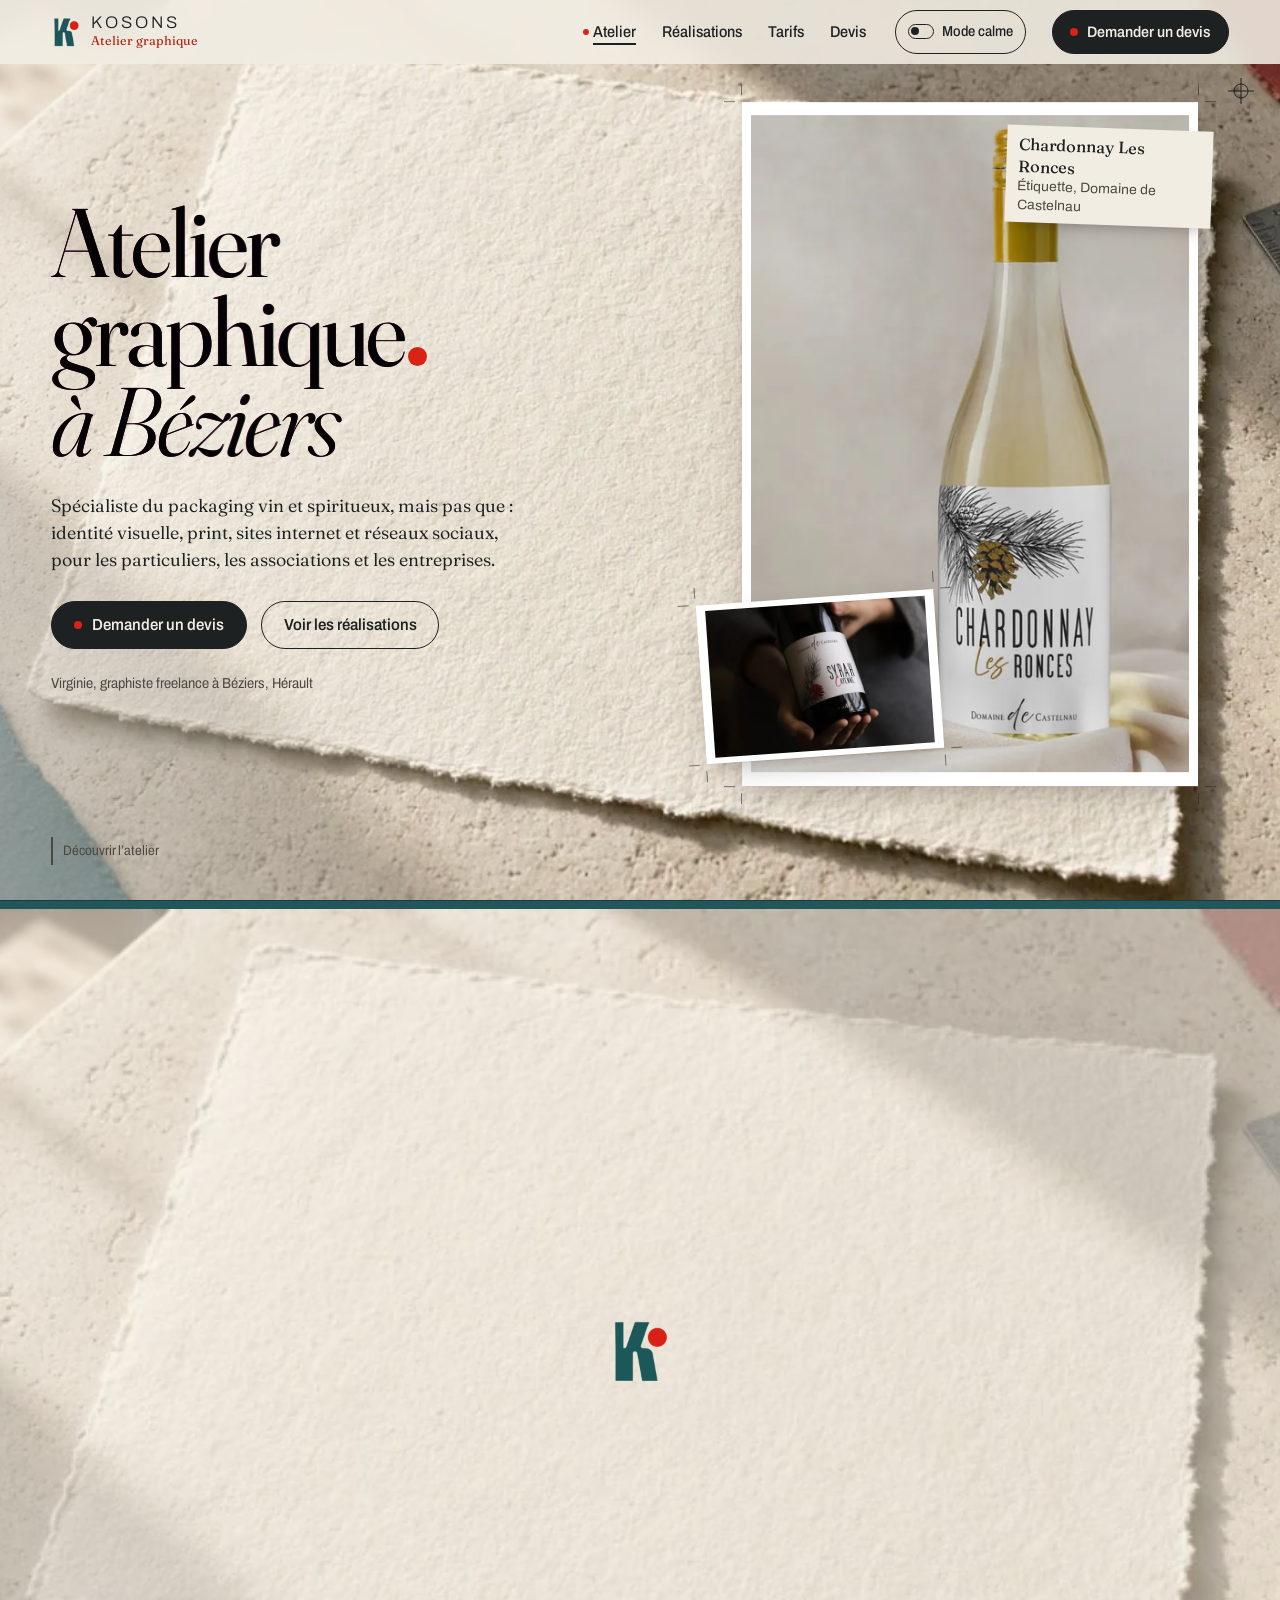
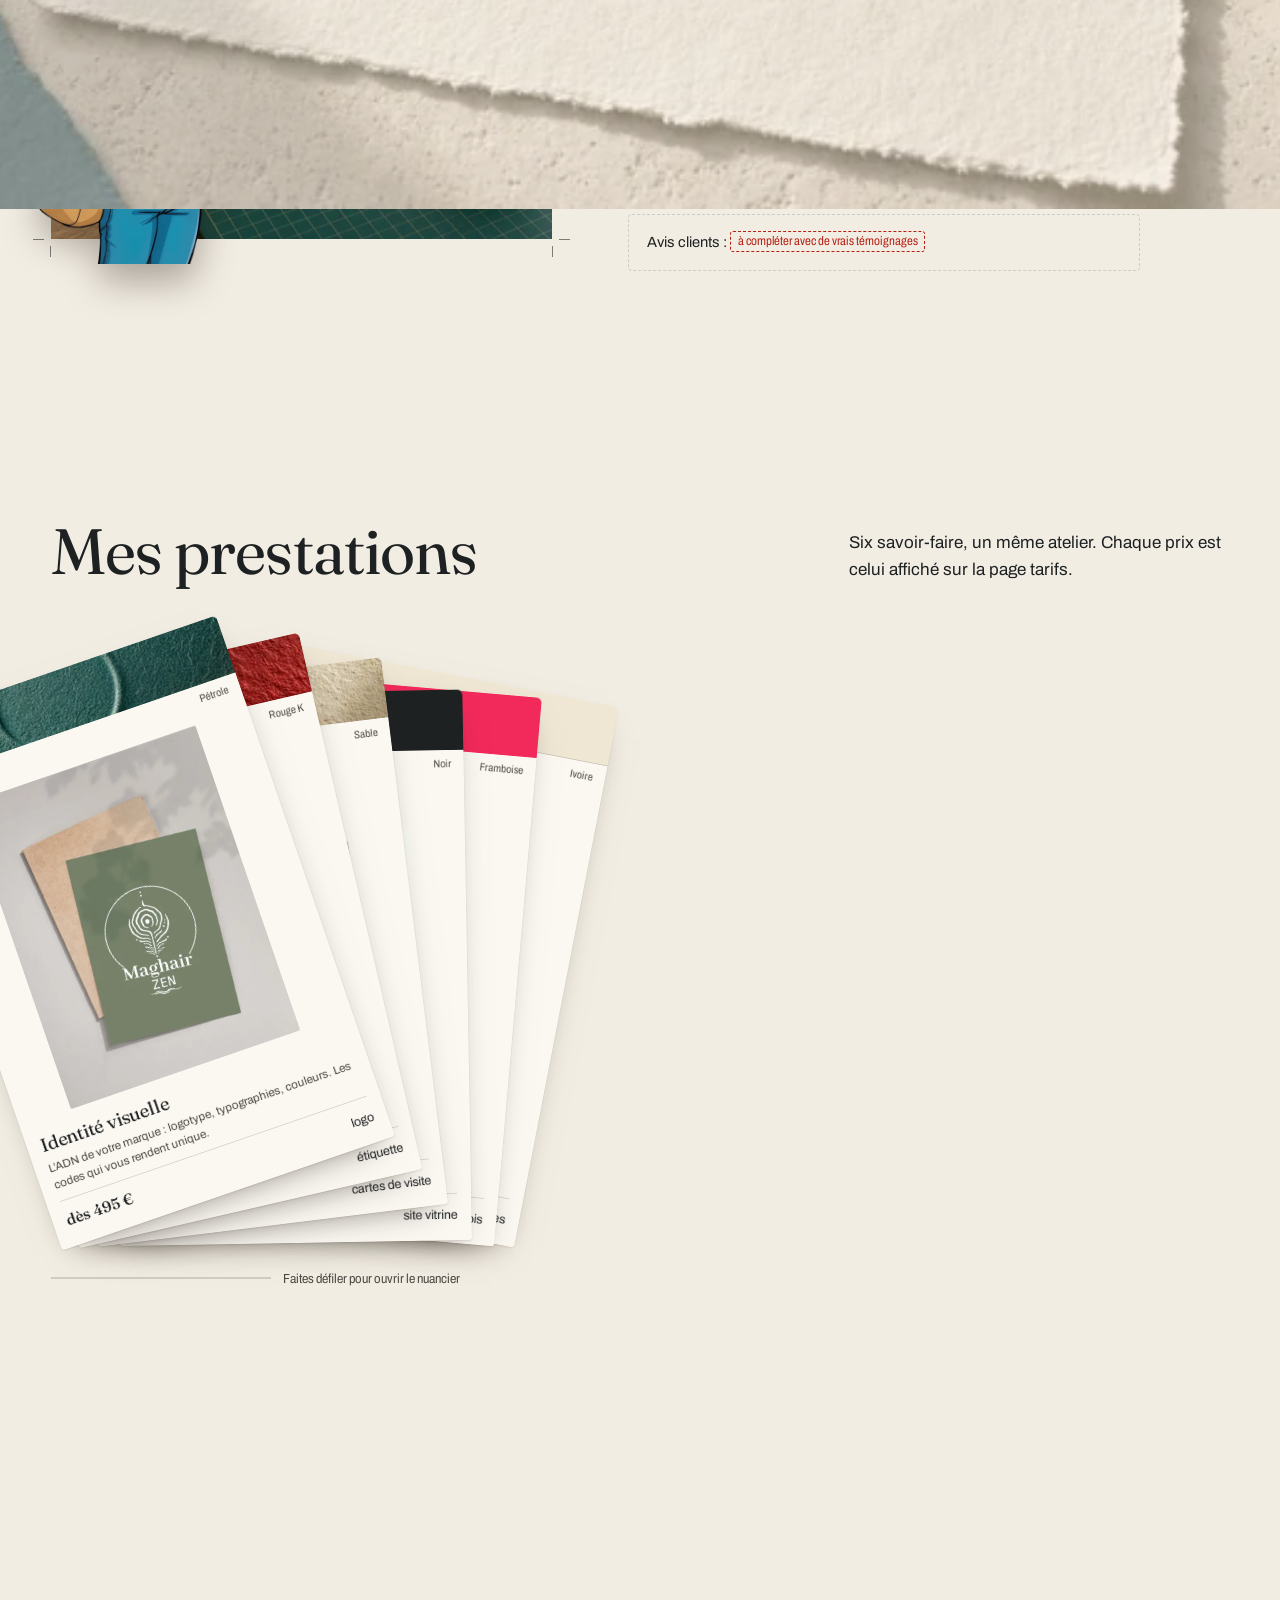
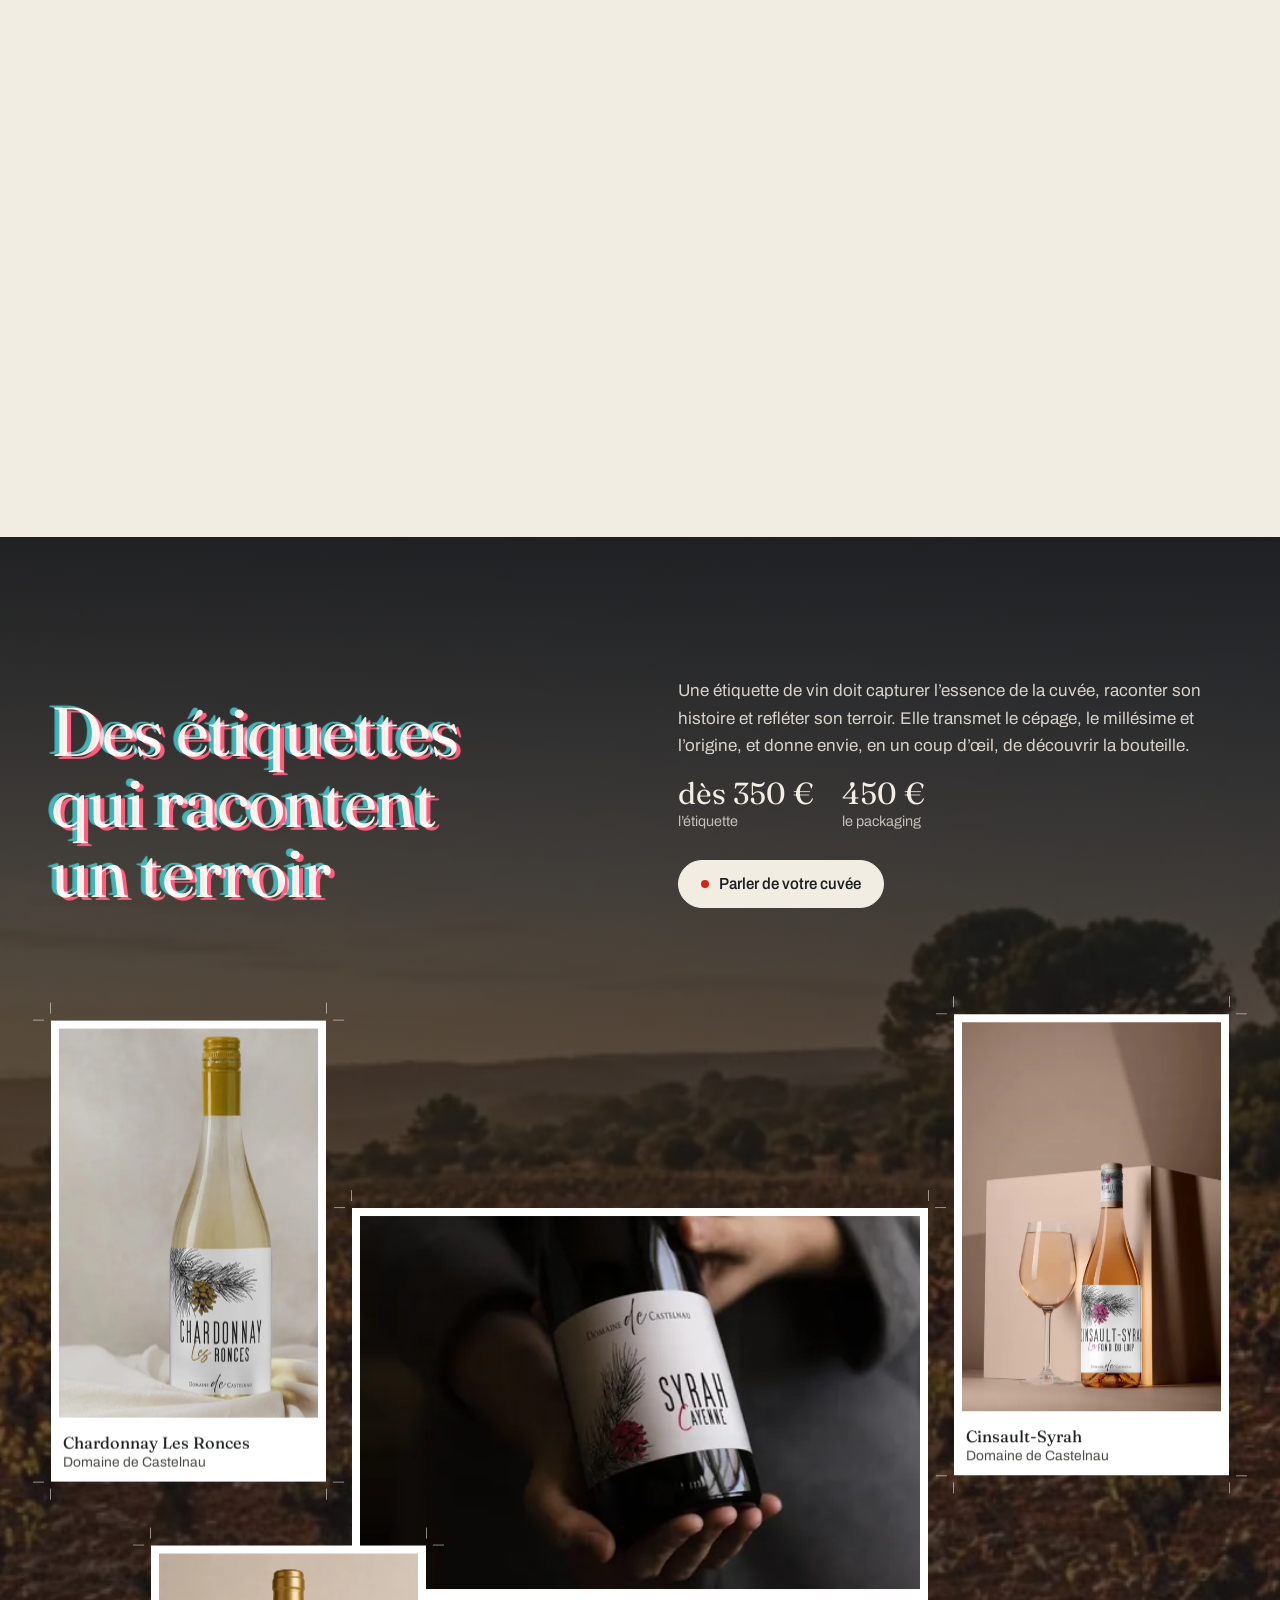
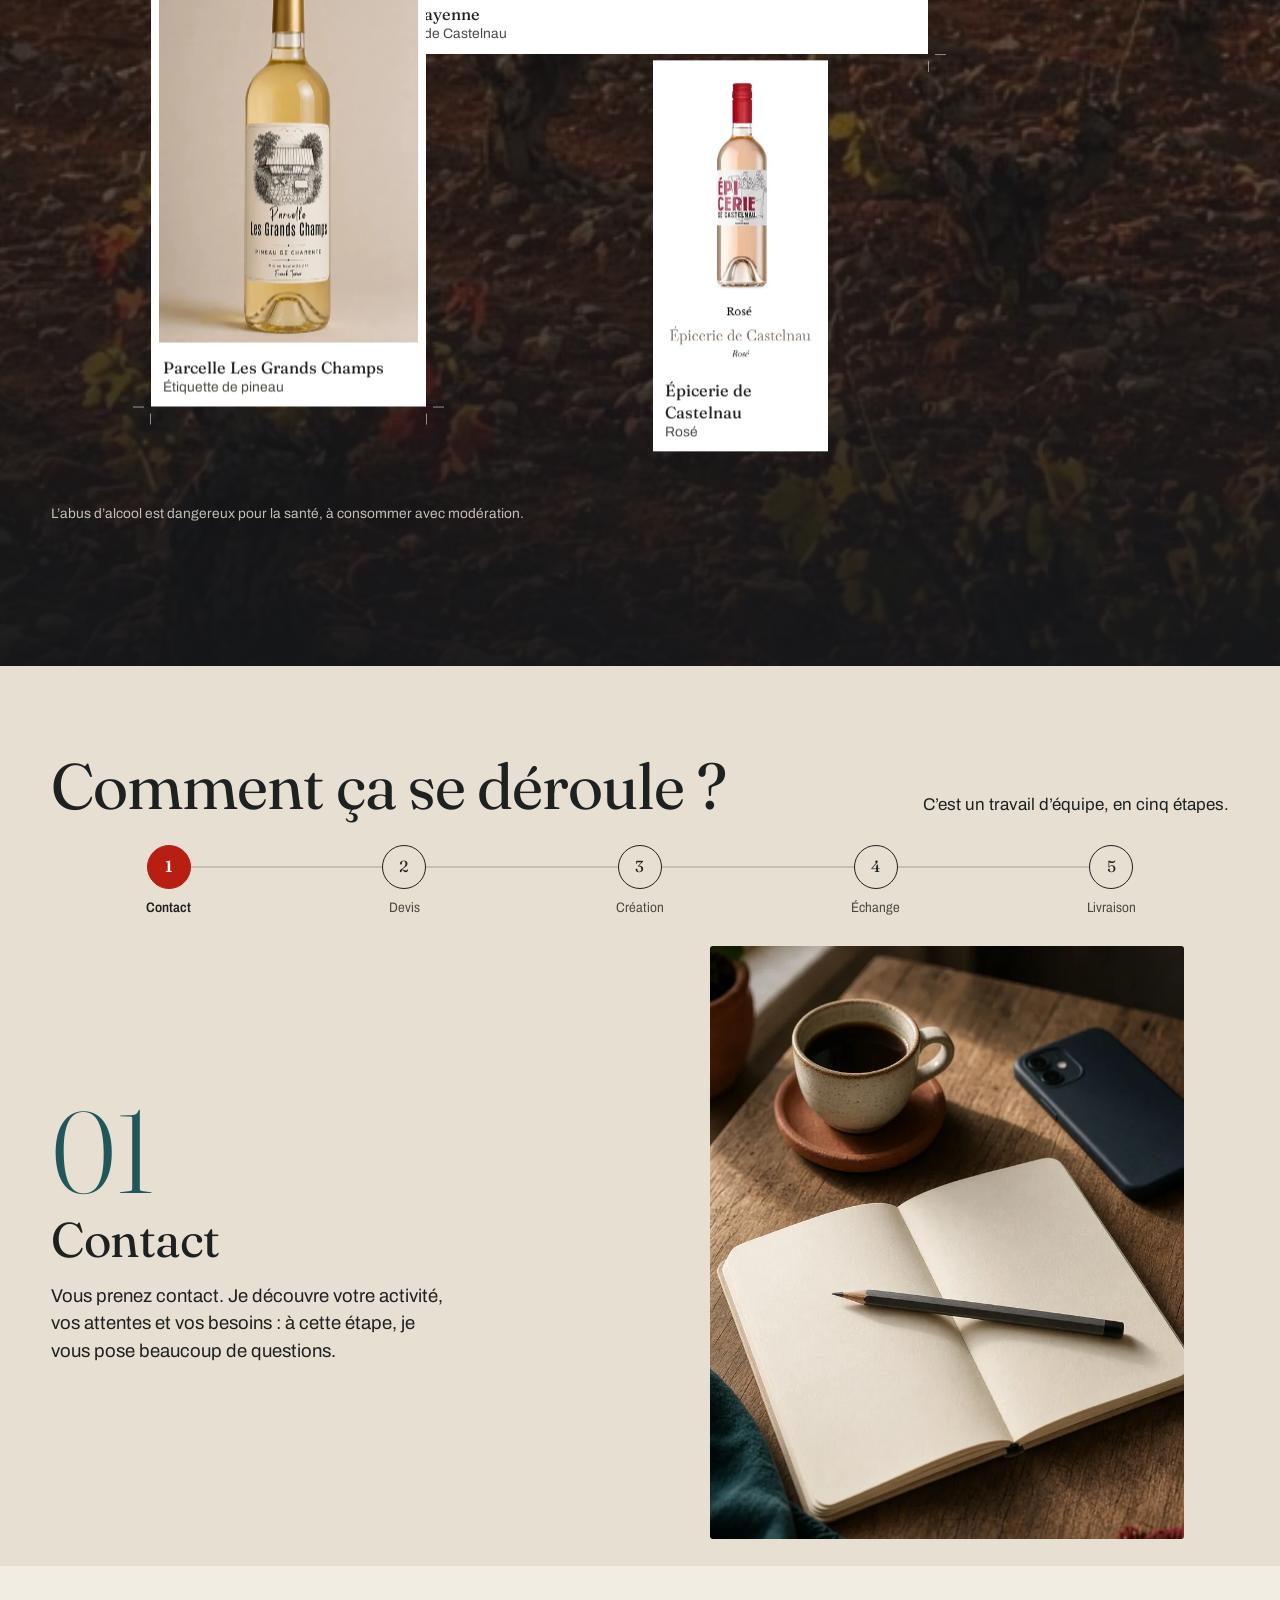
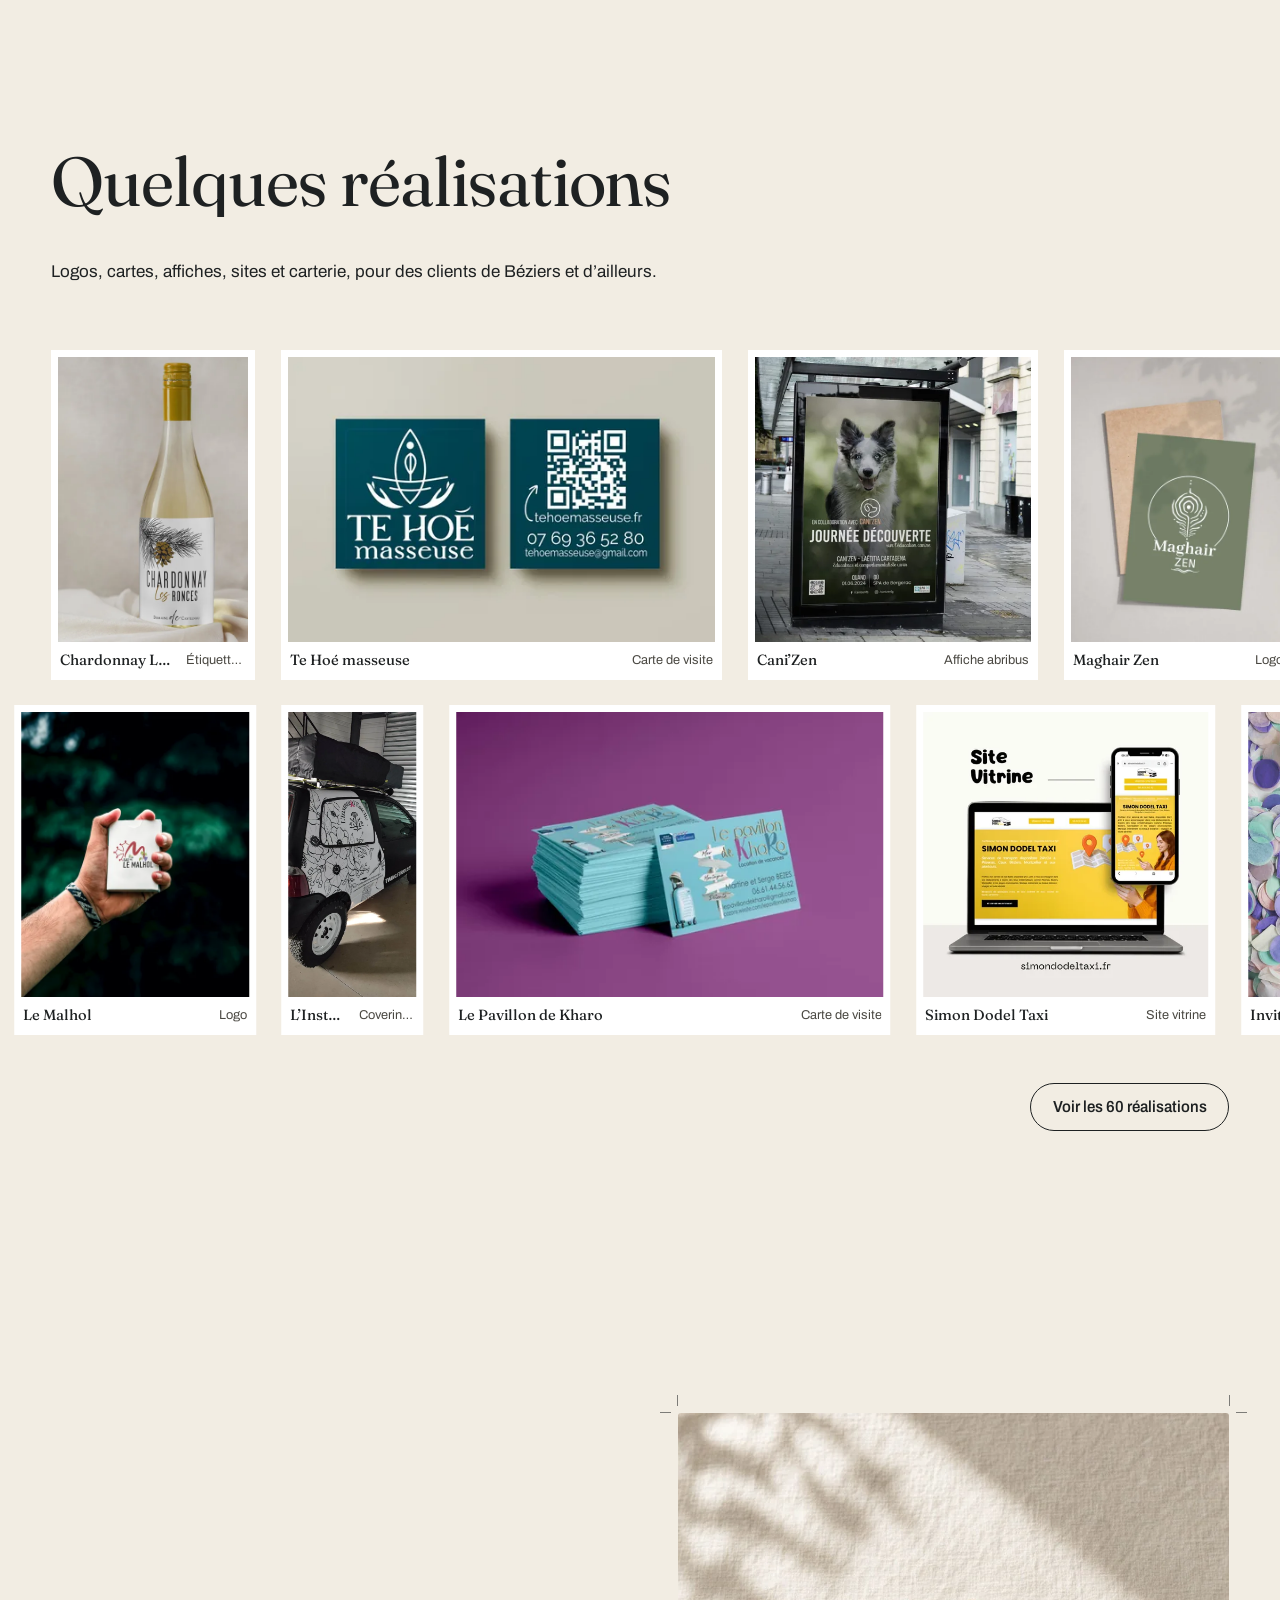
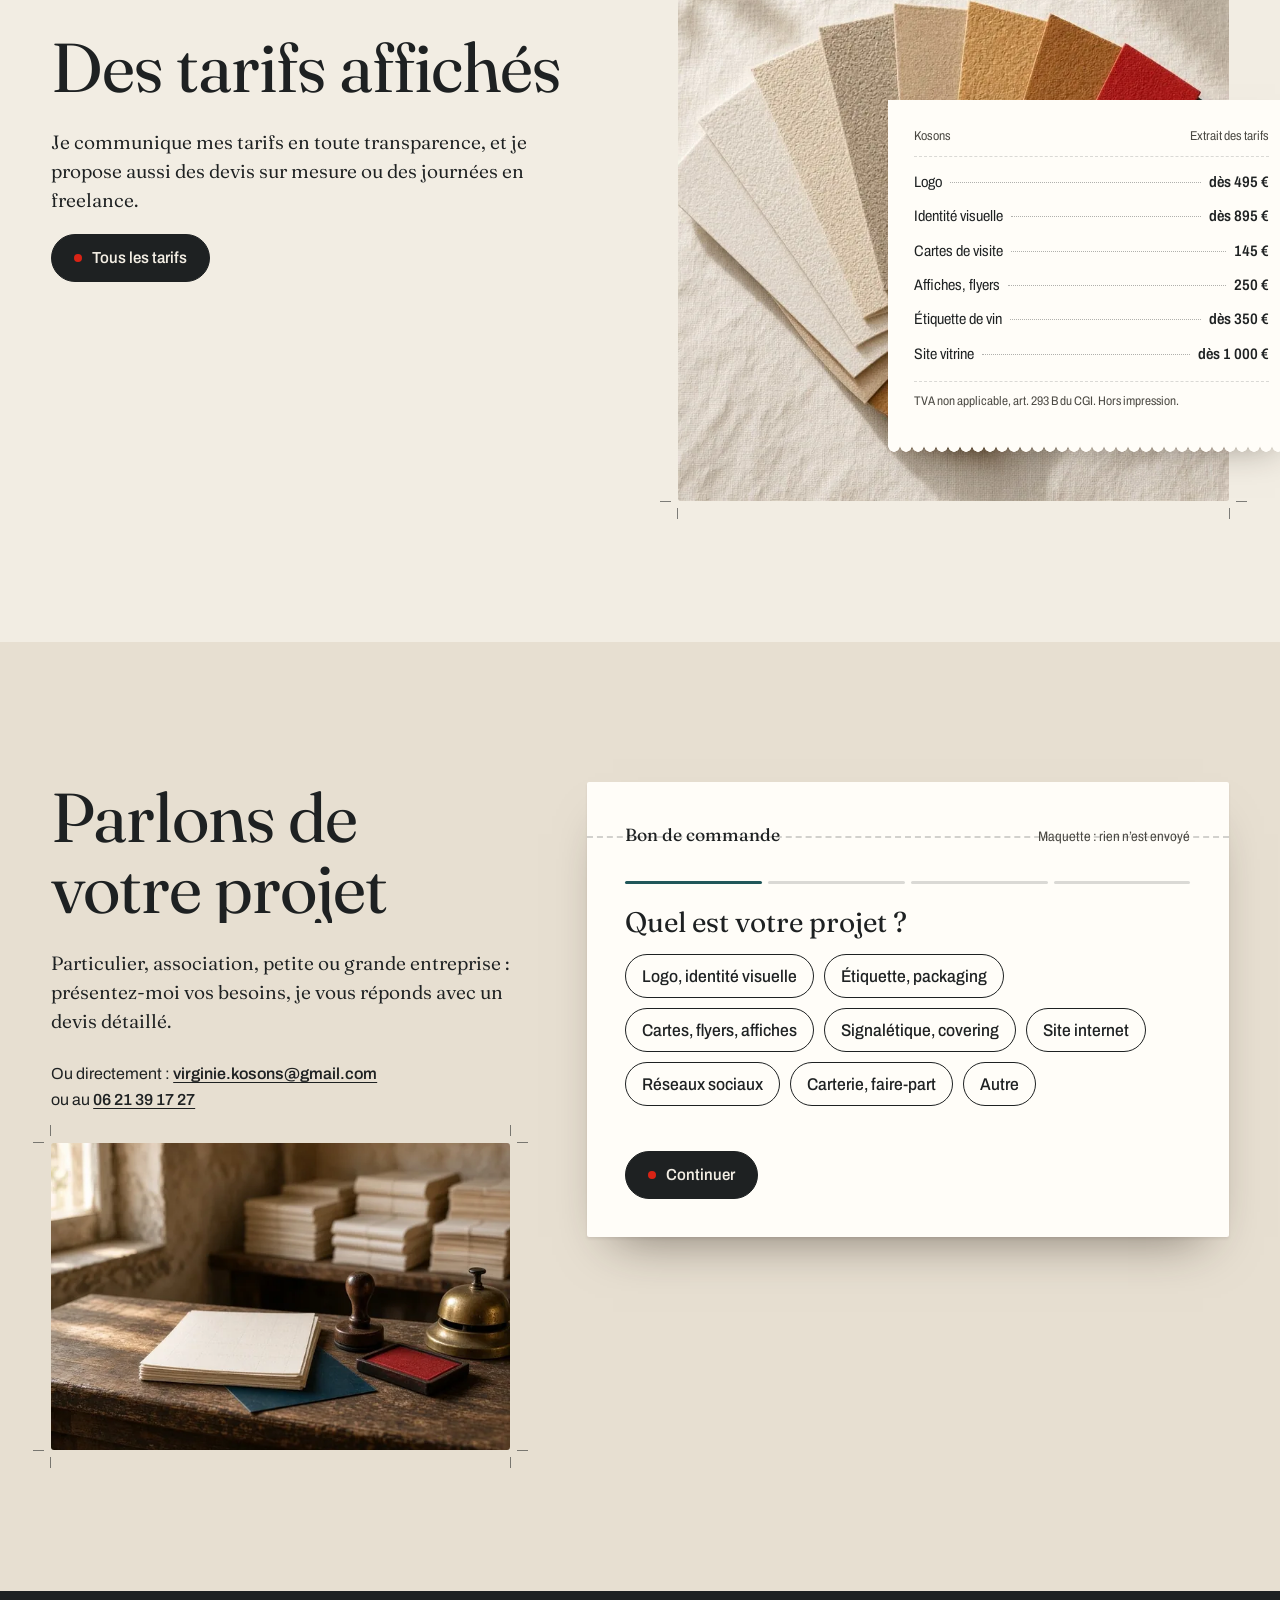
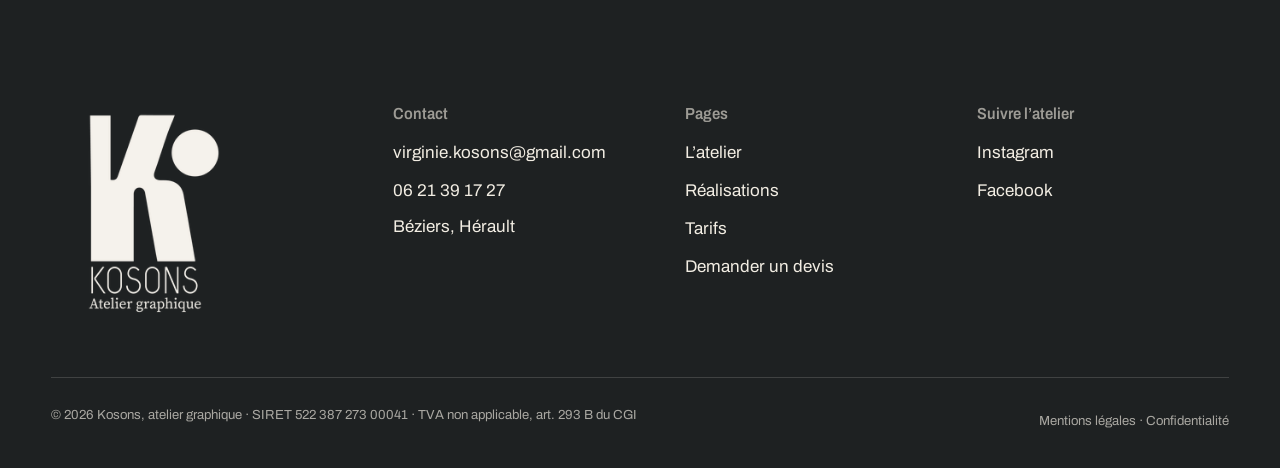
<file: index.html>
<!doctype html>
<html lang="fr" class="chargement">
<head>
<meta charset="utf-8">
<meta name="viewport" content="width=device-width, initial-scale=1, viewport-fit=cover">
<title>Kosons, atelier graphique à Béziers : étiquettes de vin, identité, print, web</title>
<meta name="description" content="Virginie, graphiste freelance à Béziers : étiquettes de vin et packaging, identité visuelle, print, sites internet et réseaux sociaux. Tarifs affichés, devis détaillé.">
<meta name="robots" content="noindex, nofollow">
<meta name="theme-color" content="#F2EDE3">
<meta property="og:type" content="website">
<meta property="og:locale" content="fr_FR">
<meta property="og:site_name" content="Kosons, atelier graphique">
<meta property="og:title" content="Kosons, atelier graphique à Béziers : étiquettes de vin, identité, print, web">
<meta property="og:description" content="Virginie, graphiste freelance à Béziers : étiquettes de vin et packaging, identité visuelle, print, sites internet et réseaux sociaux. Tarifs affichés, devis détaillé.">
<meta property="og:url" content="https://kosons-maquette.vercel.app/">
<meta property="og:image" content="https://kosons-maquette.vercel.app/assets/og/accueil.jpg">
<meta property="og:image:width" content="1200">
<meta property="og:image:height" content="630">
<meta property="og:image:alt" content="Kosons, atelier graphique à Béziers : étiquettes de vin, identité, print, web">
<meta name="twitter:card" content="summary_large_image">
<meta name="twitter:title" content="Kosons, atelier graphique à Béziers : étiquettes de vin, identité, print, web">
<meta name="twitter:description" content="Virginie, graphiste freelance à Béziers : étiquettes de vin et packaging, identité visuelle, print, sites internet et réseaux sociaux. Tarifs affichés, devis détaillé.">
<meta name="twitter:image" content="https://kosons-maquette.vercel.app/assets/og/accueil.jpg">
<link rel="icon" href="/favicon-32.png" sizes="32x32" type="image/png">
<link rel="icon" href="/icon-192.png" sizes="192x192" type="image/png">
<link rel="apple-touch-icon" href="/apple-touch-icon.png">
<link rel="preload" href="/assets/fonts/fraunces-opsz.woff2" as="font" type="font/woff2" crossorigin>
<link rel="preload" href="/assets/fonts/archivo-wdth.woff2" as="font" type="font/woff2" crossorigin>
<link rel="stylesheet" href="/assets/css/site.css?v=4">
<link rel="modulepreload" href="/assets/js/main.js?v=4">
<link rel="modulepreload" href="/assets/js/noyau.js?v=4">
<link rel="modulepreload" href="/assets/js/effets.js?v=4">
<link rel="modulepreload" href="/assets/js/accueil.js?v=4">
<script>
(function(){var d=document.documentElement,c=null;try{c=localStorage.getItem("kosons-calme")}catch(e){}
var calme=c==="1"||(c===null&&window.matchMedia&&matchMedia("(prefers-reduced-motion: reduce)").matches);if(calme)d.classList.add("calme");
try{if(!calme&&sessionStorage.getItem("kosons-rideau")==="1")d.classList.add("rideau-actif")}catch(e){}
setTimeout(function(){d.classList.remove("chargement")},2500);})();
</script>
</head>
<body data-page="accueil">
<a class="aller-contenu" href="#contenu">Aller au contenu</a>
<svg width="0" height="0" style="position:absolute" aria-hidden="true"><filter id="encre-irreguliere"><feTurbulence type="fractalNoise" baseFrequency=".9" numOctaves="2" seed="3"/><feDisplacementMap in="SourceGraphic" scale="3"/></filter></svg>
<header class="entete">
<a class="marque" href="/" aria-label="Kosons, atelier graphique, accueil"><img src="/assets/img/identite/k-96.webp" width="96" height="96" alt=""><span><b>KOSONS</b><i>Atelier graphique</i></span></a>
<nav class="nav" id="nav" aria-label="Navigation principale"><a href="/" aria-current="page">Atelier</a><a href="/realisations">Réalisations</a><a href="/tarifs">Tarifs</a><a href="/#devis">Devis</a><div class="nav-plus"><a class="bouton" href="/#devis"><span class="point" aria-hidden="true"></span>Demander un devis</a><p>virginie.kosons@gmail.com<br>06 21 39 17 27<br>Béziers, Hérault</p></div></nav>
<button class="bouton-calme" type="button" aria-pressed="false" title="Réduire les animations"><span class="interrupteur" aria-hidden="true"></span><span class="long">Mode calme</span><span class="court">Calme</span></button>
<a class="bouton aimant" href="/#devis"><span class="point" aria-hidden="true"></span>Demander un devis</a>
<button class="menu-bouton" type="button" aria-expanded="false" aria-controls="nav" aria-label="Ouvrir le menu"><span aria-hidden="true"></span></button>
</header>
<main id="contenu">

<section class="planche plein ouverture" id="ouverture" aria-labelledby="titre-ouverture">
<div class="ambiance" aria-hidden="true"><picture><source media="(max-aspect-ratio: 4/5)" srcset="/assets/img/ambiance/accueil-ouverture-papier-mobile-400.webp 400w, /assets/img/ambiance/accueil-ouverture-papier-mobile-661.webp 661w" sizes="100vw"><img src="/assets/img/ambiance/accueil-ouverture-papier-1168.webp" srcset="/assets/img/ambiance/accueil-ouverture-papier-640.webp 640w, /assets/img/ambiance/accueil-ouverture-papier-1168.webp 1168w" sizes="100vw" width="1168" height="661" alt="" loading="eager" decoding="async" fetchpriority="high"></picture></div>
<svg class="mire mire--1" viewBox="0 0 26 26" aria-hidden="true"><circle cx="13" cy="13" r="7"/><line x1="0" y1="13" x2="26" y2="13"/><line x1="13" y1="0" x2="13" y2="26"/></svg>
<div class="cadre">
<div class="texte">
<h1 class="titre-ouverture reperage" id="titre-ouverture" data-reperage><span class="ligne">Atelier</span><span class="ligne">graphique<span class="point-k" aria-hidden="true"></span></span><span class="ligne"><em>à Béziers</em></span></h1>
<p class="chapo" data-intro>Spécialiste du packaging vin et spiritueux, mais pas que : identité visuelle, print, sites internet et réseaux sociaux, pour les particuliers, les associations et les entreprises.</p>
<div class="actions" data-intro><a class="bouton aimant" href="#devis"><span class="point" aria-hidden="true"></span>Demander un devis</a><a class="bouton bouton--ligne aimant" href="/realisations"><span class="long-tel">Voir les réalisations</span><span class="court-tel">Réalisations</span></a></div>
<p class="signature" data-intro>Virginie, graphiste freelance à Béziers, Hérault</p>
</div>
<div class="tirages">
<figure class="tirage tirage--principal ombre-papier" data-coupe><img class="" src="/assets/img/r/chardonnay-les-ronces-960.webp" srcset="/assets/img/r/chardonnay-les-ronces-480.webp 480w, /assets/img/r/chardonnay-les-ronces-960.webp 960w, /assets/img/r/chardonnay-les-ronces-1365.webp 1365w" sizes="(max-width: 860px) 50vw, 32vw" width="1365" height="2048" alt="Chardonnay Les Ronces, étiquette de vin, Domaine de Castelnau" loading="eager" decoding="async" data-loupe="/assets/img/r/chardonnay-les-ronces-1365.webp" fetchpriority="high"><figcaption><b>Chardonnay Les Ronces</b><span>Étiquette, Domaine de Castelnau</span></figcaption></figure>
<figure class="tirage tirage--second ombre-papier" data-coupe><img class="" src="/assets/img/r/syrah-cayenne-960.webp" srcset="/assets/img/r/syrah-cayenne-480.webp 480w, /assets/img/r/syrah-cayenne-960.webp 960w, /assets/img/r/syrah-cayenne-1600.webp 1600w" sizes="(max-width: 860px) 40vw, 18vw" width="1600" height="1067" alt="Syrah Cayenne, étiquette de vin, Domaine de Castelnau" loading="eager" decoding="async" data-loupe="/assets/img/r/syrah-cayenne-1600.webp" ></figure>
</div>
<div class="pied-ouverture"><a class="defiler" href="#atelier"><span class="trait" aria-hidden="true"></span>Découvrir l’atelier</a></div>
</div>
</section>

<div class="ruban"><p class="sr-only">Savoir-faire : identité visuelle, étiquettes de vin, print, packaging, site internet, réseaux sociaux.</p><div class="ruban-piste" aria-hidden="true"><div class="ruban-groupe"><span class="ruban-mot">Identité visuelle</span><img class="ruban-vignette" src="/assets/img/r/maghair-zen-480.webp" width="1080" height="1440" alt="" loading="lazy" decoding="async"><span class="ruban-point" aria-hidden="true"></span><span class="ruban-mot">Étiquettes de vin</span><img class="ruban-vignette" src="/assets/img/r/chardonnay-les-ronces-480.webp" width="1365" height="2048" alt="" loading="lazy" decoding="async"><span class="ruban-point" aria-hidden="true"></span><span class="ruban-mot">Print</span><img class="ruban-vignette" src="/assets/img/r/te-hoe-480.webp" width="1600" height="1066" alt="" loading="lazy" decoding="async"><span class="ruban-point" aria-hidden="true"></span><span class="ruban-mot">Packaging</span><img class="ruban-vignette" src="/assets/img/r/pineau-les-grands-champs-480.webp" width="1024" height="1536" alt="" loading="lazy" decoding="async"><span class="ruban-point" aria-hidden="true"></span><span class="ruban-mot">Site internet</span><img class="ruban-vignette" src="/assets/img/r/vmg-bois-site-480.webp" width="1080" height="1080" alt="" loading="lazy" decoding="async"><span class="ruban-point" aria-hidden="true"></span><span class="ruban-mot">Réseaux sociaux</span><img class="ruban-vignette" src="/assets/img/r/canizen-reseaux-480.webp" width="1000" height="667" alt="" loading="lazy" decoding="async"><span class="ruban-point" aria-hidden="true"></span></div><div class="ruban-groupe"><span class="ruban-mot">Identité visuelle</span><img class="ruban-vignette" src="/assets/img/r/maghair-zen-480.webp" width="1080" height="1440" alt="" loading="lazy" decoding="async"><span class="ruban-point" aria-hidden="true"></span><span class="ruban-mot">Étiquettes de vin</span><img class="ruban-vignette" src="/assets/img/r/chardonnay-les-ronces-480.webp" width="1365" height="2048" alt="" loading="lazy" decoding="async"><span class="ruban-point" aria-hidden="true"></span><span class="ruban-mot">Print</span><img class="ruban-vignette" src="/assets/img/r/te-hoe-480.webp" width="1600" height="1066" alt="" loading="lazy" decoding="async"><span class="ruban-point" aria-hidden="true"></span><span class="ruban-mot">Packaging</span><img class="ruban-vignette" src="/assets/img/r/pineau-les-grands-champs-480.webp" width="1024" height="1536" alt="" loading="lazy" decoding="async"><span class="ruban-point" aria-hidden="true"></span><span class="ruban-mot">Site internet</span><img class="ruban-vignette" src="/assets/img/r/vmg-bois-site-480.webp" width="1080" height="1080" alt="" loading="lazy" decoding="async"><span class="ruban-point" aria-hidden="true"></span><span class="ruban-mot">Réseaux sociaux</span><img class="ruban-vignette" src="/assets/img/r/canizen-reseaux-480.webp" width="1000" height="667" alt="" loading="lazy" decoding="async"><span class="ruban-point" aria-hidden="true"></span></div></div></div>

<section class="planche atelier" id="atelier" aria-labelledby="titre-atelier">
<div class="cadre">
<div class="scene" data-coupe>
<div class="table"><img class="" src="/assets/img/ambiance/accueil-atelier-table-784.webp" srcset="/assets/img/ambiance/accueil-atelier-table-400.webp 400w, /assets/img/ambiance/accueil-atelier-table-784.webp 784w" sizes="(max-width: 860px) 88vw, 40vw" width="784" height="980" alt="Un bureau de graphiste au soleil : carnets, crayons, nuanciers pétrole et rouge, loupe" loading="lazy" decoding="async"></div>
<img class="avatar" src="/assets/img/identite/avatar-virginie-480.webp" srcset="/assets/img/identite/avatar-virginie-480.webp 480w, /assets/img/identite/avatar-virginie-960.webp 960w" sizes="(max-width: 860px) 40vw, 18vw" width="1017" height="2048" alt="Virginie, illustrée en graphiste : lunettes, t-shirt rouge, carnet Kosons sous le bras" loading="lazy">
<div class="tampon tampon-atelier" aria-hidden="true" style=""><svg viewBox="0 0 120 120"><defs><path id="anneau-6" d="M60,60 m-44,0 a44,44 0 1,1 88,0 a44,44 0 1,1 -88,0"/></defs>
<circle cx="60" cy="60" r="56" stroke-width="2.5"/><circle cx="60" cy="60" r="34" stroke-width="1.5"/>
<text font-size="9.6" letter-spacing="1.6"><textPath href="#anneau-6">ATELIER GRAPHIQUE · BÉZIERS · HÉRAULT · </textPath></text>
<text x="60" y="66" text-anchor="middle" font-size="22">K</text></svg></div>
</div>
<div>
<h2 id="titre-atelier" data-lignes>Chaque projet mérite une attention particulière</h2>
<p class="chapo" data-rouleau>Kosons, c’est l’atelier graphique de Virginie, graphiste freelance à Béziers.</p>
<p data-rouleau>Logo, étiquette de vin, carte de visite, site vitrine ou publications pour vos réseaux : je m’occupe de votre projet de A à Z, jusqu’à l’impression de vos supports, avec des imprimeurs partenaires choisis au juste prix. Forte de plusieurs années d’expérience dans le domaine viticole, je mets ce savoir-faire au service de vos cuvées.</p>
<dl class="compteurs">
<div><dt>réalisations en ligne</dt><dd><span class="sr-only">60</span><span data-compte="60" aria-hidden="true">60</span></dd></div>
<div><dt>étapes, du premier appel au fichier final</dt><dd><span class="sr-only">5</span><span data-compte="5" aria-hidden="true">5</span></dd></div>
<div><dt>de l’heure, ou 250 € la journée</dt><dd><span class="sr-only">45</span><span data-compte="45" aria-hidden="true">45</span> €</dd></div>
</dl>
<p class="avis">Avis clients : <span class="a-completer">à compléter avec de vrais témoignages</span></p>
</div>
</div>
</section>

<section class="section nuancier" id="prestations" aria-labelledby="titre-prestations">
<div class="cadre">
<div class="nuancier-intro planche-marge"><h2 id="titre-prestations">Mes prestations</h2><p>Six savoir-faire, un même atelier. Chaque prix est celui affiché sur la page tarifs.</p></div>
<div class="nuancier-fenetre"><div class="nuancier-piste"><a class="lame lame--petrole" href="/tarifs#identite">
<div class="lame-puce" aria-hidden="true"><img class="" src="/assets/img/ambiance/prestations-texture-petrole-784.webp" srcset="/assets/img/ambiance/prestations-texture-petrole-400.webp 400w, /assets/img/ambiance/prestations-texture-petrole-784.webp 784w" sizes="(max-width: 760px) 76vw, 22vw" width="784" height="980" alt="" loading="lazy" decoding="async"></div>
<div class="lame-ref" aria-hidden="true"><b>Kosons 21575A</b><span>Pétrole</span></div>
<div class="lame-visuel"><img class="" src="/assets/img/r/maghair-zen-960.webp" srcset="/assets/img/r/maghair-zen-480.webp 480w, /assets/img/r/maghair-zen-960.webp 960w, /assets/img/r/maghair-zen-1080.webp 1080w" sizes="(max-width: 760px) 70vw, 22vw" width="1080" height="1440" alt="Maghair Zen, logo" loading="lazy" decoding="async" ></div>
<div class="lame-texte"><h3>Identité visuelle</h3><p class="p">L’ADN de votre marque : logotype, typographies, couleurs. Les codes qui vous rendent unique.</p><div class="lame-prix"><strong>dès 495 €</strong><span>logo</span></div></div>
</a><a class="lame lame--rouge" href="/tarifs#packaging">
<div class="lame-puce" aria-hidden="true"><img class="" src="/assets/img/ambiance/prestations-texture-rouge-784.webp" srcset="/assets/img/ambiance/prestations-texture-rouge-400.webp 400w, /assets/img/ambiance/prestations-texture-rouge-784.webp 784w" sizes="(max-width: 760px) 76vw, 22vw" width="784" height="980" alt="" loading="lazy" decoding="async"></div>
<div class="lame-ref" aria-hidden="true"><b>Kosons D92315</b><span>Rouge K</span></div>
<div class="lame-visuel"><img class="" src="/assets/img/r/pineau-les-grands-champs-960.webp" srcset="/assets/img/r/pineau-les-grands-champs-480.webp 480w, /assets/img/r/pineau-les-grands-champs-960.webp 960w, /assets/img/r/pineau-les-grands-champs-1024.webp 1024w" sizes="(max-width: 760px) 70vw, 22vw" width="1024" height="1536" alt="Parcelle Les Grands Champs, étiquette de pineau" loading="lazy" decoding="async" ></div>
<div class="lame-texte"><h3>Étiquettes & packaging</h3><p class="p">Une étiquette qui raconte le terroir et attire l’œil en rayon : cépage, millésime, origine.</p><div class="lame-prix"><strong>dès 350 €</strong><span>étiquette</span></div></div>
</a><a class="lame lame--sable" href="/tarifs#print">
<div class="lame-puce" aria-hidden="true"><img class="" src="/assets/img/ambiance/prestations-texture-sable-784.webp" srcset="/assets/img/ambiance/prestations-texture-sable-400.webp 400w, /assets/img/ambiance/prestations-texture-sable-784.webp 784w" sizes="(max-width: 760px) 76vw, 22vw" width="784" height="980" alt="" loading="lazy" decoding="async"></div>
<div class="lame-ref" aria-hidden="true"><b>Kosons CDAE7C</b><span>Sable</span></div>
<div class="lame-visuel"><img class="" src="/assets/img/r/te-hoe-960.webp" srcset="/assets/img/r/te-hoe-480.webp 480w, /assets/img/r/te-hoe-960.webp 960w, /assets/img/r/te-hoe-1600.webp 1600w" sizes="(max-width: 760px) 70vw, 22vw" width="1600" height="1066" alt="Te Hoé masseuse, carte de visite" loading="lazy" decoding="async" ></div>
<div class="lame-texte"><h3>Supports imprimés</h3><p class="p">Cartes de visite, flyers, plaquettes, carterie : le papier reste ce qu’on garde en main.</p><div class="lame-prix"><strong>dès 145 €</strong><span>cartes de visite</span></div></div>
</a><a class="lame lame--encre" href="/tarifs#web">
<div class="lame-puce" aria-hidden="true"></div>
<div class="lame-ref" aria-hidden="true"><b>Kosons 1E2122</b><span>Noir</span></div>
<div class="lame-visuel"><img class="" src="/assets/img/r/vmg-bois-site-960.webp" srcset="/assets/img/r/vmg-bois-site-480.webp 480w, /assets/img/r/vmg-bois-site-960.webp 960w, /assets/img/r/vmg-bois-site-1080.webp 1080w" sizes="(max-width: 760px) 70vw, 22vw" width="1080" height="1080" alt="VMG Bois, site vitrine" loading="lazy" decoding="async" ></div>
<div class="lame-texte"><h3>Site internet</h3><p class="p">Un site vitrine clair, visible 24 h/24, avec un référencement naturel de base.</p><div class="lame-prix"><strong>dès 1 000 €</strong><span>site vitrine</span></div></div>
</a><a class="lame lame--magenta" href="/tarifs#web">
<div class="lame-puce" aria-hidden="true"></div>
<div class="lame-ref" aria-hidden="true"><b>Kosons F2295B</b><span>Framboise</span></div>
<div class="lame-visuel"><img class="" src="/assets/img/r/maghair-zen-reseaux-960.webp" srcset="/assets/img/r/maghair-zen-reseaux-480.webp 480w, /assets/img/r/maghair-zen-reseaux-960.webp 960w, /assets/img/r/maghair-zen-reseaux-1080.webp 1080w" sizes="(max-width: 760px) 70vw, 22vw" width="1080" height="1920" alt="Maghair Zen, réseaux sociaux" loading="lazy" decoding="async" ></div>
<div class="lame-texte"><h3>Réseaux sociaux</h3><p class="p">Posts, stories, bannières et newsletters pour faire vivre votre marque chaque mois.</p><div class="lame-prix"><strong>dès 500 €</strong><span>par mois</span></div></div>
</a><a class="lame lame--ivoire" href="/tarifs#print">
<div class="lame-puce" aria-hidden="true"></div>
<div class="lame-ref" aria-hidden="true"><b>Kosons F2EDE3</b><span>Ivoire</span></div>
<div class="lame-visuel"><img class="" src="/assets/img/r/estelle-covering-900.webp" srcset="/assets/img/r/estelle-covering-480.webp 480w, /assets/img/r/estelle-covering-900.webp 900w" sizes="(max-width: 760px) 70vw, 22vw" width="900" height="2000" alt="L’Instant d’Estelle, covering de véhicule" loading="lazy" decoding="async" ></div>
<div class="lame-texte"><h3>Les petits +</h3><p class="p">Signalétique, kakemono, covering de véhicule, goodies : visible partout où vous êtes.</p><div class="lame-prix"><strong>dès 175 €</strong><span>goodies</span></div></div>
</a></div></div>
<div class="nuancier-indicateur" aria-hidden="true"><span class="jauge"><i></i></span><span>Faites défiler pour ouvrir le nuancier</span></div>
</div>
</section>

<section class="planche vins" id="vins" aria-labelledby="titre-vins">
<div class="ambiance" aria-hidden="true"><picture><source media="(max-aspect-ratio: 4/5)" srcset="/assets/img/ambiance/vin-vignes-herault-mobile-400.webp 400w, /assets/img/ambiance/vin-vignes-herault-mobile-661.webp 661w" sizes="100vw"><img src="/assets/img/ambiance/vin-vignes-herault-1168.webp" srcset="/assets/img/ambiance/vin-vignes-herault-640.webp 640w, /assets/img/ambiance/vin-vignes-herault-1168.webp 1168w" sizes="100vw" width="1168" height="661" alt="" loading="lazy" decoding="async"></picture></div>
<div class="cadre sur-sombre">
<div class="vins-tete">
<h2 id="titre-vins" class="reperage" data-reperage>Des étiquettes qui racontent un terroir</h2>
<div>
<p data-rouleau>Une étiquette de vin doit capturer l’essence de la cuvée, raconter son histoire et refléter son terroir. Elle transmet le cépage, le millésime et l’origine, et donne envie, en un coup d’œil, de découvrir la bouteille.</p>
<div class="prix-vin"><div><strong>dès 350 €</strong>l’étiquette</div><div><strong>450 €</strong>le packaging</div></div>
<a class="bouton bouton--clair aimant" href="#devis"><span class="point" aria-hidden="true"></span>Parler de votre cuvée</a>
</div>
</div>
<div class="cave"><figure class="tirage" data-coupe data-profondeur><img class="" src="/assets/img/r/chardonnay-les-ronces-960.webp" srcset="/assets/img/r/chardonnay-les-ronces-480.webp 480w, /assets/img/r/chardonnay-les-ronces-960.webp 960w, /assets/img/r/chardonnay-les-ronces-1365.webp 1365w" sizes="(max-width: 860px) 45vw, 22vw" width="1365" height="2048" alt="Chardonnay Les Ronces, étiquette de vin, Domaine de Castelnau" loading="lazy" decoding="async" data-loupe="/assets/img/r/chardonnay-les-ronces-1365.webp" ><figcaption><b>Chardonnay Les Ronces</b><span>Domaine de Castelnau</span></figcaption></figure><figure class="tirage" data-coupe data-profondeur><img class="" src="/assets/img/r/cinsault-syrah-960.webp" srcset="/assets/img/r/cinsault-syrah-480.webp 480w, /assets/img/r/cinsault-syrah-960.webp 960w, /assets/img/r/cinsault-syrah-1366.webp 1366w" sizes="(max-width: 860px) 45vw, 22vw" width="1366" height="2048" alt="Cinsault-Syrah, étiquette de vin, Domaine de Castelnau" loading="lazy" decoding="async" data-loupe="/assets/img/r/cinsault-syrah-1366.webp" ><figcaption><b>Cinsault-Syrah</b><span>Domaine de Castelnau</span></figcaption></figure><figure class="tirage" data-coupe data-profondeur><img class="" src="/assets/img/r/syrah-cayenne-960.webp" srcset="/assets/img/r/syrah-cayenne-480.webp 480w, /assets/img/r/syrah-cayenne-960.webp 960w, /assets/img/r/syrah-cayenne-1600.webp 1600w" sizes="(max-width: 860px) 45vw, 22vw" width="1600" height="1067" alt="Syrah Cayenne, étiquette de vin, Domaine de Castelnau" loading="lazy" decoding="async" data-loupe="/assets/img/r/syrah-cayenne-1600.webp" ><figcaption><b>Syrah Cayenne</b><span>Domaine de Castelnau</span></figcaption></figure><figure class="tirage" data-coupe data-profondeur><img class="" src="/assets/img/r/pineau-les-grands-champs-960.webp" srcset="/assets/img/r/pineau-les-grands-champs-480.webp 480w, /assets/img/r/pineau-les-grands-champs-960.webp 960w, /assets/img/r/pineau-les-grands-champs-1024.webp 1024w" sizes="(max-width: 860px) 45vw, 22vw" width="1024" height="1536" alt="Parcelle Les Grands Champs, étiquette de pineau" loading="lazy" decoding="async" data-loupe="/assets/img/r/pineau-les-grands-champs-1024.webp" ><figcaption><b>Parcelle Les Grands Champs</b><span>Étiquette de pineau</span></figcaption></figure><figure class="tirage petite-etiquette" data-profondeur><img class="" src="/assets/img/r/epicerie-de-castelnau-277.webp" srcset="/assets/img/r/epicerie-de-castelnau-277.webp 277w" sizes="120px" width="277" height="517" alt="Épicerie de Castelnau, étiquette de rosé" loading="lazy" decoding="async" data-loupe="/assets/img/r/epicerie-de-castelnau-277.webp" ><figcaption><b>Épicerie de Castelnau</b><span>Rosé</span></figcaption></figure></div>
<p class="sante">L’abus d’alcool est dangereux pour la santé, à consommer avec modération.</p>
</div>
</section>

<section class="section methode" id="methode" aria-labelledby="titre-methode">
<div class="cadre">
<div class="methode-intro"><h2 id="titre-methode">Comment ça se déroule ?</h2><p>C’est un travail d’équipe, en cinq étapes.</p></div>
<div class="presse"><span class="trace" aria-hidden="true"></span><button class="station" type="button" data-i="0" aria-label="Aller à l’étape 1 : Contact"><span class="rond" aria-hidden="true">1</span><span aria-hidden="true">Contact</span></button><button class="station" type="button" data-i="1" aria-label="Aller à l’étape 2 : Devis"><span class="rond" aria-hidden="true">2</span><span aria-hidden="true">Devis</span></button><button class="station" type="button" data-i="2" aria-label="Aller à l’étape 3 : Création"><span class="rond" aria-hidden="true">3</span><span aria-hidden="true">Création</span></button><button class="station" type="button" data-i="3" aria-label="Aller à l’étape 4 : Échange"><span class="rond" aria-hidden="true">4</span><span aria-hidden="true">Échange</span></button><button class="station" type="button" data-i="4" aria-label="Aller à l’étape 5 : Livraison"><span class="rond" aria-hidden="true">5</span><span aria-hidden="true">Livraison</span></button></div>
<div class="etapes"><article class="etape" data-i="0">
<div class="etape-texte"><span class="num" aria-hidden="true">01</span><h3><span class="sr-only">Étape 1 : </span>Contact</h3><p>Vous prenez contact. Je découvre votre activité, vos attentes et vos besoins : à cette étape, je vous pose beaucoup de questions.</p></div>
<figure class="etape-image tirage"><img class="" src="/assets/img/ambiance/methode-1-contact-784.webp" srcset="/assets/img/ambiance/methode-1-contact-400.webp 400w, /assets/img/ambiance/methode-1-contact-784.webp 784w" sizes="(max-width: 760px) 78vw, 40vw" width="784" height="980" alt="Un carnet ouvert, un crayon et une tasse de café sur un bureau en bois" loading="lazy" decoding="async"><div class="tampon tampon-etape" aria-hidden="true" style=""><svg viewBox="0 0 120 120"><defs><path id="anneau-1" d="M60,60 m-44,0 a44,44 0 1,1 88,0 a44,44 0 1,1 -88,0"/></defs>
<circle cx="60" cy="60" r="56" stroke-width="2.5"/><circle cx="60" cy="60" r="34" stroke-width="1.5"/>
<text font-size="9.6" letter-spacing="1.6"><textPath href="#anneau-1">ÉTAPE VALIDÉE · KOSONS · BÉZIERS · </textPath></text>
<text x="60" y="66" text-anchor="middle" font-size="22">01</text></svg></div></figure>
</article><article class="etape" data-i="1">
<div class="etape-texte"><span class="num" aria-hidden="true">02</span><h3><span class="sr-only">Étape 2 : </span>Devis</h3><p>Après notre échange, je vous envoie un devis détaillé des prestations. Une fois le devis validé et signé, je commence à travailler sur votre projet.</p></div>
<figure class="etape-image tirage"><img class="" src="/assets/img/ambiance/methode-2-devis-784.webp" srcset="/assets/img/ambiance/methode-2-devis-400.webp 400w, /assets/img/ambiance/methode-2-devis-784.webp 784w" sizes="(max-width: 760px) 78vw, 40vw" width="784" height="980" alt="Un bon de commande vierge, un tampon et un encreur rouge" loading="lazy" decoding="async"><div class="tampon tampon-etape" aria-hidden="true" style=""><svg viewBox="0 0 120 120"><defs><path id="anneau-2" d="M60,60 m-44,0 a44,44 0 1,1 88,0 a44,44 0 1,1 -88,0"/></defs>
<circle cx="60" cy="60" r="56" stroke-width="2.5"/><circle cx="60" cy="60" r="34" stroke-width="1.5"/>
<text font-size="9.6" letter-spacing="1.6"><textPath href="#anneau-2">ÉTAPE VALIDÉE · KOSONS · BÉZIERS · </textPath></text>
<text x="60" y="66" text-anchor="middle" font-size="22">02</text></svg></div></figure>
</article><article class="etape" data-i="2">
<div class="etape-texte"><span class="num" aria-hidden="true">03</span><h3><span class="sr-only">Étape 3 : </span>Création</h3><p>Tout commence avec vos textes, vos images et vos informations. Je lance la création, et nous échangeons régulièrement pour avancer sans à-coups.</p></div>
<figure class="etape-image tirage"><img class="" src="/assets/img/ambiance/methode-3-creation-784.webp" srcset="/assets/img/ambiance/methode-3-creation-400.webp 400w, /assets/img/ambiance/methode-3-creation-784.webp 784w" sizes="(max-width: 760px) 78vw, 40vw" width="784" height="980" alt="Des calques couverts de croquis et des nuanciers pétrole et rouge" loading="lazy" decoding="async"><div class="tampon tampon-etape" aria-hidden="true" style=""><svg viewBox="0 0 120 120"><defs><path id="anneau-3" d="M60,60 m-44,0 a44,44 0 1,1 88,0 a44,44 0 1,1 -88,0"/></defs>
<circle cx="60" cy="60" r="56" stroke-width="2.5"/><circle cx="60" cy="60" r="34" stroke-width="1.5"/>
<text font-size="9.6" letter-spacing="1.6"><textPath href="#anneau-3">ÉTAPE VALIDÉE · KOSONS · BÉZIERS · </textPath></text>
<text x="60" y="66" text-anchor="middle" font-size="22">03</text></svg></div></figure>
</article><article class="etape" data-i="3">
<div class="etape-texte"><span class="num" aria-hidden="true">04</span><h3><span class="sr-only">Étape 4 : </span>Échange</h3><p>Je vous présente le projet. Nous parlons de votre ressenti et des points à valider ou à améliorer. On arrive presque au bout.</p></div>
<figure class="etape-image tirage"><img class="" src="/assets/img/ambiance/methode-4-echange-784.webp" srcset="/assets/img/ambiance/methode-4-echange-400.webp 400w, /assets/img/ambiance/methode-4-echange-784.webp 784w" sizes="(max-width: 760px) 78vw, 40vw" width="784" height="980" alt="Des épreuves imprimées étalées sur une table, avec une loupe" loading="lazy" decoding="async"><div class="tampon tampon-etape" aria-hidden="true" style=""><svg viewBox="0 0 120 120"><defs><path id="anneau-4" d="M60,60 m-44,0 a44,44 0 1,1 88,0 a44,44 0 1,1 -88,0"/></defs>
<circle cx="60" cy="60" r="56" stroke-width="2.5"/><circle cx="60" cy="60" r="34" stroke-width="1.5"/>
<text font-size="9.6" letter-spacing="1.6"><textPath href="#anneau-4">ÉTAPE VALIDÉE · KOSONS · BÉZIERS · </textPath></text>
<text x="60" y="66" text-anchor="middle" font-size="22">04</text></svg></div></figure>
</article><article class="etape" data-i="4">
<div class="etape-texte"><span class="num" aria-hidden="true">05</span><h3><span class="sr-only">Étape 5 : </span>Livraison</h3><p>Votre projet est achevé et tous ses éléments vous appartiennent. Kosons reste à vos côtés pour la moindre question ou le moindre conseil.</p></div>
<figure class="etape-image tirage"><img class="" src="/assets/img/ambiance/methode-5-livraison-784.webp" srcset="/assets/img/ambiance/methode-5-livraison-400.webp 400w, /assets/img/ambiance/methode-5-livraison-784.webp 784w" sizes="(max-width: 760px) 78vw, 40vw" width="784" height="980" alt="Des piles de cartes imprimées et des boîtes en kraft prêtes à partir" loading="lazy" decoding="async"><div class="tampon tampon-etape" aria-hidden="true" style=""><svg viewBox="0 0 120 120"><defs><path id="anneau-5" d="M60,60 m-44,0 a44,44 0 1,1 88,0 a44,44 0 1,1 -88,0"/></defs>
<circle cx="60" cy="60" r="56" stroke-width="2.5"/><circle cx="60" cy="60" r="34" stroke-width="1.5"/>
<text font-size="9.6" letter-spacing="1.6"><textPath href="#anneau-5">ÉTAPE VALIDÉE · KOSONS · BÉZIERS · </textPath></text>
<text x="60" y="66" text-anchor="middle" font-size="22">05</text></svg></div></figure>
</article></div>
</div>
</section>

<section class="planche selection" id="selection" aria-labelledby="titre-selection">
<div class="cadre">
<div class="entete-planche"><h2 id="titre-selection" data-lignes>Quelques réalisations</h2><p>Logos, cartes, affiches, sites et carterie, pour des clients de Béziers et d’ailleurs.</p></div>
<div class="planche-contact">
<div class="bande" data-sens="-1"><a href="/realisations#oeuvre-chardonnay-les-ronces"><figure class="tirage"><img class="" src="/assets/img/r/chardonnay-les-ronces-960.webp" srcset="/assets/img/r/chardonnay-les-ronces-480.webp 480w, /assets/img/r/chardonnay-les-ronces-960.webp 960w, /assets/img/r/chardonnay-les-ronces-1365.webp 1365w" sizes="(max-width: 760px) 60vw, 30vw" width="1365" height="2048" alt="Chardonnay Les Ronces, étiquette de vin, Domaine de Castelnau" loading="lazy" decoding="async" data-loupe="/assets/img/r/chardonnay-les-ronces-1365.webp" ><figcaption><b>Chardonnay Les Ronces</b><span>Étiquette de vin</span></figcaption></figure></a><a href="/realisations#oeuvre-te-hoe"><figure class="tirage"><img class="" src="/assets/img/r/te-hoe-960.webp" srcset="/assets/img/r/te-hoe-480.webp 480w, /assets/img/r/te-hoe-960.webp 960w, /assets/img/r/te-hoe-1600.webp 1600w" sizes="(max-width: 760px) 60vw, 30vw" width="1600" height="1066" alt="Te Hoé masseuse, carte de visite" loading="lazy" decoding="async" data-loupe="/assets/img/r/te-hoe-1600.webp" ><figcaption><b>Te Hoé masseuse</b><span>Carte de visite</span></figcaption></figure></a><a href="/realisations#oeuvre-canizen-abribus"><figure class="tirage"><img class="" src="/assets/img/r/canizen-abribus-960.webp" srcset="/assets/img/r/canizen-abribus-480.webp 480w, /assets/img/r/canizen-abribus-960.webp 960w, /assets/img/r/canizen-abribus-1600.webp 1600w" sizes="(max-width: 760px) 60vw, 30vw" width="1600" height="1650" alt="Cani’Zen, affiche abribus" loading="lazy" decoding="async" data-loupe="/assets/img/r/canizen-abribus-1600.webp" ><figcaption><b>Cani’Zen</b><span>Affiche abribus</span></figcaption></figure></a><a href="/realisations#oeuvre-maghair-zen"><figure class="tirage"><img class="" src="/assets/img/r/maghair-zen-960.webp" srcset="/assets/img/r/maghair-zen-480.webp 480w, /assets/img/r/maghair-zen-960.webp 960w, /assets/img/r/maghair-zen-1080.webp 1080w" sizes="(max-width: 760px) 60vw, 30vw" width="1080" height="1440" alt="Maghair Zen, logo" loading="lazy" decoding="async" data-loupe="/assets/img/r/maghair-zen-1080.webp" ><figcaption><b>Maghair Zen</b><span>Logo</span></figcaption></figure></a><a href="/realisations#oeuvre-estelle-cv"><figure class="tirage"><img class="" src="/assets/img/r/estelle-cv-960.webp" srcset="/assets/img/r/estelle-cv-480.webp 480w, /assets/img/r/estelle-cv-960.webp 960w, /assets/img/r/estelle-cv-1200.webp 1200w" sizes="(max-width: 760px) 60vw, 30vw" width="1200" height="900" alt="L’Instant d’Estelle, carte de visite" loading="lazy" decoding="async" data-loupe="/assets/img/r/estelle-cv-1200.webp" ><figcaption><b>L’Instant d’Estelle</b><span>Carte de visite</span></figcaption></figure></a><a href="/realisations#oeuvre-immobilier-serignan"><figure class="tirage"><img class="" src="/assets/img/r/immobilier-serignan-960.webp" srcset="/assets/img/r/immobilier-serignan-480.webp 480w, /assets/img/r/immobilier-serignan-960.webp 960w, /assets/img/r/immobilier-serignan-1080.webp 1080w" sizes="(max-width: 760px) 60vw, 30vw" width="1080" height="1080" alt="Immobilier Sérignan, site vitrine" loading="lazy" decoding="async" data-loupe="/assets/img/r/immobilier-serignan-1080.webp" ><figcaption><b>Immobilier Sérignan</b><span>Site vitrine</span></figcaption></figure></a><a href="/realisations#oeuvre-obivan"><figure class="tirage"><img class="" src="/assets/img/r/obivan-960.webp" srcset="/assets/img/r/obivan-480.webp 480w, /assets/img/r/obivan-960.webp 960w, /assets/img/r/obivan-1600.webp 1600w" sizes="(max-width: 760px) 60vw, 30vw" width="1600" height="852" alt="Obivan, carte de visite" loading="lazy" decoding="async" data-loupe="/assets/img/r/obivan-1600.webp" ><figcaption><b>Obivan</b><span>Carte de visite</span></figcaption></figure></a><a href="/realisations#oeuvre-faire-part-empreintes"><figure class="tirage"><img class="" src="/assets/img/r/faire-part-empreintes-960.webp" srcset="/assets/img/r/faire-part-empreintes-480.webp 480w, /assets/img/r/faire-part-empreintes-960.webp 960w, /assets/img/r/faire-part-empreintes-1600.webp 1600w" sizes="(max-width: 760px) 60vw, 30vw" width="1600" height="1067" alt="Faire-part de mariage, carterie" loading="lazy" decoding="async" data-loupe="/assets/img/r/faire-part-empreintes-1600.webp" ><figcaption><b>Faire-part de mariage</b><span>Carterie</span></figcaption></figure></a></div>
<div class="bande" data-sens="1"><a href="/realisations#oeuvre-kalamazoo-flyer"><figure class="tirage"><img class="" src="/assets/img/r/kalamazoo-flyer-666.webp" srcset="/assets/img/r/kalamazoo-flyer-480.webp 480w, /assets/img/r/kalamazoo-flyer-666.webp 666w" sizes="(max-width: 760px) 60vw, 30vw" width="666" height="1000" alt="Kalamazoo, flyer" loading="lazy" decoding="async" data-loupe="/assets/img/r/kalamazoo-flyer-666.webp" ><figcaption><b>Kalamazoo</b><span>Flyer</span></figcaption></figure></a><a href="/realisations#oeuvre-syrah-cayenne"><figure class="tirage"><img class="" src="/assets/img/r/syrah-cayenne-960.webp" srcset="/assets/img/r/syrah-cayenne-480.webp 480w, /assets/img/r/syrah-cayenne-960.webp 960w, /assets/img/r/syrah-cayenne-1600.webp 1600w" sizes="(max-width: 760px) 60vw, 30vw" width="1600" height="1067" alt="Syrah Cayenne, étiquette de vin, Domaine de Castelnau" loading="lazy" decoding="async" data-loupe="/assets/img/r/syrah-cayenne-1600.webp" ><figcaption><b>Syrah Cayenne</b><span>Étiquette de vin</span></figcaption></figure></a><a href="/realisations#oeuvre-miel-canac-cv"><figure class="tirage"><img class="" src="/assets/img/r/miel-canac-cv-960.webp" srcset="/assets/img/r/miel-canac-cv-480.webp 480w, /assets/img/r/miel-canac-cv-960.webp 960w, /assets/img/r/miel-canac-cv-1152.webp 1152w" sizes="(max-width: 760px) 60vw, 30vw" width="1152" height="2048" alt="Miel Canac, carte de visite" loading="lazy" decoding="async" data-loupe="/assets/img/r/miel-canac-cv-1152.webp" ><figcaption><b>Miel Canac</b><span>Carte de visite</span></figcaption></figure></a><a href="/realisations#oeuvre-le-malhol"><figure class="tirage"><img class="" src="/assets/img/r/le-malhol-960.webp" srcset="/assets/img/r/le-malhol-480.webp 480w, /assets/img/r/le-malhol-960.webp 960w, /assets/img/r/le-malhol-1600.webp 1600w" sizes="(max-width: 760px) 60vw, 30vw" width="1600" height="2000" alt="Le Malhol, logo" loading="lazy" decoding="async" data-loupe="/assets/img/r/le-malhol-1600.webp" ><figcaption><b>Le Malhol</b><span>Logo</span></figcaption></figure></a><a href="/realisations#oeuvre-estelle-covering"><figure class="tirage"><img class="" src="/assets/img/r/estelle-covering-900.webp" srcset="/assets/img/r/estelle-covering-480.webp 480w, /assets/img/r/estelle-covering-900.webp 900w" sizes="(max-width: 760px) 60vw, 30vw" width="900" height="2000" alt="L’Instant d’Estelle, covering de véhicule" loading="lazy" decoding="async" data-loupe="/assets/img/r/estelle-covering-900.webp" ><figcaption><b>L’Instant d’Estelle</b><span>Covering de véhicule</span></figcaption></figure></a><a href="/realisations#oeuvre-pavillon-de-kharo"><figure class="tirage"><img class="" src="/assets/img/r/pavillon-de-kharo-960.webp" srcset="/assets/img/r/pavillon-de-kharo-480.webp 480w, /assets/img/r/pavillon-de-kharo-960.webp 960w, /assets/img/r/pavillon-de-kharo-1600.webp 1600w" sizes="(max-width: 760px) 60vw, 30vw" width="1600" height="1067" alt="Le Pavillon de Kharo, carte de visite" loading="lazy" decoding="async" data-loupe="/assets/img/r/pavillon-de-kharo-1600.webp" ><figcaption><b>Le Pavillon de Kharo</b><span>Carte de visite</span></figcaption></figure></a><a href="/realisations#oeuvre-simon-dodel-taxi"><figure class="tirage"><img class="" src="/assets/img/r/simon-dodel-taxi-960.webp" srcset="/assets/img/r/simon-dodel-taxi-480.webp 480w, /assets/img/r/simon-dodel-taxi-960.webp 960w, /assets/img/r/simon-dodel-taxi-1080.webp 1080w" sizes="(max-width: 760px) 60vw, 30vw" width="1080" height="1080" alt="Simon Dodel Taxi, site vitrine" loading="lazy" decoding="async" data-loupe="/assets/img/r/simon-dodel-taxi-1080.webp" ><figcaption><b>Simon Dodel Taxi</b><span>Site vitrine</span></figcaption></figure></a><a href="/realisations#oeuvre-bapteme"><figure class="tirage"><img class="" src="/assets/img/r/bapteme-960.webp" srcset="/assets/img/r/bapteme-480.webp 480w, /assets/img/r/bapteme-960.webp 960w, /assets/img/r/bapteme-1000.webp 1000w" sizes="(max-width: 760px) 60vw, 30vw" width="1000" height="1000" alt="Invitation de baptême, carterie" loading="lazy" decoding="async" data-loupe="/assets/img/r/bapteme-1000.webp" ><figcaption><b>Invitation de baptême</b><span>Carterie</span></figcaption></figure></a></div>
</div>
<div class="suite"><a class="bouton bouton--ligne aimant" href="/realisations">Voir les 60 réalisations</a></div>
</div>
</section>

<section class="planche apercu" id="tarifs" aria-labelledby="titre-apercu">
<div class="cadre">
<div>
<h2 id="titre-apercu" data-lignes>Des tarifs affichés</h2>
<p class="chapo" data-rouleau>Je communique mes tarifs en toute transparence, et je propose aussi des devis sur mesure ou des journées en freelance.</p>
<a class="bouton aimant" href="/tarifs"><span class="point" aria-hidden="true"></span>Tous les tarifs</a>
</div>
<div class="visuel" data-coupe><img class="" src="/assets/img/ambiance/tarifs-apercu-echantillons-784.webp" srcset="/assets/img/ambiance/tarifs-apercu-echantillons-400.webp 400w, /assets/img/ambiance/tarifs-apercu-echantillons-784.webp 784w" sizes="(max-width: 860px) 80vw, 40vw" width="784" height="980" alt="Un nuancier de papiers déployé en éventail, du crème au pétrole" loading="lazy" decoding="async">
<div class="ticket imprime" aria-label="Extrait des tarifs"><div class="ticket-tete"><span>Kosons</span><span>Extrait des tarifs</span></div><div class="ligne-prix"><span>Logo</span><span class="points"></span><span class="montant" data-montant="495">dès 495 €</span></div><div class="ligne-prix"><span>Identité visuelle</span><span class="points"></span><span class="montant" data-montant="895">dès 895 €</span></div><div class="ligne-prix"><span>Cartes de visite</span><span class="points"></span><span class="montant" data-montant="145">145 €</span></div><div class="ligne-prix"><span>Affiches, flyers</span><span class="points"></span><span class="montant" data-montant="250">250 €</span></div><div class="ligne-prix"><span>Étiquette de vin</span><span class="points"></span><span class="montant" data-montant="350">dès 350 €</span></div><div class="ligne-prix"><span>Site vitrine</span><span class="points"></span><span class="montant" data-montant="1000">dès 1 000 €</span></div><div class="ticket-pied">TVA non applicable, art. 293 B du CGI. Hors impression.</div></div>
</div>
</div>
</section>

<section class="planche devis" id="devis" aria-labelledby="titre-devis">
<div class="cadre">
<div class="devis-gauche">
<h2 id="titre-devis" data-lignes>Parlons de votre projet</h2>
<p class="chapo">Particulier, association, petite ou grande entreprise : présentez-moi vos besoins, je vous réponds avec un devis détaillé.</p>
<p class="contact-direct">Ou directement : <a href="mailto:virginie.kosons@gmail.com">virginie.kosons@gmail.com</a><br>ou au <a href="tel:+33621391727">06 21 39 17 27</a></p>
<div class="visuel" data-coupe><img class="" src="/assets/img/ambiance/devis-bureau-imprimeur-1168.webp" srcset="/assets/img/ambiance/devis-bureau-imprimeur-640.webp 640w, /assets/img/ambiance/devis-bureau-imprimeur-1168.webp 1168w" sizes="(max-width: 860px) 90vw, 36vw" width="1168" height="784" alt="Un comptoir d’imprimeur : bons de commande, papier carbone, tampon et sonnette" loading="lazy" decoding="async"></div>
</div>
<form class="bon" id="bon" novalidate>
<div class="bon-tete"><b>Bon de commande</b><span>Maquette : rien n’est envoyé</span></div>
<div class="progression" aria-hidden="true"><i></i><i></i><i></i><i></i></div>
<p class="sr-only" aria-live="polite" id="etape-annonce"></p>
<fieldset class="etape-form" data-etape="0">
<legend>Quel est votre projet ?</legend>
<div class="choix" role="group">
<label><input type="checkbox" name="projet" value="Logo, identité visuelle">Logo, identité visuelle</label><label><input type="checkbox" name="projet" value="Étiquette, packaging">Étiquette, packaging</label><label><input type="checkbox" name="projet" value="Cartes, flyers, affiches">Cartes, flyers, affiches</label><label><input type="checkbox" name="projet" value="Signalétique, covering">Signalétique, covering</label><label><input type="checkbox" name="projet" value="Site internet">Site internet</label><label><input type="checkbox" name="projet" value="Réseaux sociaux">Réseaux sociaux</label><label><input type="checkbox" name="projet" value="Carterie, faire-part">Carterie, faire-part</label><label><input type="checkbox" name="projet" value="Autre">Autre</label>
</div>
<p class="erreur" data-erreur="projet"></p>
</fieldset>
<fieldset class="etape-form" data-etape="1" hidden>
<legend>Votre budget et votre délai</legend>
<p class="petit">Budget envisagé</p>
<div class="choix"><label><input type="radio" name="budget" value="Moins de 500 €">Moins de 500 €</label><label><input type="radio" name="budget" value="500 à 1 000 €">500 à 1 000 €</label><label><input type="radio" name="budget" value="1 000 à 2 500 €">1 000 à 2 500 €</label><label><input type="radio" name="budget" value="Plus de 2 500 €">Plus de 2 500 €</label><label><input type="radio" name="budget" value="Je ne sais pas encore">Je ne sais pas encore</label></div>
<p class="petit" style="margin-top:18px">Pour quand ?</p>
<div class="choix"><label><input type="radio" name="delai" value="Dès que possible">Dès que possible</label><label><input type="radio" name="delai" value="Dans le mois">Dans le mois</label><label><input type="radio" name="delai" value="Dans 2 à 3 mois">Dans 2 à 3 mois</label><label><input type="radio" name="delai" value="Pas de date">Pas de date</label></div>
<p class="erreur" data-erreur="budget"></p>
</fieldset>
<fieldset class="etape-form" data-etape="2" hidden>
<legend>Vous</legend>
<div class="champs-2">
<div class="champ"><label for="f-nom">Nom et prénom</label><input id="f-nom" name="nom" autocomplete="name" required></div>
<div class="champ"><label for="f-structure">Structure <span class="petit">(facultatif)</span></label><input id="f-structure" name="structure" autocomplete="organization"></div>
<div class="champ"><label for="f-mail">E-mail</label><input id="f-mail" name="mail" type="email" autocomplete="email" required></div>
<div class="champ"><label for="f-tel">Téléphone <span class="petit">(facultatif)</span></label><input id="f-tel" name="tel" type="tel" autocomplete="tel"></div>
</div>
<div class="champ"><label for="f-message">Votre projet en quelques mots</label><textarea id="f-message" name="message" rows="4"></textarea></div>
<p class="erreur" data-erreur="vous"></p>
</fieldset>
<fieldset class="etape-form" data-etape="3" hidden>
<legend>Récapitulatif</legend>
<dl class="recap"></dl>
<p class="mention-donnees">Vos coordonnées servent uniquement à vous répondre et à établir le devis. Elles ne sont ni vendues ni partagées. Politique de confidentialité : <a href="/mentions-legales#confidentialite">à compléter</a>.</p>
</fieldset>
<div class="actions-form"><button type="button" class="bouton bouton--ligne" data-retour hidden>Retour</button><button type="button" class="bouton aimant" data-suite><span class="point" aria-hidden="true"></span><span class="libelle">Continuer</span></button></div>
</form>
<div hidden class="tampon tampon-recu-modele tampon-libre" aria-hidden="true" style=""><svg viewBox="0 0 120 120"><defs><path id="anneau-7" d="M60,60 m-44,0 a44,44 0 1,1 88,0 a44,44 0 1,1 -88,0"/></defs>
<circle cx="60" cy="60" r="56" stroke-width="2.5"/><circle cx="60" cy="60" r="34" stroke-width="1.5"/>
<text font-size="9.6" letter-spacing="1.6"><textPath href="#anneau-7">SIMULATION · MAQUETTE KOSONS · </textPath></text>
<text x="60" y="66" text-anchor="middle" font-size="22">Reçu</text></svg></div>
</div>
</section>
</main>
<footer class="pied" id="pied">
<div class="cadre">
<div class="marque-pied" data-rouleau><img class="grand-k" src="/assets/img/identite/logo-kosons-480.webp" srcset="/assets/img/identite/logo-kosons-240.webp 240w, /assets/img/identite/logo-kosons-480.webp 480w" sizes="210px" width="1451" height="1492" alt="Kosons, atelier graphique" loading="lazy" style="filter:brightness(0) invert(.93) sepia(.1)"></div>
<div><h2>Contact</h2><ul><li><a href="mailto:virginie.kosons@gmail.com">virginie.kosons@gmail.com</a></li><li><a href="tel:+33621391727">06 21 39 17 27</a></li><li>Béziers, Hérault</li></ul></div>
<div><h2>Pages</h2><ul><li><a href="/">L’atelier</a></li><li><a href="/realisations">Réalisations</a></li><li><a href="/tarifs">Tarifs</a></li><li><a href="/#devis">Demander un devis</a></li></ul></div>
<div><h2>Suivre l’atelier</h2><ul><li><a href="https://www.instagram.com/kosonsateliergraphique/" rel="noopener" target="_blank">Instagram</a></li><li><a href="https://www.facebook.com/ateliergraphiquekosons" rel="noopener" target="_blank">Facebook</a></li></ul></div>
<div class="bas"><span>© 2026 Kosons, atelier graphique · SIRET 522 387 273 00041 · TVA non applicable, art. 293 B du CGI</span><span><a href="/mentions-legales">Mentions légales</a> · <a href="/mentions-legales#confidentialite">Confidentialité</a></span></div>
</div>
</footer>
<nav class="barre-mobile" aria-label="Contact rapide"><a href="/#devis">Demander un devis</a><a href="tel:+33621391727"><svg viewBox="0 0 24 24" aria-hidden="true" fill="none" stroke="currentColor" stroke-width="1.8"><path d="M5 4h4l2 5-2.5 1.5a11 11 0 0 0 5 5L15 13l5 2v4a2 2 0 0 1-2 2A16 16 0 0 1 3 6a2 2 0 0 1 2-2"/></svg>Appeler</a></nav>
<div class="curseur" aria-hidden="true"></div><div class="loupe" aria-hidden="true"></div>
<div class="rideau" aria-hidden="true"><img class="k" src="/assets/img/identite/k-192.webp" width="192" height="192" alt=""></div>
<script defer src="/assets/js/lib/gsap.min.js"></script>
<script defer src="/assets/js/lib/ScrollTrigger.min.js"></script>
<script defer src="/assets/js/lib/SplitText.min.js"></script>
<script type="module" src="/assets/js/main.js?v=4"></script>
</body>
</html>
</file>
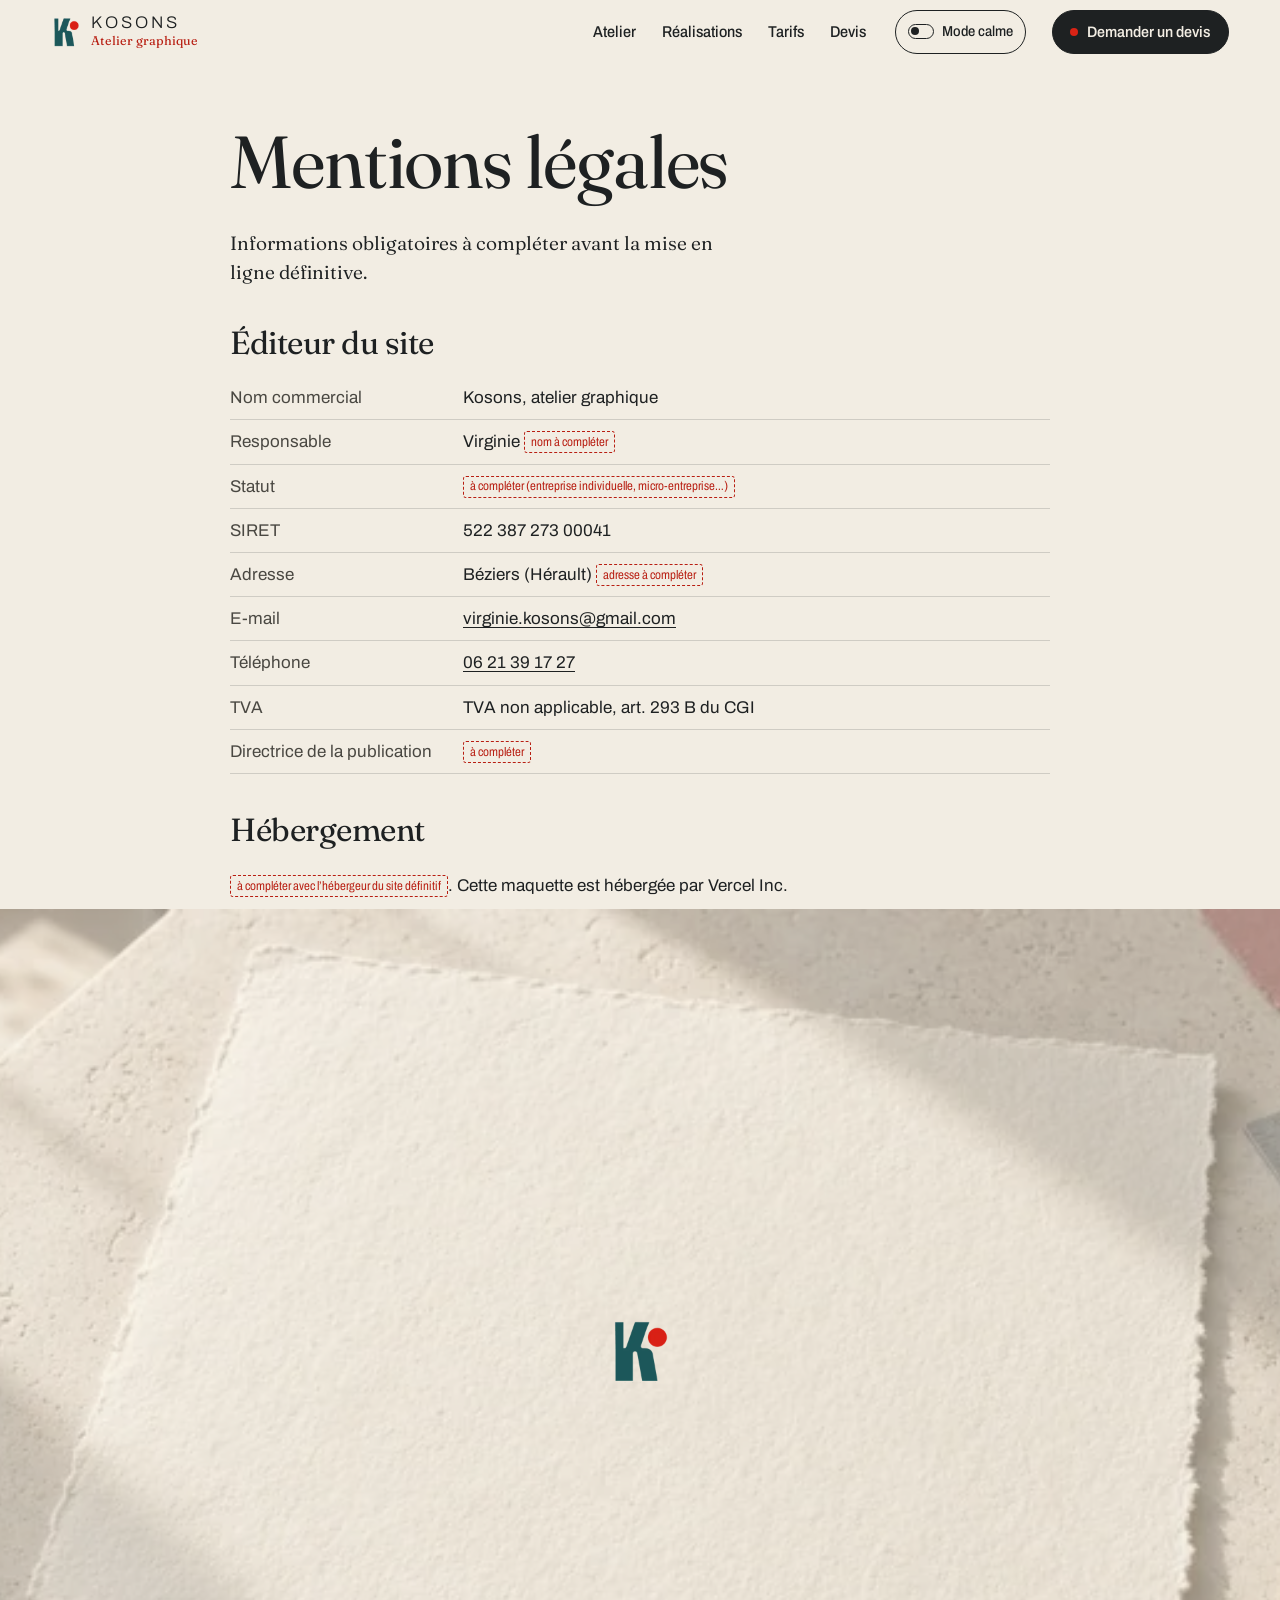
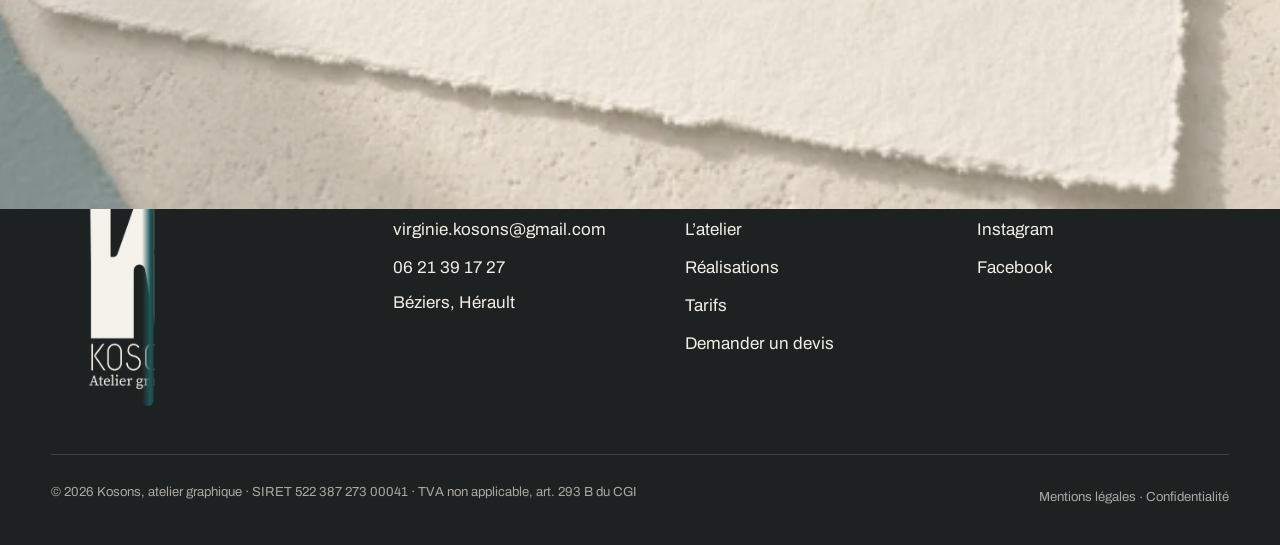
<file: mentions-legales.html>
<!doctype html>
<html lang="fr" class="chargement">
<head>
<meta charset="utf-8">
<meta name="viewport" content="width=device-width, initial-scale=1, viewport-fit=cover">
<title>Mentions légales · Kosons, atelier graphique</title>
<meta name="description" content="Mentions légales et données personnelles du site de Kosons, atelier graphique à Béziers.">
<meta name="robots" content="noindex, nofollow">
<meta name="theme-color" content="#F2EDE3">
<meta property="og:type" content="website">
<meta property="og:locale" content="fr_FR">
<meta property="og:site_name" content="Kosons, atelier graphique">
<meta property="og:title" content="Mentions légales · Kosons, atelier graphique">
<meta property="og:description" content="Mentions légales et données personnelles du site de Kosons, atelier graphique à Béziers.">
<meta property="og:url" content="https://kosons-maquette.vercel.app/mentions-legales">
<meta property="og:image" content="https://kosons-maquette.vercel.app/assets/og/accueil.jpg">
<meta property="og:image:width" content="1200">
<meta property="og:image:height" content="630">
<meta property="og:image:alt" content="Mentions légales · Kosons, atelier graphique">
<meta name="twitter:card" content="summary_large_image">
<meta name="twitter:title" content="Mentions légales · Kosons, atelier graphique">
<meta name="twitter:description" content="Mentions légales et données personnelles du site de Kosons, atelier graphique à Béziers.">
<meta name="twitter:image" content="https://kosons-maquette.vercel.app/assets/og/accueil.jpg">
<link rel="icon" href="/favicon-32.png" sizes="32x32" type="image/png">
<link rel="icon" href="/icon-192.png" sizes="192x192" type="image/png">
<link rel="apple-touch-icon" href="/apple-touch-icon.png">
<link rel="preload" href="/assets/fonts/fraunces-opsz.woff2" as="font" type="font/woff2" crossorigin>
<link rel="preload" href="/assets/fonts/archivo-wdth.woff2" as="font" type="font/woff2" crossorigin>
<link rel="stylesheet" href="/assets/css/site.css?v=4">
<link rel="modulepreload" href="/assets/js/main.js?v=4">
<link rel="modulepreload" href="/assets/js/noyau.js?v=4">
<link rel="modulepreload" href="/assets/js/effets.js?v=4">
<script>
(function(){var d=document.documentElement,c=null;try{c=localStorage.getItem("kosons-calme")}catch(e){}
var calme=c==="1"||(c===null&&window.matchMedia&&matchMedia("(prefers-reduced-motion: reduce)").matches);if(calme)d.classList.add("calme");
try{if(!calme&&sessionStorage.getItem("kosons-rideau")==="1")d.classList.add("rideau-actif")}catch(e){}
setTimeout(function(){d.classList.remove("chargement")},2500);})();
</script>
</head>
<body data-page="mentions-legales">
<a class="aller-contenu" href="#contenu">Aller au contenu</a>
<svg width="0" height="0" style="position:absolute" aria-hidden="true"><filter id="encre-irreguliere"><feTurbulence type="fractalNoise" baseFrequency=".9" numOctaves="2" seed="3"/><feDisplacementMap in="SourceGraphic" scale="3"/></filter></svg>
<header class="entete">
<a class="marque" href="/" aria-label="Kosons, atelier graphique, accueil"><img src="/assets/img/identite/k-96.webp" width="96" height="96" alt=""><span><b>KOSONS</b><i>Atelier graphique</i></span></a>
<nav class="nav" id="nav" aria-label="Navigation principale"><a href="/">Atelier</a><a href="/realisations">Réalisations</a><a href="/tarifs">Tarifs</a><a href="/#devis">Devis</a><div class="nav-plus"><a class="bouton" href="/#devis"><span class="point" aria-hidden="true"></span>Demander un devis</a><p>virginie.kosons@gmail.com<br>06 21 39 17 27<br>Béziers, Hérault</p></div></nav>
<button class="bouton-calme" type="button" aria-pressed="false" title="Réduire les animations"><span class="interrupteur" aria-hidden="true"></span><span class="long">Mode calme</span><span class="court">Calme</span></button>
<a class="bouton aimant" href="/#devis"><span class="point" aria-hidden="true"></span>Demander un devis</a>
<button class="menu-bouton" type="button" aria-expanded="false" aria-controls="nav" aria-label="Ouvrir le menu"><span aria-hidden="true"></span></button>
</header>
<main id="contenu">

<section class="planche legal" aria-labelledby="titre-legal" style="padding-top:calc(var(--entete-h) + 60px)">
<div class="cadre">
<h1 id="titre-legal">Mentions légales</h1>
<p class="chapo">Informations obligatoires à compléter avant la mise en ligne définitive.</p>
<h2>Éditeur du site</h2>
<dl>
<div><dt>Nom commercial</dt><dd>Kosons, atelier graphique</dd></div>
<div><dt>Responsable</dt><dd>Virginie <span class="a-completer">nom à compléter</span></dd></div>
<div><dt>Statut</dt><dd><span class="a-completer">à compléter (entreprise individuelle, micro-entreprise…)</span></dd></div>
<div><dt>SIRET</dt><dd>522 387 273 00041</dd></div>
<div><dt>Adresse</dt><dd>Béziers (Hérault) <span class="a-completer">adresse à compléter</span></dd></div>
<div><dt>E-mail</dt><dd><a href="mailto:virginie.kosons@gmail.com">virginie.kosons@gmail.com</a></dd></div>
<div><dt>Téléphone</dt><dd><a href="tel:+33621391727">06 21 39 17 27</a></dd></div>
<div><dt>TVA</dt><dd>TVA non applicable, art. 293 B du CGI</dd></div>
<div><dt>Directrice de la publication</dt><dd><span class="a-completer">à compléter</span></dd></div>
</dl>
<h2>Hébergement</h2>
<p><span class="a-completer">à compléter avec l’hébergeur du site définitif</span>. Cette maquette est hébergée par Vercel Inc.</p>
<h2 id="confidentialite">Données personnelles</h2>
<p>Les informations saisies dans le formulaire de devis servent uniquement à répondre à la demande et à établir le devis. Elles ne sont ni vendues ni cédées. Durée de conservation, base légale et exercice de vos droits (accès, rectification, effacement) : <span class="a-completer">politique de confidentialité à compléter</span>.</p>
<p>Dans cette maquette, le formulaire est une simulation : aucune donnée n’est envoyée ni enregistrée.</p>
<h2>Cookies</h2>
<p>Cette maquette ne dépose aucun cookie. Le choix du « mode calme » est mémorisé dans votre navigateur uniquement.</p>
<h2>Crédits</h2>
<p>Réalisations : Kosons, pour ses clients. Illustration de Virginie : Kosons. Images d’ambiance (papiers, ateliers, vignes) : générées par intelligence artificielle pour la maquette.</p>
</div>
</section>
</main>
<footer class="pied" id="pied">
<div class="cadre">
<div class="marque-pied" data-rouleau><img class="grand-k" src="/assets/img/identite/logo-kosons-480.webp" srcset="/assets/img/identite/logo-kosons-240.webp 240w, /assets/img/identite/logo-kosons-480.webp 480w" sizes="210px" width="1451" height="1492" alt="Kosons, atelier graphique" loading="lazy" style="filter:brightness(0) invert(.93) sepia(.1)"></div>
<div><h2>Contact</h2><ul><li><a href="mailto:virginie.kosons@gmail.com">virginie.kosons@gmail.com</a></li><li><a href="tel:+33621391727">06 21 39 17 27</a></li><li>Béziers, Hérault</li></ul></div>
<div><h2>Pages</h2><ul><li><a href="/">L’atelier</a></li><li><a href="/realisations">Réalisations</a></li><li><a href="/tarifs">Tarifs</a></li><li><a href="/#devis">Demander un devis</a></li></ul></div>
<div><h2>Suivre l’atelier</h2><ul><li><a href="https://www.instagram.com/kosonsateliergraphique/" rel="noopener" target="_blank">Instagram</a></li><li><a href="https://www.facebook.com/ateliergraphiquekosons" rel="noopener" target="_blank">Facebook</a></li></ul></div>
<div class="bas"><span>© 2026 Kosons, atelier graphique · SIRET 522 387 273 00041 · TVA non applicable, art. 293 B du CGI</span><span><a href="/mentions-legales">Mentions légales</a> · <a href="/mentions-legales#confidentialite">Confidentialité</a></span></div>
</div>
</footer>
<nav class="barre-mobile" aria-label="Contact rapide"><a href="/#devis">Demander un devis</a><a href="tel:+33621391727"><svg viewBox="0 0 24 24" aria-hidden="true" fill="none" stroke="currentColor" stroke-width="1.8"><path d="M5 4h4l2 5-2.5 1.5a11 11 0 0 0 5 5L15 13l5 2v4a2 2 0 0 1-2 2A16 16 0 0 1 3 6a2 2 0 0 1 2-2"/></svg>Appeler</a></nav>
<div class="curseur" aria-hidden="true"></div><div class="loupe" aria-hidden="true"></div>
<div class="rideau" aria-hidden="true"><img class="k" src="/assets/img/identite/k-192.webp" width="192" height="192" alt=""></div>
<script defer src="/assets/js/lib/gsap.min.js"></script>
<script defer src="/assets/js/lib/ScrollTrigger.min.js"></script>
<script defer src="/assets/js/lib/SplitText.min.js"></script>
<script type="module" src="/assets/js/main.js?v=4"></script>
</body>
</html>
</file>
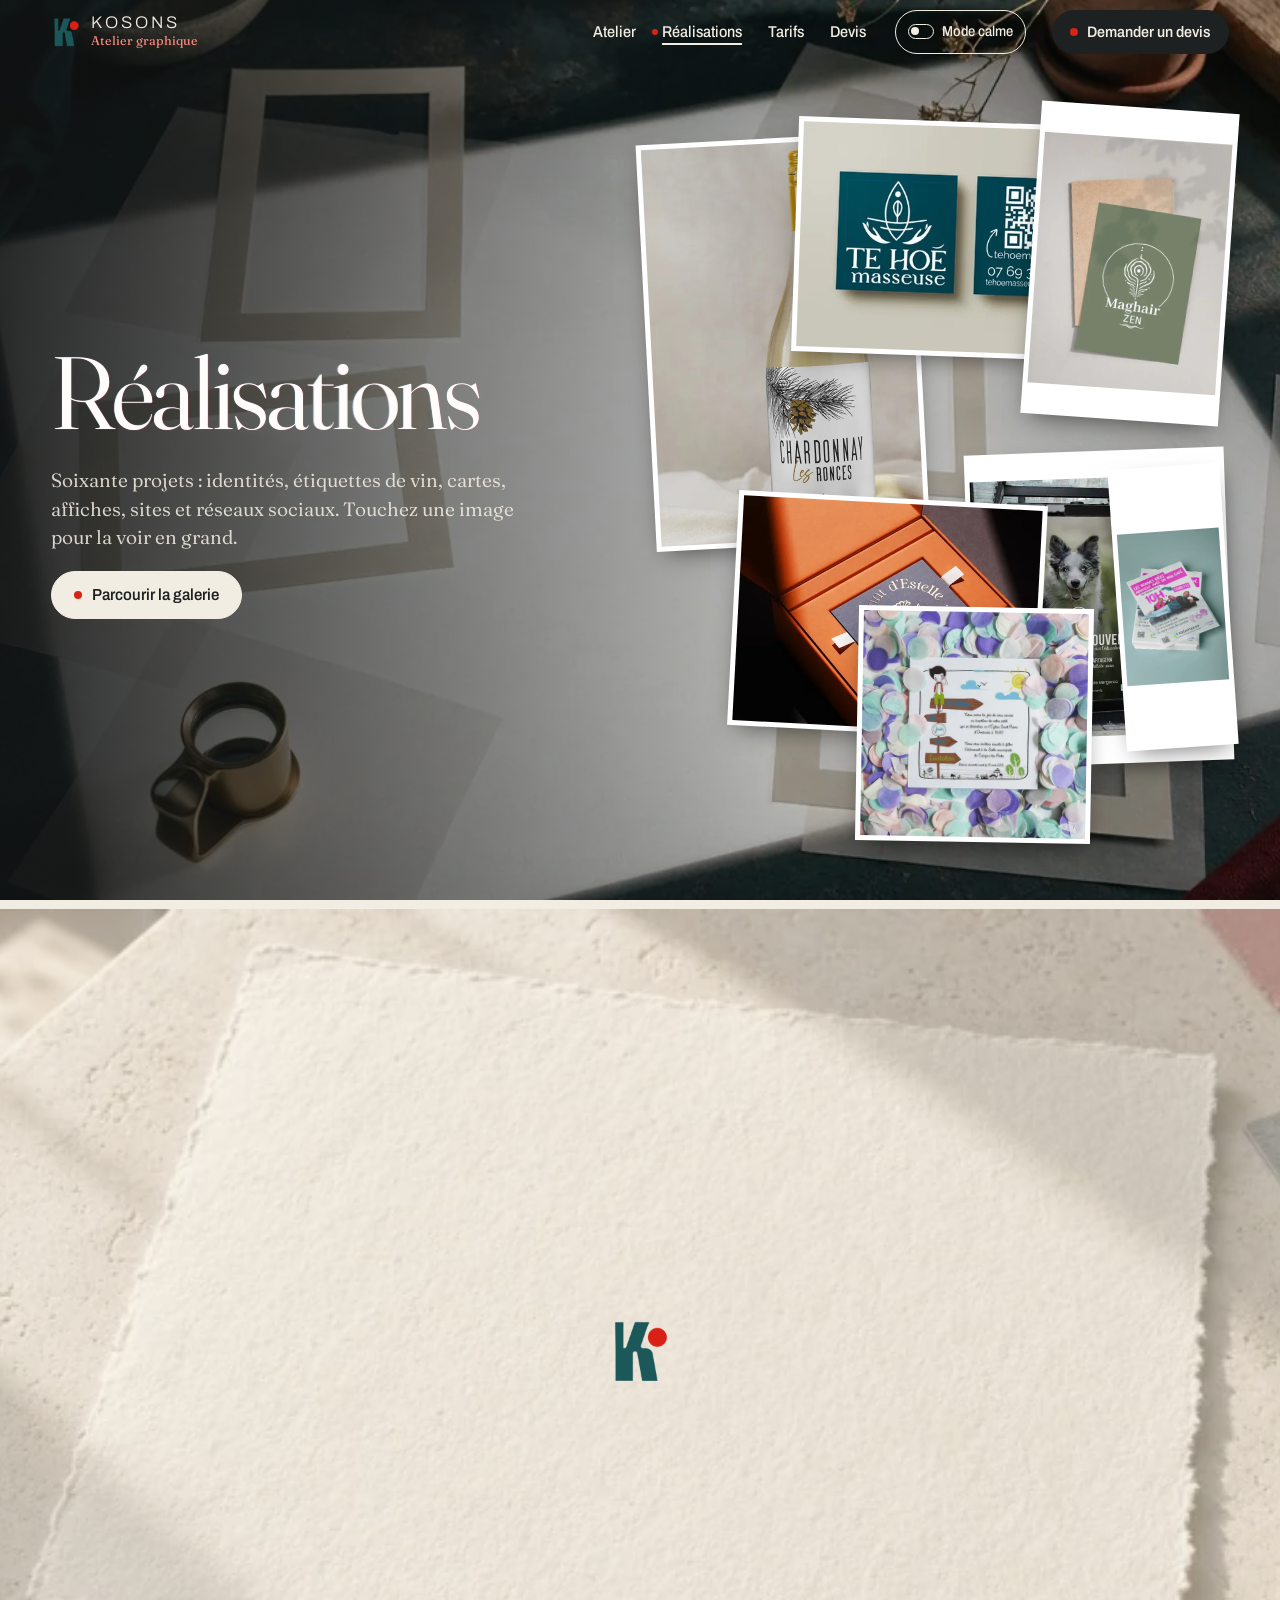
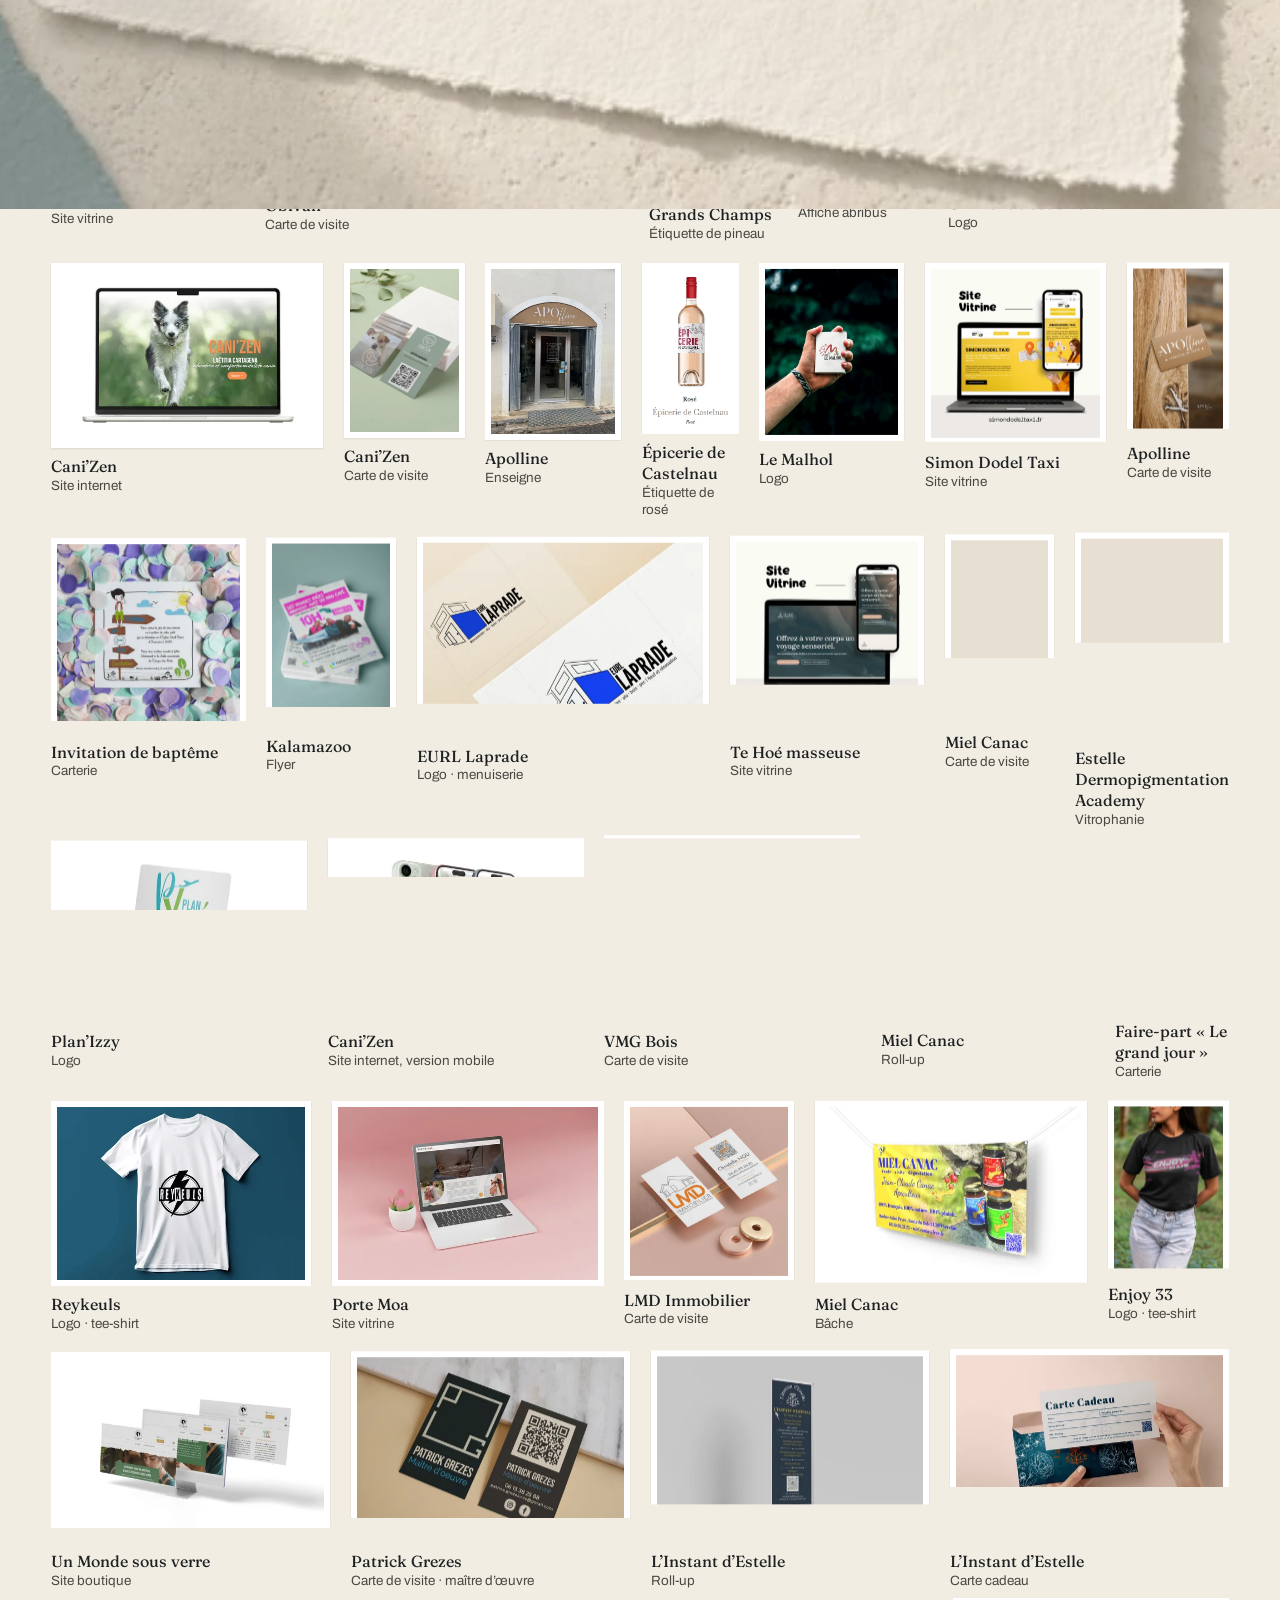
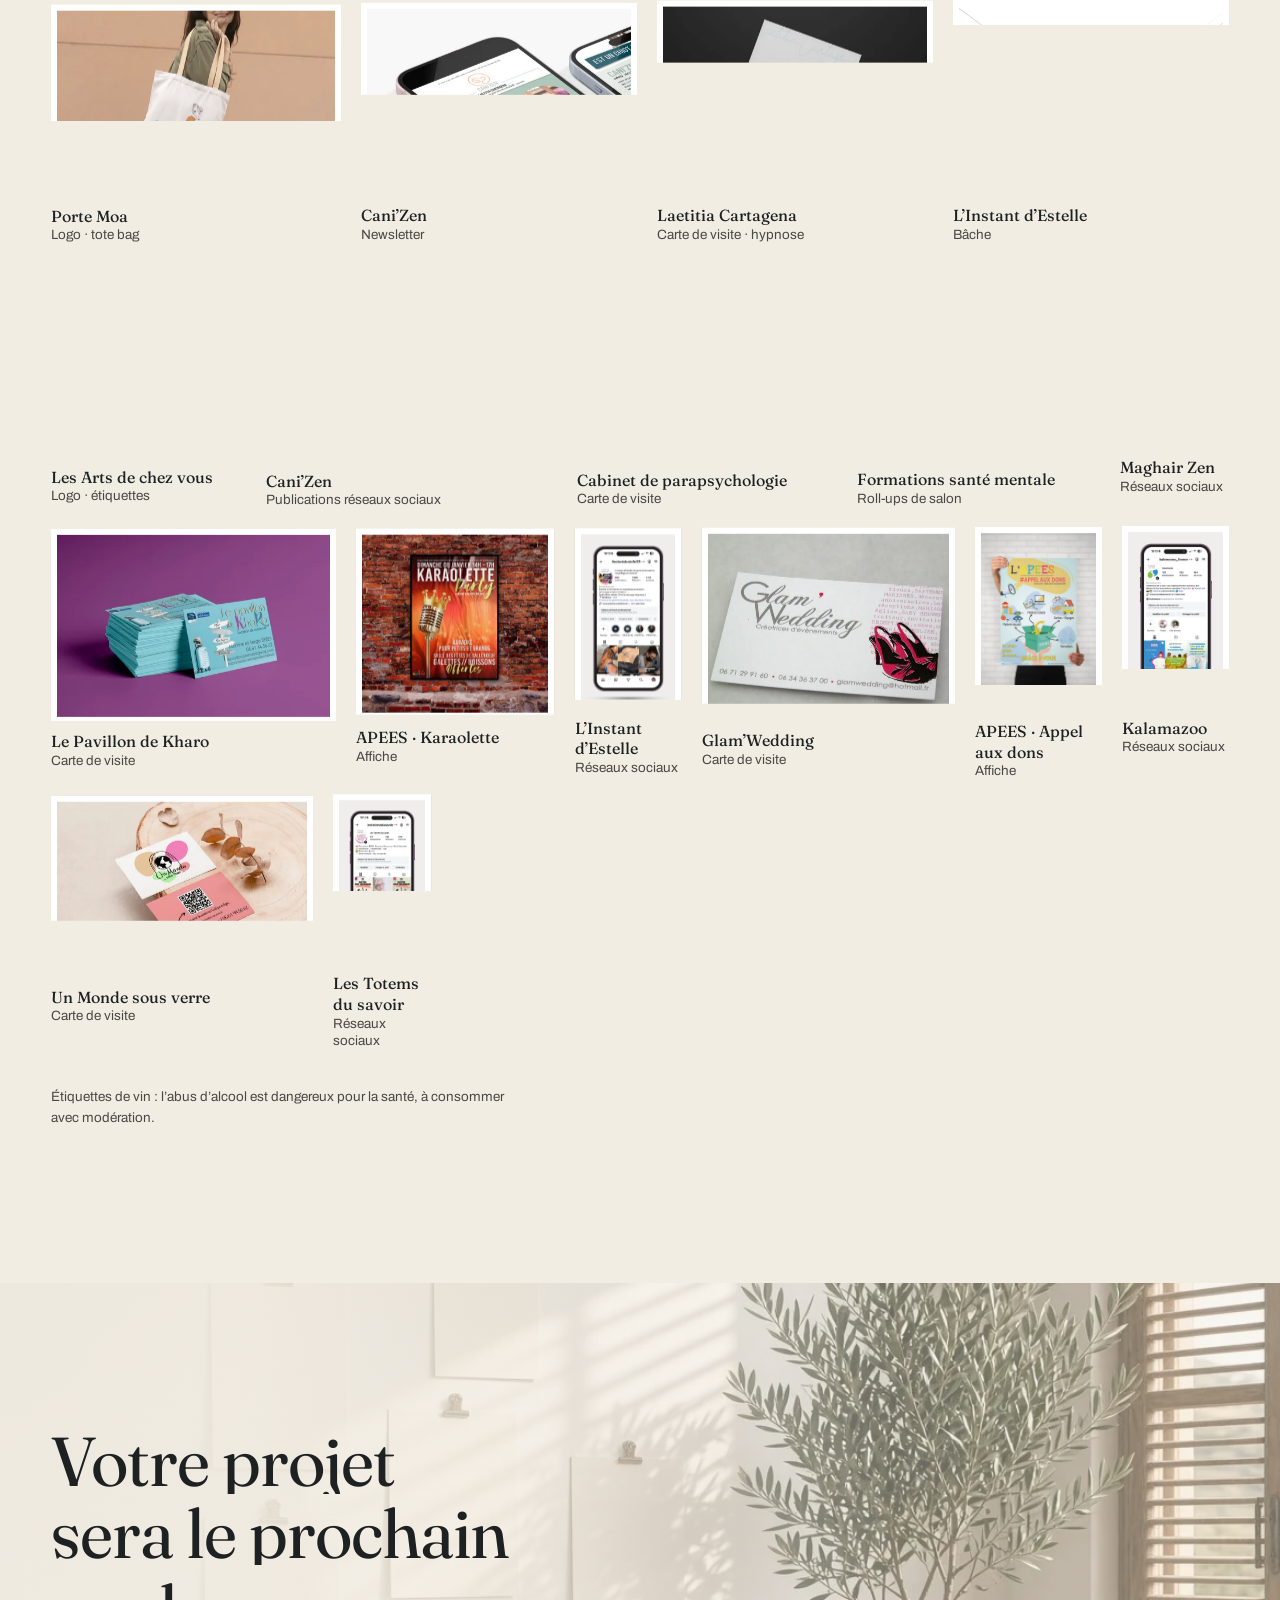
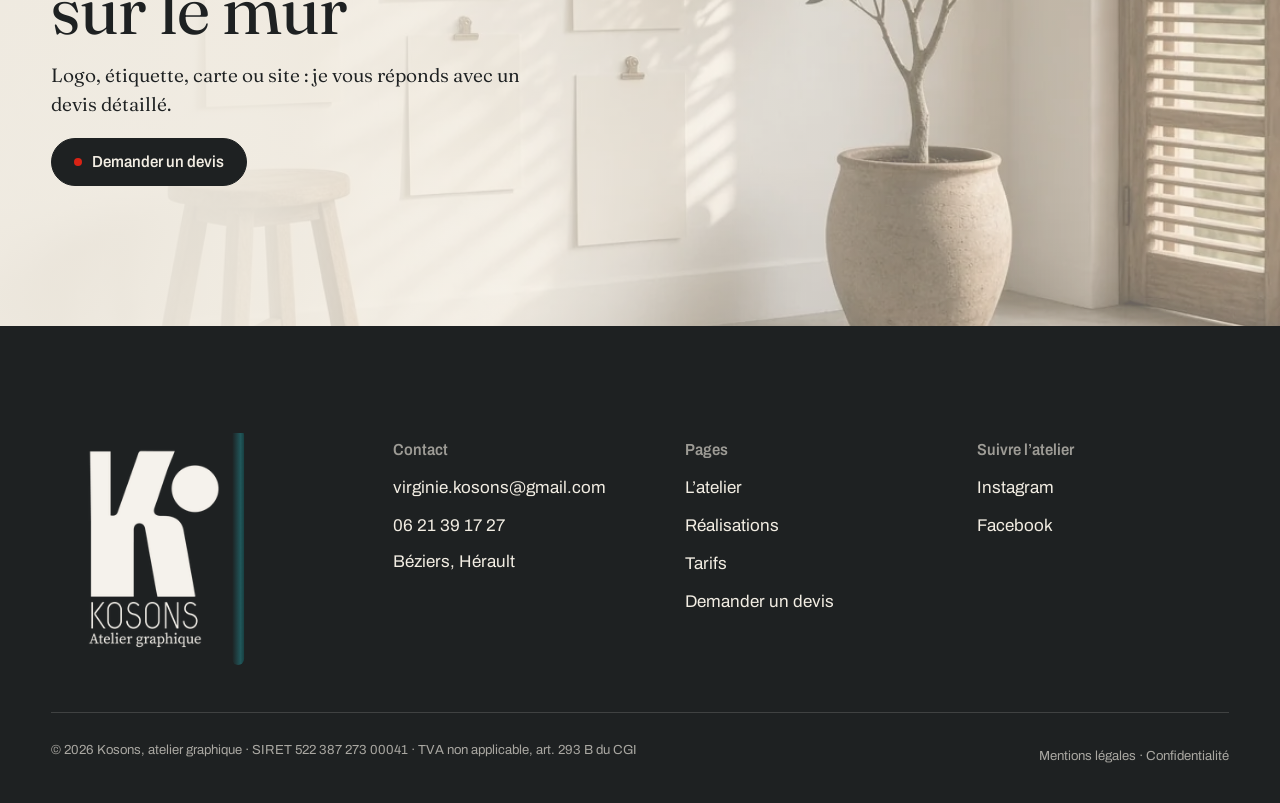
<file: realisations.html>
<!doctype html>
<html lang="fr" class="chargement">
<head>
<meta charset="utf-8">
<meta name="viewport" content="width=device-width, initial-scale=1, viewport-fit=cover">
<title>Réalisations : 60 projets graphiques · Kosons, Béziers</title>
<meta name="description" content="Étiquettes de vin, logos, cartes de visite, affiches, sites internet et carterie réalisés par Kosons, atelier graphique à Béziers.">
<meta name="robots" content="noindex, nofollow">
<meta name="theme-color" content="#F2EDE3">
<meta property="og:type" content="website">
<meta property="og:locale" content="fr_FR">
<meta property="og:site_name" content="Kosons, atelier graphique">
<meta property="og:title" content="Réalisations : 60 projets graphiques · Kosons, Béziers">
<meta property="og:description" content="Étiquettes de vin, logos, cartes de visite, affiches, sites internet et carterie réalisés par Kosons, atelier graphique à Béziers.">
<meta property="og:url" content="https://kosons-maquette.vercel.app/realisations">
<meta property="og:image" content="https://kosons-maquette.vercel.app/assets/og/realisations.jpg">
<meta property="og:image:width" content="1200">
<meta property="og:image:height" content="630">
<meta property="og:image:alt" content="Réalisations : 60 projets graphiques · Kosons, Béziers">
<meta name="twitter:card" content="summary_large_image">
<meta name="twitter:title" content="Réalisations : 60 projets graphiques · Kosons, Béziers">
<meta name="twitter:description" content="Étiquettes de vin, logos, cartes de visite, affiches, sites internet et carterie réalisés par Kosons, atelier graphique à Béziers.">
<meta name="twitter:image" content="https://kosons-maquette.vercel.app/assets/og/realisations.jpg">
<link rel="icon" href="/favicon-32.png" sizes="32x32" type="image/png">
<link rel="icon" href="/icon-192.png" sizes="192x192" type="image/png">
<link rel="apple-touch-icon" href="/apple-touch-icon.png">
<link rel="preload" href="/assets/fonts/fraunces-opsz.woff2" as="font" type="font/woff2" crossorigin>
<link rel="preload" href="/assets/fonts/archivo-wdth.woff2" as="font" type="font/woff2" crossorigin>
<link rel="stylesheet" href="/assets/css/site.css?v=4">
<link rel="modulepreload" href="/assets/js/main.js?v=4">
<link rel="modulepreload" href="/assets/js/noyau.js?v=4">
<link rel="modulepreload" href="/assets/js/effets.js?v=4">
<link rel="modulepreload" href="/assets/js/realisations.js?v=4">
<script>
(function(){var d=document.documentElement,c=null;try{c=localStorage.getItem("kosons-calme")}catch(e){}
var calme=c==="1"||(c===null&&window.matchMedia&&matchMedia("(prefers-reduced-motion: reduce)").matches);if(calme)d.classList.add("calme");
try{if(!calme&&sessionStorage.getItem("kosons-rideau")==="1")d.classList.add("rideau-actif")}catch(e){}
setTimeout(function(){d.classList.remove("chargement")},2500);})();
</script>
</head>
<body data-page="realisations">
<a class="aller-contenu" href="#contenu">Aller au contenu</a>
<svg width="0" height="0" style="position:absolute" aria-hidden="true"><filter id="encre-irreguliere"><feTurbulence type="fractalNoise" baseFrequency=".9" numOctaves="2" seed="3"/><feDisplacementMap in="SourceGraphic" scale="3"/></filter></svg>
<header class="entete entete--sombre">
<a class="marque" href="/" aria-label="Kosons, atelier graphique, accueil"><img src="/assets/img/identite/k-96.webp" width="96" height="96" alt=""><span><b>KOSONS</b><i>Atelier graphique</i></span></a>
<nav class="nav" id="nav" aria-label="Navigation principale"><a href="/">Atelier</a><a href="/realisations" aria-current="page">Réalisations</a><a href="/tarifs">Tarifs</a><a href="/#devis">Devis</a><div class="nav-plus"><a class="bouton" href="/#devis"><span class="point" aria-hidden="true"></span>Demander un devis</a><p>virginie.kosons@gmail.com<br>06 21 39 17 27<br>Béziers, Hérault</p></div></nav>
<button class="bouton-calme" type="button" aria-pressed="false" title="Réduire les animations"><span class="interrupteur" aria-hidden="true"></span><span class="long">Mode calme</span><span class="court">Calme</span></button>
<a class="bouton aimant" href="/#devis"><span class="point" aria-hidden="true"></span>Demander un devis</a>
<button class="menu-bouton" type="button" aria-expanded="false" aria-controls="nav" aria-label="Ouvrir le menu"><span aria-hidden="true"></span></button>
</header>
<main id="contenu">

<section class="planche plein ouverture-r" id="ouverture" aria-labelledby="titre-r">
<div class="ambiance" aria-hidden="true"><picture><source media="(max-aspect-ratio: 4/5)" srcset="/assets/img/ambiance/realisations-table-lumineuse-mobile-400.webp 400w, /assets/img/ambiance/realisations-table-lumineuse-mobile-661.webp 661w" sizes="100vw"><img src="/assets/img/ambiance/realisations-table-lumineuse-1168.webp" srcset="/assets/img/ambiance/realisations-table-lumineuse-640.webp 640w, /assets/img/ambiance/realisations-table-lumineuse-1168.webp 1168w" sizes="100vw" width="1168" height="661" alt="" loading="eager" decoding="async" fetchpriority="high"></picture></div>
<div class="cadre sur-sombre">
<div class="texte">
<h1 id="titre-r" class="reperage" data-reperage>Réalisations</h1>
<p class="chapo" data-intro>Soixante projets : identités, étiquettes de vin, cartes, affiches, sites et réseaux sociaux. Touchez une image pour la voir en grand.</p>
<a class="bouton bouton--clair aimant" href="#galerie" data-intro><span class="point" aria-hidden="true"></span>Parcourir la galerie</a>
</div>
<div class="table-lumineuse" aria-hidden="true"><figure class="tirage tl-0" style="left:6%;top:6%;height:52%;transform:rotate(-3deg)"><img class="" src="/assets/img/r/chardonnay-les-ronces-960.webp" srcset="/assets/img/r/chardonnay-les-ronces-480.webp 480w, /assets/img/r/chardonnay-les-ronces-960.webp 960w, /assets/img/r/chardonnay-les-ronces-1365.webp 1365w" sizes="20vw" width="1365" height="2048" alt="Chardonnay Les Ronces, étiquette de vin, Domaine de Castelnau" loading="eager" decoding="async" ></figure><figure class="tirage tl-1" style="left:30%;top:4%;height:30%;transform:rotate(2deg)"><img class="" src="/assets/img/r/te-hoe-960.webp" srcset="/assets/img/r/te-hoe-480.webp 480w, /assets/img/r/te-hoe-960.webp 960w, /assets/img/r/te-hoe-1600.webp 1600w" sizes="20vw" width="1600" height="1066" alt="Te Hoé masseuse, carte de visite" loading="eager" decoding="async" ></figure><figure class="tirage tl-2" style="left:68%;top:2%;height:40%;transform:rotate(4deg)"><img class="" src="/assets/img/r/maghair-zen-960.webp" srcset="/assets/img/r/maghair-zen-480.webp 480w, /assets/img/r/maghair-zen-960.webp 960w, /assets/img/r/maghair-zen-1080.webp 1080w" sizes="20vw" width="1080" height="1440" alt="Maghair Zen, logo" loading="eager" decoding="async" ></figure><figure class="tirage tl-3" style="left:58%;top:46%;height:40%;transform:rotate(-2deg)"><img class="" src="/assets/img/r/canizen-abribus-960.webp" srcset="/assets/img/r/canizen-abribus-480.webp 480w, /assets/img/r/canizen-abribus-960.webp 960w, /assets/img/r/canizen-abribus-1600.webp 1600w" sizes="20vw" width="1600" height="1650" alt="Cani’Zen, affiche abribus" loading="eager" decoding="async" ></figure><figure class="tirage tl-4" style="left:20%;top:52%;height:30%;transform:rotate(3deg)"><img class="" src="/assets/img/r/estelle-cv-960.webp" srcset="/assets/img/r/estelle-cv-480.webp 480w, /assets/img/r/estelle-cv-960.webp 960w, /assets/img/r/estelle-cv-1200.webp 1200w" sizes="20vw" width="1200" height="900" alt="L’Instant d’Estelle, carte de visite" loading="lazy" decoding="async" ></figure><figure class="tirage tl-5" style="left:82%;top:48%;height:36%;transform:rotate(-4deg)"><img class="" src="/assets/img/r/kalamazoo-flyer-666.webp" srcset="/assets/img/r/kalamazoo-flyer-480.webp 480w, /assets/img/r/kalamazoo-flyer-666.webp 666w" sizes="20vw" width="666" height="1000" alt="Kalamazoo, flyer" loading="lazy" decoding="async" ></figure><figure class="tirage tl-6" style="left:40%;top:66%;height:30%;transform:rotate(1deg)"><img class="" src="/assets/img/r/bapteme-960.webp" srcset="/assets/img/r/bapteme-480.webp 480w, /assets/img/r/bapteme-960.webp 960w, /assets/img/r/bapteme-1000.webp 1000w" sizes="20vw" width="1000" height="1000" alt="Invitation de baptême, carterie" loading="lazy" decoding="async" ></figure></div>
</div>
</section>
<div class="filtres" role="toolbar" aria-label="Filtrer les réalisations"><div class="cadre"><button class="onglet" type="button" data-filtre="tout" aria-pressed="true">Tout<sup>60</sup></button><button class="onglet" type="button" data-filtre="etiquettes" aria-pressed="false">Étiquettes<sup>5</sup></button><button class="onglet" type="button" data-filtre="logos" aria-pressed="false">Logos<sup>10</sup></button><button class="onglet" type="button" data-filtre="cartes" aria-pressed="false">Cartes de visite<sup>14</sup></button><button class="onglet" type="button" data-filtre="affiches" aria-pressed="false">Affiches & PLV<sup>13</sup></button><button class="onglet" type="button" data-filtre="web" aria-pressed="false">Web<sup>14</sup></button><button class="onglet" type="button" data-filtre="carterie" aria-pressed="false">Carterie<sup>4</sup></button></div></div>
<section class="planche galerie" id="galerie" aria-label="Galerie des réalisations">
<div class="cadre">
<p class="sr-only" aria-live="polite" id="annonce-filtre"></p>
<div class="grille"><a class="oeuvre" href="#oeuvre-chardonnay-les-ronces" id="oeuvre-chardonnay-les-ronces" data-cat="etiquettes" data-id="chardonnay-les-ronces" style="--r:0.6665" data-titre="Chardonnay Les Ronces" data-type="Étiquette de vin · Domaine de Castelnau" data-grand="/assets/img/r/chardonnay-les-ronces-1365.webp" data-w="1365" data-h="2048"><span class="cliche"><img class="" src="/assets/img/r/chardonnay-les-ronces-960.webp" srcset="/assets/img/r/chardonnay-les-ronces-480.webp 480w, /assets/img/r/chardonnay-les-ronces-960.webp 960w, /assets/img/r/chardonnay-les-ronces-1365.webp 1365w" sizes="(max-width: 480px) 45vw, (max-width: 1100px) 30vw, 22vw" width="1365" height="2048" alt="Chardonnay Les Ronces, étiquette de vin, Domaine de Castelnau" loading="lazy" decoding="async" data-loupe="/assets/img/r/chardonnay-les-ronces-1365.webp" ></span><span class="legende"><b>Chardonnay Les Ronces</b><span>Étiquette de vin · Domaine de Castelnau</span></span></a><a class="oeuvre" href="#oeuvre-te-hoe" id="oeuvre-te-hoe" data-cat="cartes" data-id="te-hoe" style="--r:1.5009" data-titre="Te Hoé masseuse" data-type="Carte de visite" data-grand="/assets/img/r/te-hoe-1600.webp" data-w="1600" data-h="1066"><span class="cliche"><img class="" src="/assets/img/r/te-hoe-960.webp" srcset="/assets/img/r/te-hoe-480.webp 480w, /assets/img/r/te-hoe-960.webp 960w, /assets/img/r/te-hoe-1600.webp 1600w" sizes="(max-width: 480px) 45vw, (max-width: 1100px) 30vw, 22vw" width="1600" height="1066" alt="Te Hoé masseuse, carte de visite" loading="lazy" decoding="async" data-loupe="/assets/img/r/te-hoe-1600.webp" ></span><span class="legende"><b>Te Hoé masseuse</b><span>Carte de visite</span></span></a><a class="oeuvre" href="#oeuvre-maghair-zen" id="oeuvre-maghair-zen" data-cat="logos" data-id="maghair-zen" style="--r:0.7500" data-titre="Maghair Zen" data-type="Logo" data-grand="/assets/img/r/maghair-zen-1080.webp" data-w="1080" data-h="1440"><span class="cliche"><img class="" src="/assets/img/r/maghair-zen-960.webp" srcset="/assets/img/r/maghair-zen-480.webp 480w, /assets/img/r/maghair-zen-960.webp 960w, /assets/img/r/maghair-zen-1080.webp 1080w" sizes="(max-width: 480px) 45vw, (max-width: 1100px) 30vw, 22vw" width="1080" height="1440" alt="Maghair Zen, logo" loading="lazy" decoding="async" data-loupe="/assets/img/r/maghair-zen-1080.webp" ></span><span class="legende"><b>Maghair Zen</b><span>Logo</span></span></a><a class="oeuvre" href="#oeuvre-canizen-abribus" id="oeuvre-canizen-abribus" data-cat="affiches" data-id="canizen-abribus" style="--r:0.9697" data-titre="Cani’Zen" data-type="Affiche abribus" data-grand="/assets/img/r/canizen-abribus-1600.webp" data-w="1600" data-h="1650"><span class="cliche"><img class="" src="/assets/img/r/canizen-abribus-960.webp" srcset="/assets/img/r/canizen-abribus-480.webp 480w, /assets/img/r/canizen-abribus-960.webp 960w, /assets/img/r/canizen-abribus-1600.webp 1600w" sizes="(max-width: 480px) 45vw, (max-width: 1100px) 30vw, 22vw" width="1600" height="1650" alt="Cani’Zen, affiche abribus" loading="lazy" decoding="async" data-loupe="/assets/img/r/canizen-abribus-1600.webp" ></span><span class="legende"><b>Cani’Zen</b><span>Affiche abribus</span></span></a><a class="oeuvre" href="#oeuvre-syrah-cayenne" id="oeuvre-syrah-cayenne" data-cat="etiquettes" data-id="syrah-cayenne" style="--r:1.4995" data-titre="Syrah Cayenne" data-type="Étiquette de vin · Domaine de Castelnau" data-grand="/assets/img/r/syrah-cayenne-1600.webp" data-w="1600" data-h="1067"><span class="cliche"><img class="" src="/assets/img/r/syrah-cayenne-960.webp" srcset="/assets/img/r/syrah-cayenne-480.webp 480w, /assets/img/r/syrah-cayenne-960.webp 960w, /assets/img/r/syrah-cayenne-1600.webp 1600w" sizes="(max-width: 480px) 45vw, (max-width: 1100px) 30vw, 22vw" width="1600" height="1067" alt="Syrah Cayenne, étiquette de vin, Domaine de Castelnau" loading="lazy" decoding="async" data-loupe="/assets/img/r/syrah-cayenne-1600.webp" ></span><span class="legende"><b>Syrah Cayenne</b><span>Étiquette de vin · Domaine de Castelnau</span></span></a><a class="oeuvre" href="#oeuvre-vmg-bois-site" id="oeuvre-vmg-bois-site" data-cat="web" data-id="vmg-bois-site" style="--r:1.0000" data-titre="VMG Bois" data-type="Site vitrine" data-grand="/assets/img/r/vmg-bois-site-1080.webp" data-w="1080" data-h="1080"><span class="cliche"><img class="" src="/assets/img/r/vmg-bois-site-960.webp" srcset="/assets/img/r/vmg-bois-site-480.webp 480w, /assets/img/r/vmg-bois-site-960.webp 960w, /assets/img/r/vmg-bois-site-1080.webp 1080w" sizes="(max-width: 480px) 45vw, (max-width: 1100px) 30vw, 22vw" width="1080" height="1080" alt="VMG Bois, site vitrine" loading="lazy" decoding="async" data-loupe="/assets/img/r/vmg-bois-site-1080.webp" ></span><span class="legende"><b>VMG Bois</b><span>Site vitrine</span></span></a><a class="oeuvre" href="#oeuvre-estelle-cv" id="oeuvre-estelle-cv" data-cat="cartes" data-id="estelle-cv" style="--r:1.3333" data-titre="L’Instant d’Estelle" data-type="Carte de visite" data-grand="/assets/img/r/estelle-cv-1200.webp" data-w="1200" data-h="900"><span class="cliche"><img class="" src="/assets/img/r/estelle-cv-960.webp" srcset="/assets/img/r/estelle-cv-480.webp 480w, /assets/img/r/estelle-cv-960.webp 960w, /assets/img/r/estelle-cv-1200.webp 1200w" sizes="(max-width: 480px) 45vw, (max-width: 1100px) 30vw, 22vw" width="1200" height="900" alt="L’Instant d’Estelle, carte de visite" loading="lazy" decoding="async" data-loupe="/assets/img/r/estelle-cv-1200.webp" ></span><span class="legende"><b>L’Instant d’Estelle</b><span>Carte de visite</span></span></a><a class="oeuvre" href="#oeuvre-estelle-covering" id="oeuvre-estelle-covering" data-cat="affiches" data-id="estelle-covering" style="--r:0.4500" data-titre="L’Instant d’Estelle" data-type="Covering de véhicule" data-grand="/assets/img/r/estelle-covering-900.webp" data-w="900" data-h="2000"><span class="cliche"><img class="" src="/assets/img/r/estelle-covering-900.webp" srcset="/assets/img/r/estelle-covering-480.webp 480w, /assets/img/r/estelle-covering-900.webp 900w" sizes="(max-width: 480px) 45vw, (max-width: 1100px) 30vw, 22vw" width="900" height="2000" alt="L’Instant d’Estelle, covering de véhicule" loading="lazy" decoding="async" data-loupe="/assets/img/r/estelle-covering-900.webp" ></span><span class="legende"><b>L’Instant d’Estelle</b><span>Covering de véhicule</span></span></a><a class="oeuvre" href="#oeuvre-cinsault-syrah" id="oeuvre-cinsault-syrah" data-cat="etiquettes" data-id="cinsault-syrah" style="--r:0.6670" data-titre="Cinsault-Syrah" data-type="Étiquette de vin · Domaine de Castelnau" data-grand="/assets/img/r/cinsault-syrah-1366.webp" data-w="1366" data-h="2048"><span class="cliche"><img class="" src="/assets/img/r/cinsault-syrah-960.webp" srcset="/assets/img/r/cinsault-syrah-480.webp 480w, /assets/img/r/cinsault-syrah-960.webp 960w, /assets/img/r/cinsault-syrah-1366.webp 1366w" sizes="(max-width: 480px) 45vw, (max-width: 1100px) 30vw, 22vw" width="1366" height="2048" alt="Cinsault-Syrah, étiquette de vin, Domaine de Castelnau" loading="lazy" decoding="async" data-loupe="/assets/img/r/cinsault-syrah-1366.webp" ></span><span class="legende"><b>Cinsault-Syrah</b><span>Étiquette de vin · Domaine de Castelnau</span></span></a><a class="oeuvre" href="#oeuvre-ma-reflexo" id="oeuvre-ma-reflexo" data-cat="logos" data-id="ma-reflexo" style="--r:1.7778" data-titre="Ma’Reflexo" data-type="Logo · réflexologie" data-grand="/assets/img/r/ma-reflexo-1600.webp" data-w="1600" data-h="900"><span class="cliche"><img class="" src="/assets/img/r/ma-reflexo-960.webp" srcset="/assets/img/r/ma-reflexo-480.webp 480w, /assets/img/r/ma-reflexo-960.webp 960w, /assets/img/r/ma-reflexo-1600.webp 1600w" sizes="(max-width: 480px) 45vw, (max-width: 1100px) 30vw, 22vw" width="1600" height="900" alt="Ma’Reflexo, logo, réflexologie" loading="lazy" decoding="async" data-loupe="/assets/img/r/ma-reflexo-1600.webp" ></span><span class="legende"><b>Ma’Reflexo</b><span>Logo · réflexologie</span></span></a><a class="oeuvre" href="#oeuvre-faire-part-empreintes" id="oeuvre-faire-part-empreintes" data-cat="carterie" data-id="faire-part-empreintes" style="--r:1.4995" data-titre="Faire-part de mariage" data-type="Carterie" data-grand="/assets/img/r/faire-part-empreintes-1600.webp" data-w="1600" data-h="1067"><span class="cliche"><img class="" src="/assets/img/r/faire-part-empreintes-960.webp" srcset="/assets/img/r/faire-part-empreintes-480.webp 480w, /assets/img/r/faire-part-empreintes-960.webp 960w, /assets/img/r/faire-part-empreintes-1600.webp 1600w" sizes="(max-width: 480px) 45vw, (max-width: 1100px) 30vw, 22vw" width="1600" height="1067" alt="Faire-part de mariage, carterie" loading="lazy" decoding="async" data-loupe="/assets/img/r/faire-part-empreintes-1600.webp" ></span><span class="legende"><b>Faire-part de mariage</b><span>Carterie</span></span></a><a class="oeuvre" href="#oeuvre-immobilier-serignan" id="oeuvre-immobilier-serignan" data-cat="web" data-id="immobilier-serignan" style="--r:1.0000" data-titre="Immobilier Sérignan" data-type="Site vitrine" data-grand="/assets/img/r/immobilier-serignan-1080.webp" data-w="1080" data-h="1080"><span class="cliche"><img class="" src="/assets/img/r/immobilier-serignan-960.webp" srcset="/assets/img/r/immobilier-serignan-480.webp 480w, /assets/img/r/immobilier-serignan-960.webp 960w, /assets/img/r/immobilier-serignan-1080.webp 1080w" sizes="(max-width: 480px) 45vw, (max-width: 1100px) 30vw, 22vw" width="1080" height="1080" alt="Immobilier Sérignan, site vitrine" loading="lazy" decoding="async" data-loupe="/assets/img/r/immobilier-serignan-1080.webp" ></span><span class="legende"><b>Immobilier Sérignan</b><span>Site vitrine</span></span></a><a class="oeuvre" href="#oeuvre-obivan" id="oeuvre-obivan" data-cat="cartes" data-id="obivan" style="--r:1.8779" data-titre="Obivan" data-type="Carte de visite" data-grand="/assets/img/r/obivan-1600.webp" data-w="1600" data-h="852"><span class="cliche"><img class="" src="/assets/img/r/obivan-960.webp" srcset="/assets/img/r/obivan-480.webp 480w, /assets/img/r/obivan-960.webp 960w, /assets/img/r/obivan-1600.webp 1600w" sizes="(max-width: 480px) 45vw, (max-width: 1100px) 30vw, 22vw" width="1600" height="852" alt="Obivan, carte de visite" loading="lazy" decoding="async" data-loupe="/assets/img/r/obivan-1600.webp" ></span><span class="legende"><b>Obivan</b><span>Carte de visite</span></span></a><a class="oeuvre" href="#oeuvre-pineau-les-grands-champs" id="oeuvre-pineau-les-grands-champs" data-cat="etiquettes" data-id="pineau-les-grands-champs" style="--r:0.6667" data-titre="Parcelle Les Grands Champs" data-type="Étiquette de pineau" data-grand="/assets/img/r/pineau-les-grands-champs-1024.webp" data-w="1024" data-h="1536"><span class="cliche"><img class="" src="/assets/img/r/pineau-les-grands-champs-960.webp" srcset="/assets/img/r/pineau-les-grands-champs-480.webp 480w, /assets/img/r/pineau-les-grands-champs-960.webp 960w, /assets/img/r/pineau-les-grands-champs-1024.webp 1024w" sizes="(max-width: 480px) 45vw, (max-width: 1100px) 30vw, 22vw" width="1024" height="1536" alt="Parcelle Les Grands Champs, étiquette de pineau" loading="lazy" decoding="async" data-loupe="/assets/img/r/pineau-les-grands-champs-1024.webp" ></span><span class="legende"><b>Parcelle Les Grands Champs</b><span>Étiquette de pineau</span></span></a><a class="oeuvre" href="#oeuvre-bordeaux-celib" id="oeuvre-bordeaux-celib" data-cat="affiches" data-id="bordeaux-celib" style="--r:0.6670" data-titre="Bordeaux-celib" data-type="Affiche abribus" data-grand="/assets/img/r/bordeaux-celib-1366.webp" data-w="1366" data-h="2048"><span class="cliche"><img class="" src="/assets/img/r/bordeaux-celib-960.webp" srcset="/assets/img/r/bordeaux-celib-480.webp 480w, /assets/img/r/bordeaux-celib-960.webp 960w, /assets/img/r/bordeaux-celib-1366.webp 1366w" sizes="(max-width: 480px) 45vw, (max-width: 1100px) 30vw, 22vw" width="1366" height="2048" alt="Bordeaux-celib, affiche abribus" loading="lazy" decoding="async" data-loupe="/assets/img/r/bordeaux-celib-1366.webp" ></span><span class="legende"><b>Bordeaux-celib</b><span>Affiche abribus</span></span></a><a class="oeuvre" href="#oeuvre-un-monde-sous-verre" id="oeuvre-un-monde-sous-verre" data-cat="logos" data-id="un-monde-sous-verre" style="--r:1.4545" data-titre="Un Monde sous verre" data-type="Logo" data-grand="/assets/img/r/un-monde-sous-verre-1600.webp" data-w="1600" data-h="1100"><span class="cliche"><img class="" src="/assets/img/r/un-monde-sous-verre-960.webp" srcset="/assets/img/r/un-monde-sous-verre-480.webp 480w, /assets/img/r/un-monde-sous-verre-960.webp 960w, /assets/img/r/un-monde-sous-verre-1600.webp 1600w" sizes="(max-width: 480px) 45vw, (max-width: 1100px) 30vw, 22vw" width="1600" height="1100" alt="Un Monde sous verre, logo" loading="lazy" decoding="async" data-loupe="/assets/img/r/un-monde-sous-verre-1600.webp" ></span><span class="legende"><b>Un Monde sous verre</b><span>Logo</span></span></a><a class="oeuvre" href="#oeuvre-canizen-site" id="oeuvre-canizen-site" data-cat="web" data-id="canizen-site" style="--r:1.4993" data-titre="Cani’Zen" data-type="Site internet" data-grand="/assets/img/r/canizen-site-1000.webp" data-w="1000" data-h="667"><span class="cliche"><img class="" src="/assets/img/r/canizen-site-960.webp" srcset="/assets/img/r/canizen-site-480.webp 480w, /assets/img/r/canizen-site-960.webp 960w, /assets/img/r/canizen-site-1000.webp 1000w" sizes="(max-width: 480px) 45vw, (max-width: 1100px) 30vw, 22vw" width="1000" height="667" alt="Cani’Zen, site internet" loading="lazy" decoding="async" data-loupe="/assets/img/r/canizen-site-1000.webp" ></span><span class="legende"><b>Cani’Zen</b><span>Site internet</span></span></a><a class="oeuvre" href="#oeuvre-canizen-cv" id="oeuvre-canizen-cv" data-cat="cartes" data-id="canizen-cv" style="--r:0.6670" data-titre="Cani’Zen" data-type="Carte de visite" data-grand="/assets/img/r/canizen-cv-1366.webp" data-w="1366" data-h="2048"><span class="cliche"><img class="" src="/assets/img/r/canizen-cv-960.webp" srcset="/assets/img/r/canizen-cv-480.webp 480w, /assets/img/r/canizen-cv-960.webp 960w, /assets/img/r/canizen-cv-1366.webp 1366w" sizes="(max-width: 480px) 45vw, (max-width: 1100px) 30vw, 22vw" width="1366" height="2048" alt="Cani’Zen, carte de visite" loading="lazy" decoding="async" data-loupe="/assets/img/r/canizen-cv-1366.webp" ></span><span class="legende"><b>Cani’Zen</b><span>Carte de visite</span></span></a><a class="oeuvre" href="#oeuvre-apolline-enseigne" id="oeuvre-apolline-enseigne" data-cat="affiches" data-id="apolline-enseigne" style="--r:0.7501" data-titre="Apolline" data-type="Enseigne" data-grand="/assets/img/r/apolline-enseigne-1600.webp" data-w="1600" data-h="2133"><span class="cliche"><img class="" src="/assets/img/r/apolline-enseigne-960.webp" srcset="/assets/img/r/apolline-enseigne-480.webp 480w, /assets/img/r/apolline-enseigne-960.webp 960w, /assets/img/r/apolline-enseigne-1600.webp 1600w" sizes="(max-width: 480px) 45vw, (max-width: 1100px) 30vw, 22vw" width="1600" height="2133" alt="Apolline, enseigne" loading="lazy" decoding="async" data-loupe="/assets/img/r/apolline-enseigne-1600.webp" ></span><span class="legende"><b>Apolline</b><span>Enseigne</span></span></a><a class="oeuvre" href="#oeuvre-epicerie-de-castelnau" id="oeuvre-epicerie-de-castelnau" data-cat="etiquettes" data-id="epicerie-de-castelnau" style="--r:0.5358" data-titre="Épicerie de Castelnau" data-type="Étiquette de rosé" data-grand="/assets/img/r/epicerie-de-castelnau-277.webp" data-w="277" data-h="517"><span class="cliche"><img class="" src="/assets/img/r/epicerie-de-castelnau-277.webp" srcset="/assets/img/r/epicerie-de-castelnau-277.webp 277w" sizes="(max-width: 480px) 45vw, (max-width: 1100px) 30vw, 22vw" width="277" height="517" alt="Épicerie de Castelnau, étiquette de rosé" loading="lazy" decoding="async" data-loupe="/assets/img/r/epicerie-de-castelnau-277.webp" ></span><span class="legende"><b>Épicerie de Castelnau</b><span>Étiquette de rosé</span></span></a><a class="oeuvre" href="#oeuvre-le-malhol" id="oeuvre-le-malhol" data-cat="logos" data-id="le-malhol" style="--r:0.8000" data-titre="Le Malhol" data-type="Logo" data-grand="/assets/img/r/le-malhol-1600.webp" data-w="1600" data-h="2000"><span class="cliche"><img class="" src="/assets/img/r/le-malhol-960.webp" srcset="/assets/img/r/le-malhol-480.webp 480w, /assets/img/r/le-malhol-960.webp 960w, /assets/img/r/le-malhol-1600.webp 1600w" sizes="(max-width: 480px) 45vw, (max-width: 1100px) 30vw, 22vw" width="1600" height="2000" alt="Le Malhol, logo" loading="lazy" decoding="async" data-loupe="/assets/img/r/le-malhol-1600.webp" ></span><span class="legende"><b>Le Malhol</b><span>Logo</span></span></a><a class="oeuvre" href="#oeuvre-simon-dodel-taxi" id="oeuvre-simon-dodel-taxi" data-cat="web" data-id="simon-dodel-taxi" style="--r:1.0000" data-titre="Simon Dodel Taxi" data-type="Site vitrine" data-grand="/assets/img/r/simon-dodel-taxi-1080.webp" data-w="1080" data-h="1080"><span class="cliche"><img class="" src="/assets/img/r/simon-dodel-taxi-960.webp" srcset="/assets/img/r/simon-dodel-taxi-480.webp 480w, /assets/img/r/simon-dodel-taxi-960.webp 960w, /assets/img/r/simon-dodel-taxi-1080.webp 1080w" sizes="(max-width: 480px) 45vw, (max-width: 1100px) 30vw, 22vw" width="1080" height="1080" alt="Simon Dodel Taxi, site vitrine" loading="lazy" decoding="async" data-loupe="/assets/img/r/simon-dodel-taxi-1080.webp" ></span><span class="legende"><b>Simon Dodel Taxi</b><span>Site vitrine</span></span></a><a class="oeuvre" href="#oeuvre-apolline-cv" id="oeuvre-apolline-cv" data-cat="cartes" data-id="apolline-cv" style="--r:0.5625" data-titre="Apolline" data-type="Carte de visite" data-grand="/assets/img/r/apolline-cv-1152.webp" data-w="1152" data-h="2048"><span class="cliche"><img class="" src="/assets/img/r/apolline-cv-960.webp" srcset="/assets/img/r/apolline-cv-480.webp 480w, /assets/img/r/apolline-cv-960.webp 960w, /assets/img/r/apolline-cv-1152.webp 1152w" sizes="(max-width: 480px) 45vw, (max-width: 1100px) 30vw, 22vw" width="1152" height="2048" alt="Apolline, carte de visite" loading="lazy" decoding="async" data-loupe="/assets/img/r/apolline-cv-1152.webp" ></span><span class="legende"><b>Apolline</b><span>Carte de visite</span></span></a><a class="oeuvre" href="#oeuvre-bapteme" id="oeuvre-bapteme" data-cat="carterie" data-id="bapteme" style="--r:1.0000" data-titre="Invitation de baptême" data-type="Carterie" data-grand="/assets/img/r/bapteme-1000.webp" data-w="1000" data-h="1000"><span class="cliche"><img class="" src="/assets/img/r/bapteme-960.webp" srcset="/assets/img/r/bapteme-480.webp 480w, /assets/img/r/bapteme-960.webp 960w, /assets/img/r/bapteme-1000.webp 1000w" sizes="(max-width: 480px) 45vw, (max-width: 1100px) 30vw, 22vw" width="1000" height="1000" alt="Invitation de baptême, carterie" loading="lazy" decoding="async" data-loupe="/assets/img/r/bapteme-1000.webp" ></span><span class="legende"><b>Invitation de baptême</b><span>Carterie</span></span></a><a class="oeuvre" href="#oeuvre-kalamazoo-flyer" id="oeuvre-kalamazoo-flyer" data-cat="affiches" data-id="kalamazoo-flyer" style="--r:0.6660" data-titre="Kalamazoo" data-type="Flyer" data-grand="/assets/img/r/kalamazoo-flyer-666.webp" data-w="666" data-h="1000"><span class="cliche"><img class="" src="/assets/img/r/kalamazoo-flyer-666.webp" srcset="/assets/img/r/kalamazoo-flyer-480.webp 480w, /assets/img/r/kalamazoo-flyer-666.webp 666w" sizes="(max-width: 480px) 45vw, (max-width: 1100px) 30vw, 22vw" width="666" height="1000" alt="Kalamazoo, flyer" loading="lazy" decoding="async" data-loupe="/assets/img/r/kalamazoo-flyer-666.webp" ></span><span class="legende"><b>Kalamazoo</b><span>Flyer</span></span></a><a class="oeuvre" href="#oeuvre-laprade" id="oeuvre-laprade" data-cat="logos" data-id="laprade" style="--r:1.5015" data-titre="EURL Laprade" data-type="Logo · menuiserie" data-grand="/assets/img/r/laprade-1000.webp" data-w="1000" data-h="666"><span class="cliche"><img class="" src="/assets/img/r/laprade-960.webp" srcset="/assets/img/r/laprade-480.webp 480w, /assets/img/r/laprade-960.webp 960w, /assets/img/r/laprade-1000.webp 1000w" sizes="(max-width: 480px) 45vw, (max-width: 1100px) 30vw, 22vw" width="1000" height="666" alt="EURL Laprade, logo, menuiserie" loading="lazy" decoding="async" data-loupe="/assets/img/r/laprade-1000.webp" ></span><span class="legende"><b>EURL Laprade</b><span>Logo · menuiserie</span></span></a><a class="oeuvre" href="#oeuvre-te-hoe-site" id="oeuvre-te-hoe-site" data-cat="web" data-id="te-hoe-site" style="--r:1.0000" data-titre="Te Hoé masseuse" data-type="Site vitrine" data-grand="/assets/img/r/te-hoe-site-1080.webp" data-w="1080" data-h="1080"><span class="cliche"><img class="" src="/assets/img/r/te-hoe-site-960.webp" srcset="/assets/img/r/te-hoe-site-480.webp 480w, /assets/img/r/te-hoe-site-960.webp 960w, /assets/img/r/te-hoe-site-1080.webp 1080w" sizes="(max-width: 480px) 45vw, (max-width: 1100px) 30vw, 22vw" width="1080" height="1080" alt="Te Hoé masseuse, site vitrine" loading="lazy" decoding="async" data-loupe="/assets/img/r/te-hoe-site-1080.webp" ></span><span class="legende"><b>Te Hoé masseuse</b><span>Site vitrine</span></span></a><a class="oeuvre" href="#oeuvre-miel-canac-cv" id="oeuvre-miel-canac-cv" data-cat="cartes" data-id="miel-canac-cv" style="--r:0.5625" data-titre="Miel Canac" data-type="Carte de visite" data-grand="/assets/img/r/miel-canac-cv-1152.webp" data-w="1152" data-h="2048"><span class="cliche"><img class="" src="/assets/img/r/miel-canac-cv-960.webp" srcset="/assets/img/r/miel-canac-cv-480.webp 480w, /assets/img/r/miel-canac-cv-960.webp 960w, /assets/img/r/miel-canac-cv-1152.webp 1152w" sizes="(max-width: 480px) 45vw, (max-width: 1100px) 30vw, 22vw" width="1152" height="2048" alt="Miel Canac, carte de visite" loading="lazy" decoding="async" data-loupe="/assets/img/r/miel-canac-cv-1152.webp" ></span><span class="legende"><b>Miel Canac</b><span>Carte de visite</span></span></a><a class="oeuvre" href="#oeuvre-estelle-vitrophanie" id="oeuvre-estelle-vitrophanie" data-cat="affiches" data-id="estelle-vitrophanie" style="--r:0.7500" data-titre="Estelle Dermopigmentation Academy" data-type="Vitrophanie" data-grand="/assets/img/r/estelle-vitrophanie-1536.webp" data-w="1536" data-h="2048"><span class="cliche"><img class="" src="/assets/img/r/estelle-vitrophanie-960.webp" srcset="/assets/img/r/estelle-vitrophanie-480.webp 480w, /assets/img/r/estelle-vitrophanie-960.webp 960w, /assets/img/r/estelle-vitrophanie-1536.webp 1536w" sizes="(max-width: 480px) 45vw, (max-width: 1100px) 30vw, 22vw" width="1536" height="2048" alt="Estelle Dermopigmentation Academy, vitrophanie" loading="lazy" decoding="async" data-loupe="/assets/img/r/estelle-vitrophanie-1536.webp" ></span><span class="legende"><b>Estelle Dermopigmentation Academy</b><span>Vitrophanie</span></span></a><a class="oeuvre" href="#oeuvre-plan-izzy" id="oeuvre-plan-izzy" data-cat="logos" data-id="plan-izzy" style="--r:1.4993" data-titre="Plan’Izzy" data-type="Logo" data-grand="/assets/img/r/plan-izzy-1000.webp" data-w="1000" data-h="667"><span class="cliche"><img class="" src="/assets/img/r/plan-izzy-960.webp" srcset="/assets/img/r/plan-izzy-480.webp 480w, /assets/img/r/plan-izzy-960.webp 960w, /assets/img/r/plan-izzy-1000.webp 1000w" sizes="(max-width: 480px) 45vw, (max-width: 1100px) 30vw, 22vw" width="1000" height="667" alt="Plan’Izzy, logo" loading="lazy" decoding="async" data-loupe="/assets/img/r/plan-izzy-1000.webp" ></span><span class="legende"><b>Plan’Izzy</b><span>Logo</span></span></a><a class="oeuvre" href="#oeuvre-canizen-mobile" id="oeuvre-canizen-mobile" data-cat="web" data-id="canizen-mobile" style="--r:1.4993" data-titre="Cani’Zen" data-type="Site internet, version mobile" data-grand="/assets/img/r/canizen-mobile-1000.webp" data-w="1000" data-h="667"><span class="cliche"><img class="" src="/assets/img/r/canizen-mobile-960.webp" srcset="/assets/img/r/canizen-mobile-480.webp 480w, /assets/img/r/canizen-mobile-960.webp 960w, /assets/img/r/canizen-mobile-1000.webp 1000w" sizes="(max-width: 480px) 45vw, (max-width: 1100px) 30vw, 22vw" width="1000" height="667" alt="Cani’Zen, site internet, version mobile" loading="lazy" decoding="async" data-loupe="/assets/img/r/canizen-mobile-1000.webp" ></span><span class="legende"><b>Cani’Zen</b><span>Site internet, version mobile</span></span></a><a class="oeuvre" href="#oeuvre-vmg-bois-cv" id="oeuvre-vmg-bois-cv" data-cat="cartes" data-id="vmg-bois-cv" style="--r:1.5009" data-titre="VMG Bois" data-type="Carte de visite" data-grand="/assets/img/r/vmg-bois-cv-1600.webp" data-w="1600" data-h="1066"><span class="cliche"><img class="" src="/assets/img/r/vmg-bois-cv-960.webp" srcset="/assets/img/r/vmg-bois-cv-480.webp 480w, /assets/img/r/vmg-bois-cv-960.webp 960w, /assets/img/r/vmg-bois-cv-1600.webp 1600w" sizes="(max-width: 480px) 45vw, (max-width: 1100px) 30vw, 22vw" width="1600" height="1066" alt="VMG Bois, carte de visite" loading="lazy" decoding="async" data-loupe="/assets/img/r/vmg-bois-cv-1600.webp" ></span><span class="legende"><b>VMG Bois</b><span>Carte de visite</span></span></a><a class="oeuvre" href="#oeuvre-miel-canac-rollup" id="oeuvre-miel-canac-rollup" data-cat="affiches" data-id="miel-canac-rollup" style="--r:1.2500" data-titre="Miel Canac" data-type="Roll-up" data-grand="/assets/img/r/miel-canac-rollup-1000.webp" data-w="1000" data-h="800"><span class="cliche"><img class="" src="/assets/img/r/miel-canac-rollup-960.webp" srcset="/assets/img/r/miel-canac-rollup-480.webp 480w, /assets/img/r/miel-canac-rollup-960.webp 960w, /assets/img/r/miel-canac-rollup-1000.webp 1000w" sizes="(max-width: 480px) 45vw, (max-width: 1100px) 30vw, 22vw" width="1000" height="800" alt="Miel Canac, roll-up" loading="lazy" decoding="async" data-loupe="/assets/img/r/miel-canac-rollup-1000.webp" ></span><span class="legende"><b>Miel Canac</b><span>Roll-up</span></span></a><a class="oeuvre" href="#oeuvre-faire-part-grand-jour" id="oeuvre-faire-part-grand-jour" data-cat="carterie" data-id="faire-part-grand-jour" style="--r:0.6675" data-titre="Faire-part « Le grand jour »" data-type="Carterie" data-grand="/assets/img/r/faire-part-grand-jour-1367.webp" data-w="1367" data-h="2048"><span class="cliche"><img class="" src="/assets/img/r/faire-part-grand-jour-960.webp" srcset="/assets/img/r/faire-part-grand-jour-480.webp 480w, /assets/img/r/faire-part-grand-jour-960.webp 960w, /assets/img/r/faire-part-grand-jour-1367.webp 1367w" sizes="(max-width: 480px) 45vw, (max-width: 1100px) 30vw, 22vw" width="1367" height="2048" alt="Faire-part « Le grand jour », carterie" loading="lazy" decoding="async" data-loupe="/assets/img/r/faire-part-grand-jour-1367.webp" ></span><span class="legende"><b>Faire-part « Le grand jour »</b><span>Carterie</span></span></a><a class="oeuvre" href="#oeuvre-reykeuls" id="oeuvre-reykeuls" data-cat="logos" data-id="reykeuls" style="--r:1.4327" data-titre="Reykeuls" data-type="Logo · tee-shirt" data-grand="/assets/img/r/reykeuls-1000.webp" data-w="1000" data-h="698"><span class="cliche"><img class="" src="/assets/img/r/reykeuls-960.webp" srcset="/assets/img/r/reykeuls-480.webp 480w, /assets/img/r/reykeuls-960.webp 960w, /assets/img/r/reykeuls-1000.webp 1000w" sizes="(max-width: 480px) 45vw, (max-width: 1100px) 30vw, 22vw" width="1000" height="698" alt="Reykeuls, logo, tee-shirt" loading="lazy" decoding="async" data-loupe="/assets/img/r/reykeuls-1000.webp" ></span><span class="legende"><b>Reykeuls</b><span>Logo · tee-shirt</span></span></a><a class="oeuvre" href="#oeuvre-porte-moa-site" id="oeuvre-porte-moa-site" data-cat="web" data-id="porte-moa-site" style="--r:1.4995" data-titre="Porte Moa" data-type="Site vitrine" data-grand="/assets/img/r/porte-moa-site-1600.webp" data-w="1600" data-h="1067"><span class="cliche"><img class="" src="/assets/img/r/porte-moa-site-960.webp" srcset="/assets/img/r/porte-moa-site-480.webp 480w, /assets/img/r/porte-moa-site-960.webp 960w, /assets/img/r/porte-moa-site-1600.webp 1600w" sizes="(max-width: 480px) 45vw, (max-width: 1100px) 30vw, 22vw" width="1600" height="1067" alt="Porte Moa, site vitrine" loading="lazy" decoding="async" data-loupe="/assets/img/r/porte-moa-site-1600.webp" ></span><span class="legende"><b>Porte Moa</b><span>Site vitrine</span></span></a><a class="oeuvre" href="#oeuvre-lmd-immobilier" id="oeuvre-lmd-immobilier" data-cat="cartes" data-id="lmd-immobilier" style="--r:0.9380" data-titre="LMD Immobilier" data-type="Carte de visite" data-grand="/assets/img/r/lmd-immobilier-938.webp" data-w="938" data-h="1000"><span class="cliche"><img class="" src="/assets/img/r/lmd-immobilier-938.webp" srcset="/assets/img/r/lmd-immobilier-480.webp 480w, /assets/img/r/lmd-immobilier-938.webp 938w" sizes="(max-width: 480px) 45vw, (max-width: 1100px) 30vw, 22vw" width="938" height="1000" alt="LMD Immobilier, carte de visite" loading="lazy" decoding="async" data-loupe="/assets/img/r/lmd-immobilier-938.webp" ></span><span class="legende"><b>LMD Immobilier</b><span>Carte de visite</span></span></a><a class="oeuvre" href="#oeuvre-miel-canac-bache" id="oeuvre-miel-canac-bache" data-cat="affiches" data-id="miel-canac-bache" style="--r:1.5015" data-titre="Miel Canac" data-type="Bâche" data-grand="/assets/img/r/miel-canac-bache-1000.webp" data-w="1000" data-h="666"><span class="cliche"><img class="" src="/assets/img/r/miel-canac-bache-960.webp" srcset="/assets/img/r/miel-canac-bache-480.webp 480w, /assets/img/r/miel-canac-bache-960.webp 960w, /assets/img/r/miel-canac-bache-1000.webp 1000w" sizes="(max-width: 480px) 45vw, (max-width: 1100px) 30vw, 22vw" width="1000" height="666" alt="Miel Canac, bâche" loading="lazy" decoding="async" data-loupe="/assets/img/r/miel-canac-bache-1000.webp" ></span><span class="legende"><b>Miel Canac</b><span>Bâche</span></span></a><a class="oeuvre" href="#oeuvre-enjoy33" id="oeuvre-enjoy33" data-cat="logos" data-id="enjoy33" style="--r:0.6670" data-titre="Enjoy 33" data-type="Logo · tee-shirt" data-grand="/assets/img/r/enjoy33-1366.webp" data-w="1366" data-h="2048"><span class="cliche"><img class="" src="/assets/img/r/enjoy33-960.webp" srcset="/assets/img/r/enjoy33-480.webp 480w, /assets/img/r/enjoy33-960.webp 960w, /assets/img/r/enjoy33-1366.webp 1366w" sizes="(max-width: 480px) 45vw, (max-width: 1100px) 30vw, 22vw" width="1366" height="2048" alt="Enjoy 33, logo, tee-shirt" loading="lazy" decoding="async" data-loupe="/assets/img/r/enjoy33-1366.webp" ></span><span class="legende"><b>Enjoy 33</b><span>Logo · tee-shirt</span></span></a><a class="oeuvre" href="#oeuvre-un-monde-sous-verre-site" id="oeuvre-un-monde-sous-verre-site" data-cat="web" data-id="un-monde-sous-verre-site" style="--r:1.5015" data-titre="Un Monde sous verre" data-type="Site boutique" data-grand="/assets/img/r/un-monde-sous-verre-site-1000.webp" data-w="1000" data-h="666"><span class="cliche"><img class="" src="/assets/img/r/un-monde-sous-verre-site-960.webp" srcset="/assets/img/r/un-monde-sous-verre-site-480.webp 480w, /assets/img/r/un-monde-sous-verre-site-960.webp 960w, /assets/img/r/un-monde-sous-verre-site-1000.webp 1000w" sizes="(max-width: 480px) 45vw, (max-width: 1100px) 30vw, 22vw" width="1000" height="666" alt="Un Monde sous verre, site boutique" loading="lazy" decoding="async" data-loupe="/assets/img/r/un-monde-sous-verre-site-1000.webp" ></span><span class="legende"><b>Un Monde sous verre</b><span>Site boutique</span></span></a><a class="oeuvre" href="#oeuvre-maitre-oeuvre" id="oeuvre-maitre-oeuvre" data-cat="cartes" data-id="maitre-oeuvre" style="--r:1.5038" data-titre="Patrick Grezes" data-type="Carte de visite · maître d’œuvre" data-grand="/assets/img/r/maitre-oeuvre-1600.webp" data-w="1600" data-h="1064"><span class="cliche"><img class="" src="/assets/img/r/maitre-oeuvre-960.webp" srcset="/assets/img/r/maitre-oeuvre-480.webp 480w, /assets/img/r/maitre-oeuvre-960.webp 960w, /assets/img/r/maitre-oeuvre-1600.webp 1600w" sizes="(max-width: 480px) 45vw, (max-width: 1100px) 30vw, 22vw" width="1600" height="1064" alt="Patrick Grezes, carte de visite, maître d’œuvre" loading="lazy" decoding="async" data-loupe="/assets/img/r/maitre-oeuvre-1600.webp" ></span><span class="legende"><b>Patrick Grezes</b><span>Carte de visite · maître d’œuvre</span></span></a><a class="oeuvre" href="#oeuvre-estelle-rollup" id="oeuvre-estelle-rollup" data-cat="affiches" data-id="estelle-rollup" style="--r:1.5009" data-titre="L’Instant d’Estelle" data-type="Roll-up" data-grand="/assets/img/r/estelle-rollup-1600.webp" data-w="1600" data-h="1066"><span class="cliche"><img class="" src="/assets/img/r/estelle-rollup-960.webp" srcset="/assets/img/r/estelle-rollup-480.webp 480w, /assets/img/r/estelle-rollup-960.webp 960w, /assets/img/r/estelle-rollup-1600.webp 1600w" sizes="(max-width: 480px) 45vw, (max-width: 1100px) 30vw, 22vw" width="1600" height="1066" alt="L’Instant d’Estelle, roll-up" loading="lazy" decoding="async" data-loupe="/assets/img/r/estelle-rollup-1600.webp" ></span><span class="legende"><b>L’Instant d’Estelle</b><span>Roll-up</span></span></a><a class="oeuvre" href="#oeuvre-estelle-carte-cadeau" id="oeuvre-estelle-carte-cadeau" data-cat="carterie" data-id="estelle-carte-cadeau" style="--r:1.5009" data-titre="L’Instant d’Estelle" data-type="Carte cadeau" data-grand="/assets/img/r/estelle-carte-cadeau-1600.webp" data-w="1600" data-h="1066"><span class="cliche"><img class="" src="/assets/img/r/estelle-carte-cadeau-960.webp" srcset="/assets/img/r/estelle-carte-cadeau-480.webp 480w, /assets/img/r/estelle-carte-cadeau-960.webp 960w, /assets/img/r/estelle-carte-cadeau-1600.webp 1600w" sizes="(max-width: 480px) 45vw, (max-width: 1100px) 30vw, 22vw" width="1600" height="1066" alt="L’Instant d’Estelle, carte cadeau" loading="lazy" decoding="async" data-loupe="/assets/img/r/estelle-carte-cadeau-1600.webp" ></span><span class="legende"><b>L’Instant d’Estelle</b><span>Carte cadeau</span></span></a><a class="oeuvre" href="#oeuvre-porte-moa-tote" id="oeuvre-porte-moa-tote" data-cat="logos" data-id="porte-moa-tote" style="--r:1.5773" data-titre="Porte Moa" data-type="Logo · tote bag" data-grand="/assets/img/r/porte-moa-tote-1000.webp" data-w="1000" data-h="634"><span class="cliche"><img class="" src="/assets/img/r/porte-moa-tote-960.webp" srcset="/assets/img/r/porte-moa-tote-480.webp 480w, /assets/img/r/porte-moa-tote-960.webp 960w, /assets/img/r/porte-moa-tote-1000.webp 1000w" sizes="(max-width: 480px) 45vw, (max-width: 1100px) 30vw, 22vw" width="1000" height="634" alt="Porte Moa, logo, tote bag" loading="lazy" decoding="async" data-loupe="/assets/img/r/porte-moa-tote-1000.webp" ></span><span class="legende"><b>Porte Moa</b><span>Logo · tote bag</span></span></a><a class="oeuvre" href="#oeuvre-canizen-newsletter" id="oeuvre-canizen-newsletter" data-cat="web" data-id="canizen-newsletter" style="--r:1.4993" data-titre="Cani’Zen" data-type="Newsletter" data-grand="/assets/img/r/canizen-newsletter-1000.webp" data-w="1000" data-h="667"><span class="cliche"><img class="" src="/assets/img/r/canizen-newsletter-960.webp" srcset="/assets/img/r/canizen-newsletter-480.webp 480w, /assets/img/r/canizen-newsletter-960.webp 960w, /assets/img/r/canizen-newsletter-1000.webp 1000w" sizes="(max-width: 480px) 45vw, (max-width: 1100px) 30vw, 22vw" width="1000" height="667" alt="Cani’Zen, newsletter" loading="lazy" decoding="async" data-loupe="/assets/img/r/canizen-newsletter-1000.webp" ></span><span class="legende"><b>Cani’Zen</b><span>Newsletter</span></span></a><a class="oeuvre" href="#oeuvre-hypnose" id="oeuvre-hypnose" data-cat="cartes" data-id="hypnose" style="--r:1.4995" data-titre="Laetitia Cartagena" data-type="Carte de visite · hypnose" data-grand="/assets/img/r/hypnose-1600.webp" data-w="1600" data-h="1067"><span class="cliche"><img class="" src="/assets/img/r/hypnose-960.webp" srcset="/assets/img/r/hypnose-480.webp 480w, /assets/img/r/hypnose-960.webp 960w, /assets/img/r/hypnose-1600.webp 1600w" sizes="(max-width: 480px) 45vw, (max-width: 1100px) 30vw, 22vw" width="1600" height="1067" alt="Laetitia Cartagena, carte de visite, hypnose" loading="lazy" decoding="async" data-loupe="/assets/img/r/hypnose-1600.webp" ></span><span class="legende"><b>Laetitia Cartagena</b><span>Carte de visite · hypnose</span></span></a><a class="oeuvre" href="#oeuvre-estelle-bache" id="oeuvre-estelle-bache" data-cat="affiches" data-id="estelle-bache" style="--r:1.5015" data-titre="L’Instant d’Estelle" data-type="Bâche" data-grand="/assets/img/r/estelle-bache-1000.webp" data-w="1000" data-h="666"><span class="cliche"><img class="" src="/assets/img/r/estelle-bache-960.webp" srcset="/assets/img/r/estelle-bache-480.webp 480w, /assets/img/r/estelle-bache-960.webp 960w, /assets/img/r/estelle-bache-1000.webp 1000w" sizes="(max-width: 480px) 45vw, (max-width: 1100px) 30vw, 22vw" width="1000" height="666" alt="L’Instant d’Estelle, bâche" loading="lazy" decoding="async" data-loupe="/assets/img/r/estelle-bache-1000.webp" ></span><span class="legende"><b>L’Instant d’Estelle</b><span>Bâche</span></span></a><a class="oeuvre" href="#oeuvre-arts-de-chez-vous" id="oeuvre-arts-de-chez-vous" data-cat="logos" data-id="arts-de-chez-vous" style="--r:1.0000" data-titre="Les Arts de chez vous" data-type="Logo · étiquettes" data-grand="/assets/img/r/arts-de-chez-vous-1000.webp" data-w="1000" data-h="1000"><span class="cliche"><img class="" src="/assets/img/r/arts-de-chez-vous-960.webp" srcset="/assets/img/r/arts-de-chez-vous-480.webp 480w, /assets/img/r/arts-de-chez-vous-960.webp 960w, /assets/img/r/arts-de-chez-vous-1000.webp 1000w" sizes="(max-width: 480px) 45vw, (max-width: 1100px) 30vw, 22vw" width="1000" height="1000" alt="Les Arts de chez vous, logo, étiquettes" loading="lazy" decoding="async" data-loupe="/assets/img/r/arts-de-chez-vous-1000.webp" ></span><span class="legende"><b>Les Arts de chez vous</b><span>Logo · étiquettes</span></span></a><a class="oeuvre" href="#oeuvre-canizen-reseaux" id="oeuvre-canizen-reseaux" data-cat="web" data-id="canizen-reseaux" style="--r:1.4993" data-titre="Cani’Zen" data-type="Publications réseaux sociaux" data-grand="/assets/img/r/canizen-reseaux-1000.webp" data-w="1000" data-h="667"><span class="cliche"><img class="" src="/assets/img/r/canizen-reseaux-960.webp" srcset="/assets/img/r/canizen-reseaux-480.webp 480w, /assets/img/r/canizen-reseaux-960.webp 960w, /assets/img/r/canizen-reseaux-1000.webp 1000w" sizes="(max-width: 480px) 45vw, (max-width: 1100px) 30vw, 22vw" width="1000" height="667" alt="Cani’Zen, publications réseaux sociaux" loading="lazy" decoding="async" data-loupe="/assets/img/r/canizen-reseaux-1000.webp" ></span><span class="legende"><b>Cani’Zen</b><span>Publications réseaux sociaux</span></span></a><a class="oeuvre" href="#oeuvre-parapsychologie" id="oeuvre-parapsychologie" data-cat="cartes" data-id="parapsychologie" style="--r:1.3333" data-titre="Cabinet de parapsychologie" data-type="Carte de visite" data-grand="/assets/img/r/parapsychologie-1600.webp" data-w="1600" data-h="1200"><span class="cliche"><img class="" src="/assets/img/r/parapsychologie-960.webp" srcset="/assets/img/r/parapsychologie-480.webp 480w, /assets/img/r/parapsychologie-960.webp 960w, /assets/img/r/parapsychologie-1600.webp 1600w" sizes="(max-width: 480px) 45vw, (max-width: 1100px) 30vw, 22vw" width="1600" height="1200" alt="Cabinet de parapsychologie, carte de visite" loading="lazy" decoding="async" data-loupe="/assets/img/r/parapsychologie-1600.webp" ></span><span class="legende"><b>Cabinet de parapsychologie</b><span>Carte de visite</span></span></a><a class="oeuvre" href="#oeuvre-formations-rollup" id="oeuvre-formations-rollup" data-cat="affiches" data-id="formations-rollup" style="--r:1.2500" data-titre="Formations santé mentale" data-type="Roll-ups de salon" data-grand="/assets/img/r/formations-rollup-1600.webp" data-w="1600" data-h="1280"><span class="cliche"><img class="" src="/assets/img/r/formations-rollup-960.webp" srcset="/assets/img/r/formations-rollup-480.webp 480w, /assets/img/r/formations-rollup-960.webp 960w, /assets/img/r/formations-rollup-1600.webp 1600w" sizes="(max-width: 480px) 45vw, (max-width: 1100px) 30vw, 22vw" width="1600" height="1280" alt="Formations santé mentale, roll-ups de salon" loading="lazy" decoding="async" data-loupe="/assets/img/r/formations-rollup-1600.webp" ></span><span class="legende"><b>Formations santé mentale</b><span>Roll-ups de salon</span></span></a><a class="oeuvre" href="#oeuvre-maghair-zen-reseaux" id="oeuvre-maghair-zen-reseaux" data-cat="web" data-id="maghair-zen-reseaux" style="--r:0.5625" data-titre="Maghair Zen" data-type="Réseaux sociaux" data-grand="/assets/img/r/maghair-zen-reseaux-1080.webp" data-w="1080" data-h="1920"><span class="cliche"><img class="" src="/assets/img/r/maghair-zen-reseaux-960.webp" srcset="/assets/img/r/maghair-zen-reseaux-480.webp 480w, /assets/img/r/maghair-zen-reseaux-960.webp 960w, /assets/img/r/maghair-zen-reseaux-1080.webp 1080w" sizes="(max-width: 480px) 45vw, (max-width: 1100px) 30vw, 22vw" width="1080" height="1920" alt="Maghair Zen, réseaux sociaux" loading="lazy" decoding="async" data-loupe="/assets/img/r/maghair-zen-reseaux-1080.webp" ></span><span class="legende"><b>Maghair Zen</b><span>Réseaux sociaux</span></span></a><a class="oeuvre" href="#oeuvre-pavillon-de-kharo" id="oeuvre-pavillon-de-kharo" data-cat="cartes" data-id="pavillon-de-kharo" style="--r:1.4995" data-titre="Le Pavillon de Kharo" data-type="Carte de visite" data-grand="/assets/img/r/pavillon-de-kharo-1600.webp" data-w="1600" data-h="1067"><span class="cliche"><img class="" src="/assets/img/r/pavillon-de-kharo-960.webp" srcset="/assets/img/r/pavillon-de-kharo-480.webp 480w, /assets/img/r/pavillon-de-kharo-960.webp 960w, /assets/img/r/pavillon-de-kharo-1600.webp 1600w" sizes="(max-width: 480px) 45vw, (max-width: 1100px) 30vw, 22vw" width="1600" height="1067" alt="Le Pavillon de Kharo, carte de visite" loading="lazy" decoding="async" data-loupe="/assets/img/r/pavillon-de-kharo-1600.webp" ></span><span class="legende"><b>Le Pavillon de Kharo</b><span>Carte de visite</span></span></a><a class="oeuvre" href="#oeuvre-apees-karaoke" id="oeuvre-apees-karaoke" data-cat="affiches" data-id="apees-karaoke" style="--r:1.0458" data-titre="APEES · Karaolette" data-type="Affiche" data-grand="/assets/img/r/apees-karaoke-1600.webp" data-w="1600" data-h="1530"><span class="cliche"><img class="" src="/assets/img/r/apees-karaoke-960.webp" srcset="/assets/img/r/apees-karaoke-480.webp 480w, /assets/img/r/apees-karaoke-960.webp 960w, /assets/img/r/apees-karaoke-1600.webp 1600w" sizes="(max-width: 480px) 45vw, (max-width: 1100px) 30vw, 22vw" width="1600" height="1530" alt="APEES · Karaolette, affiche" loading="lazy" decoding="async" data-loupe="/assets/img/r/apees-karaoke-1600.webp" ></span><span class="legende"><b>APEES · Karaolette</b><span>Affiche</span></span></a><a class="oeuvre" href="#oeuvre-estelle-instagram" id="oeuvre-estelle-instagram" data-cat="web" data-id="estelle-instagram" style="--r:0.5625" data-titre="L’Instant d’Estelle" data-type="Réseaux sociaux" data-grand="/assets/img/r/estelle-instagram-1080.webp" data-w="1080" data-h="1920"><span class="cliche"><img class="" src="/assets/img/r/estelle-instagram-960.webp" srcset="/assets/img/r/estelle-instagram-480.webp 480w, /assets/img/r/estelle-instagram-960.webp 960w, /assets/img/r/estelle-instagram-1080.webp 1080w" sizes="(max-width: 480px) 45vw, (max-width: 1100px) 30vw, 22vw" width="1080" height="1920" alt="L’Instant d’Estelle, réseaux sociaux" loading="lazy" decoding="async" data-loupe="/assets/img/r/estelle-instagram-1080.webp" ></span><span class="legende"><b>L’Instant d’Estelle</b><span>Réseaux sociaux</span></span></a><a class="oeuvre" href="#oeuvre-glam-wedding" id="oeuvre-glam-wedding" data-cat="cartes" data-id="glam-wedding" style="--r:1.3333" data-titre="Glam’Wedding" data-type="Carte de visite" data-grand="/assets/img/r/glam-wedding-1600.webp" data-w="1600" data-h="1200"><span class="cliche"><img class="" src="/assets/img/r/glam-wedding-960.webp" srcset="/assets/img/r/glam-wedding-480.webp 480w, /assets/img/r/glam-wedding-960.webp 960w, /assets/img/r/glam-wedding-1600.webp 1600w" sizes="(max-width: 480px) 45vw, (max-width: 1100px) 30vw, 22vw" width="1600" height="1200" alt="Glam’Wedding, carte de visite" loading="lazy" decoding="async" data-loupe="/assets/img/r/glam-wedding-1600.webp" ></span><span class="legende"><b>Glam’Wedding</b><span>Carte de visite</span></span></a><a class="oeuvre" href="#oeuvre-apees-dons" id="oeuvre-apees-dons" data-cat="affiches" data-id="apees-dons" style="--r:0.6667" data-titre="APEES · Appel aux dons" data-type="Affiche" data-grand="/assets/img/r/apees-dons-1000.webp" data-w="1000" data-h="1500"><span class="cliche"><img class="" src="/assets/img/r/apees-dons-960.webp" srcset="/assets/img/r/apees-dons-480.webp 480w, /assets/img/r/apees-dons-960.webp 960w, /assets/img/r/apees-dons-1000.webp 1000w" sizes="(max-width: 480px) 45vw, (max-width: 1100px) 30vw, 22vw" width="1000" height="1500" alt="APEES · Appel aux dons, affiche" loading="lazy" decoding="async" data-loupe="/assets/img/r/apees-dons-1000.webp" ></span><span class="legende"><b>APEES · Appel aux dons</b><span>Affiche</span></span></a><a class="oeuvre" href="#oeuvre-kalamazoo-instagram" id="oeuvre-kalamazoo-instagram" data-cat="web" data-id="kalamazoo-instagram" style="--r:0.5625" data-titre="Kalamazoo" data-type="Réseaux sociaux" data-grand="/assets/img/r/kalamazoo-instagram-1080.webp" data-w="1080" data-h="1920"><span class="cliche"><img class="" src="/assets/img/r/kalamazoo-instagram-960.webp" srcset="/assets/img/r/kalamazoo-instagram-480.webp 480w, /assets/img/r/kalamazoo-instagram-960.webp 960w, /assets/img/r/kalamazoo-instagram-1080.webp 1080w" sizes="(max-width: 480px) 45vw, (max-width: 1100px) 30vw, 22vw" width="1080" height="1920" alt="Kalamazoo, réseaux sociaux" loading="lazy" decoding="async" data-loupe="/assets/img/r/kalamazoo-instagram-1080.webp" ></span><span class="legende"><b>Kalamazoo</b><span>Réseaux sociaux</span></span></a><a class="oeuvre" href="#oeuvre-un-monde-sous-verre-cv" id="oeuvre-un-monde-sous-verre-cv" data-cat="cartes" data-id="un-monde-sous-verre-cv" style="--r:1.5015" data-titre="Un Monde sous verre" data-type="Carte de visite" data-grand="/assets/img/r/un-monde-sous-verre-cv-1000.webp" data-w="1000" data-h="666"><span class="cliche"><img class="" src="/assets/img/r/un-monde-sous-verre-cv-960.webp" srcset="/assets/img/r/un-monde-sous-verre-cv-480.webp 480w, /assets/img/r/un-monde-sous-verre-cv-960.webp 960w, /assets/img/r/un-monde-sous-verre-cv-1000.webp 1000w" sizes="(max-width: 480px) 45vw, (max-width: 1100px) 30vw, 22vw" width="1000" height="666" alt="Un Monde sous verre, carte de visite" loading="lazy" decoding="async" data-loupe="/assets/img/r/un-monde-sous-verre-cv-1000.webp" ></span><span class="legende"><b>Un Monde sous verre</b><span>Carte de visite</span></span></a><a class="oeuvre" href="#oeuvre-totems-du-savoir" id="oeuvre-totems-du-savoir" data-cat="web" data-id="totems-du-savoir" style="--r:0.5625" data-titre="Les Totems du savoir" data-type="Réseaux sociaux" data-grand="/assets/img/r/totems-du-savoir-1080.webp" data-w="1080" data-h="1920"><span class="cliche"><img class="" src="/assets/img/r/totems-du-savoir-960.webp" srcset="/assets/img/r/totems-du-savoir-480.webp 480w, /assets/img/r/totems-du-savoir-960.webp 960w, /assets/img/r/totems-du-savoir-1080.webp 1080w" sizes="(max-width: 480px) 45vw, (max-width: 1100px) 30vw, 22vw" width="1080" height="1920" alt="Les Totems du savoir, réseaux sociaux" loading="lazy" decoding="async" data-loupe="/assets/img/r/totems-du-savoir-1080.webp" ></span><span class="legende"><b>Les Totems du savoir</b><span>Réseaux sociaux</span></span></a></div>
<p class="note-sante">Étiquettes de vin : l’abus d’alcool est dangereux pour la santé, à consommer avec modération.</p>
</div>
</section>
<section class="planche appel" aria-labelledby="titre-appel">
<div class="ambiance" aria-hidden="true"><img class="" src="/assets/img/ambiance/realisations-cta-atelier-1168.webp" srcset="/assets/img/ambiance/realisations-cta-atelier-640.webp 640w, /assets/img/ambiance/realisations-cta-atelier-1168.webp 1168w" sizes="100vw" width="1168" height="661" alt="" loading="lazy" decoding="async"></div>
<div class="cadre"><h2 id="titre-appel" data-lignes>Votre projet sera le prochain sur le mur</h2><p class="chapo">Logo, étiquette, carte ou site : je vous réponds avec un devis détaillé.</p><a class="bouton aimant" href="/#devis"><span class="point" aria-hidden="true"></span>Demander un devis</a></div>
</section>
<dialog class="visionneuse" aria-label="Réalisation en grand">
<div class="haut"><span class="compteur chiffres"></span><button class="rond fermer" type="button" aria-label="Fermer"><svg viewBox="0 0 24 24" fill="none" stroke="currentColor" stroke-width="1.8" aria-hidden="true"><path d="M5 5l14 14M19 5L5 19"/></svg></button></div>
<div class="scene-v"><button class="rond precedent" type="button" aria-label="Réalisation précédente"><svg viewBox="0 0 24 24" fill="none" stroke="currentColor" stroke-width="1.8" aria-hidden="true"><path d="M15 5l-7 7 7 7"/></svg></button><img alt="" width="1" height="1"><button class="rond suivant" type="button" aria-label="Réalisation suivante"><svg viewBox="0 0 24 24" fill="none" stroke="currentColor" stroke-width="1.8" aria-hidden="true"><path d="M9 5l7 7-7 7"/></svg></button></div>
<div class="bas"><div><b class="v-titre"></b><span class="v-type"></span></div><span class="petit" style="color:rgba(242,237,227,.6)">Année et contexte : à compléter</span></div>
</dialog>
</main>
<footer class="pied" id="pied">
<div class="cadre">
<div class="marque-pied" data-rouleau><img class="grand-k" src="/assets/img/identite/logo-kosons-480.webp" srcset="/assets/img/identite/logo-kosons-240.webp 240w, /assets/img/identite/logo-kosons-480.webp 480w" sizes="210px" width="1451" height="1492" alt="Kosons, atelier graphique" loading="lazy" style="filter:brightness(0) invert(.93) sepia(.1)"></div>
<div><h2>Contact</h2><ul><li><a href="mailto:virginie.kosons@gmail.com">virginie.kosons@gmail.com</a></li><li><a href="tel:+33621391727">06 21 39 17 27</a></li><li>Béziers, Hérault</li></ul></div>
<div><h2>Pages</h2><ul><li><a href="/">L’atelier</a></li><li><a href="/realisations">Réalisations</a></li><li><a href="/tarifs">Tarifs</a></li><li><a href="/#devis">Demander un devis</a></li></ul></div>
<div><h2>Suivre l’atelier</h2><ul><li><a href="https://www.instagram.com/kosonsateliergraphique/" rel="noopener" target="_blank">Instagram</a></li><li><a href="https://www.facebook.com/ateliergraphiquekosons" rel="noopener" target="_blank">Facebook</a></li></ul></div>
<div class="bas"><span>© 2026 Kosons, atelier graphique · SIRET 522 387 273 00041 · TVA non applicable, art. 293 B du CGI</span><span><a href="/mentions-legales">Mentions légales</a> · <a href="/mentions-legales#confidentialite">Confidentialité</a></span></div>
</div>
</footer>
<nav class="barre-mobile" aria-label="Contact rapide"><a href="/#devis">Demander un devis</a><a href="tel:+33621391727"><svg viewBox="0 0 24 24" aria-hidden="true" fill="none" stroke="currentColor" stroke-width="1.8"><path d="M5 4h4l2 5-2.5 1.5a11 11 0 0 0 5 5L15 13l5 2v4a2 2 0 0 1-2 2A16 16 0 0 1 3 6a2 2 0 0 1 2-2"/></svg>Appeler</a></nav>
<div class="curseur" aria-hidden="true"></div><div class="loupe" aria-hidden="true"></div>
<div class="rideau" aria-hidden="true"><img class="k" src="/assets/img/identite/k-192.webp" width="192" height="192" alt=""></div>
<script defer src="/assets/js/lib/gsap.min.js"></script>
<script defer src="/assets/js/lib/ScrollTrigger.min.js"></script>
<script defer src="/assets/js/lib/Flip.min.js"></script>
<script defer src="/assets/js/lib/SplitText.min.js"></script>
<script type="module" src="/assets/js/main.js?v=4"></script>
</body>
</html>
</file>
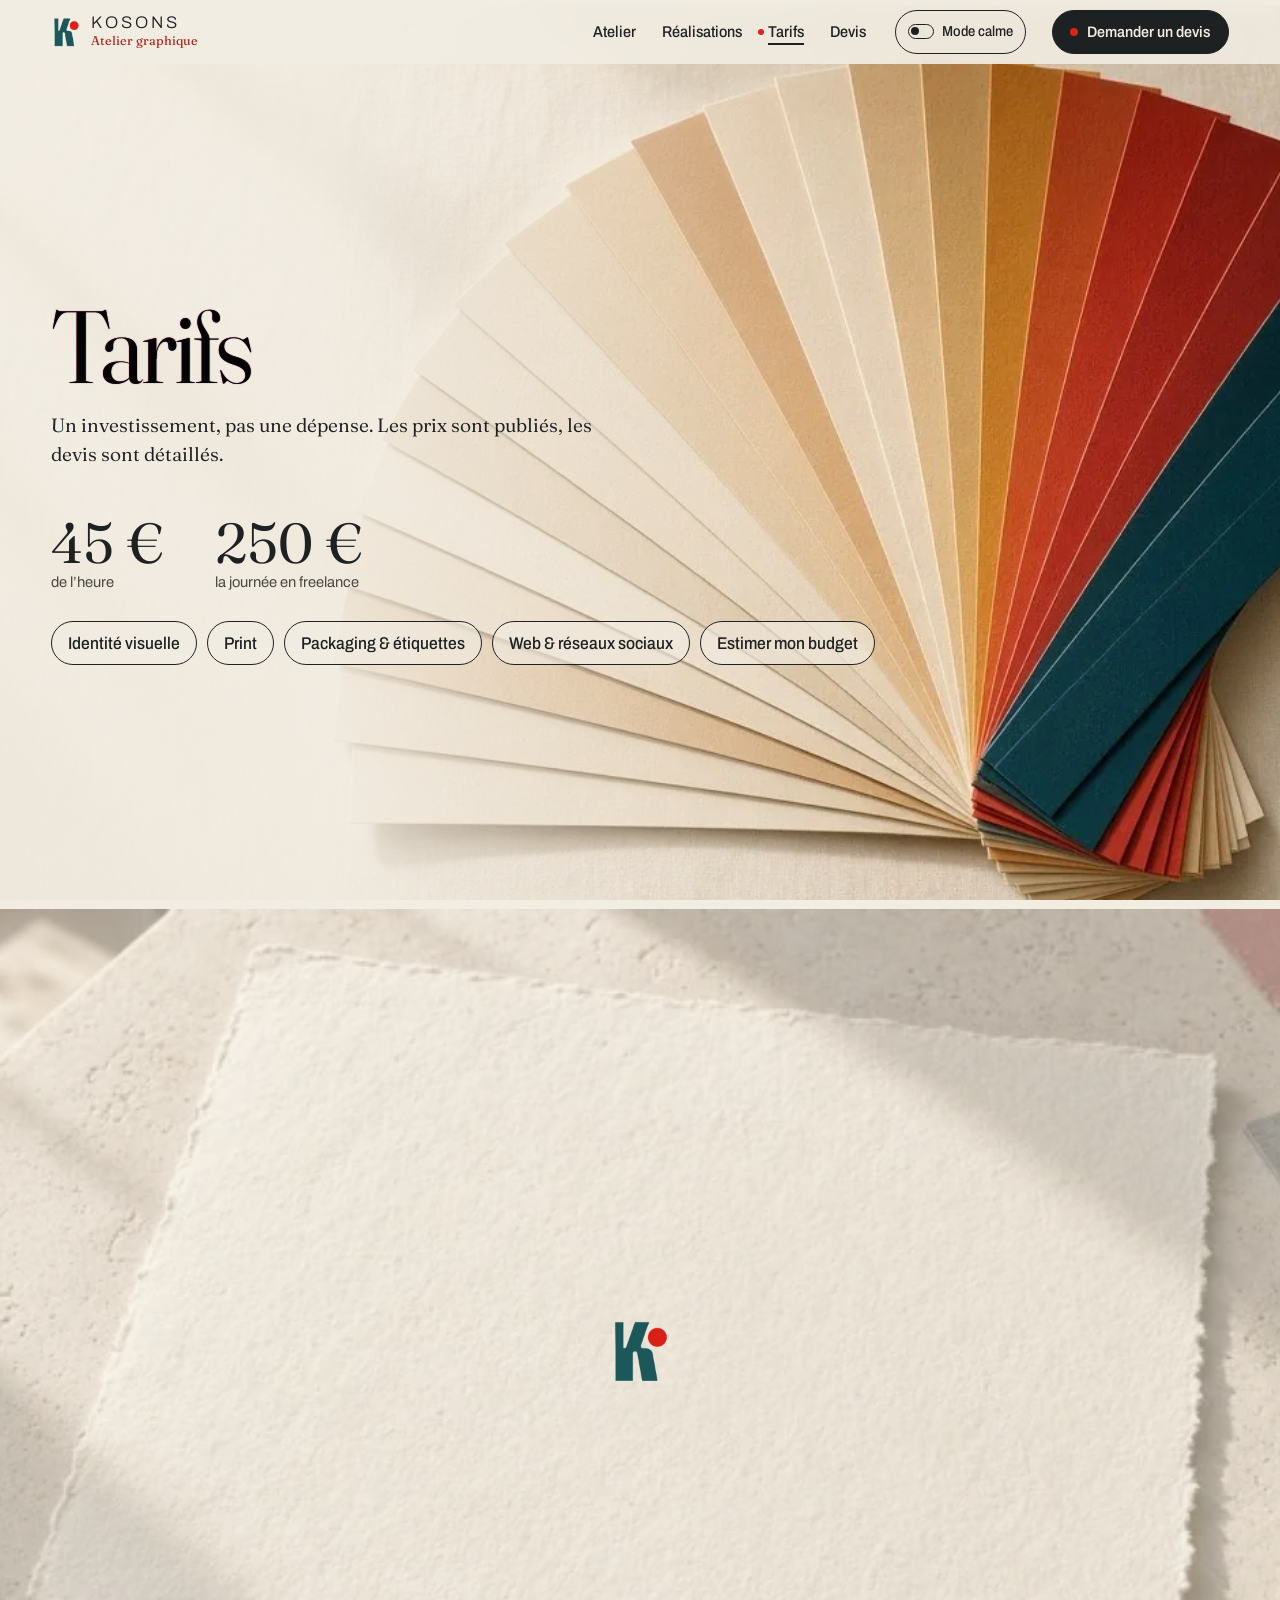
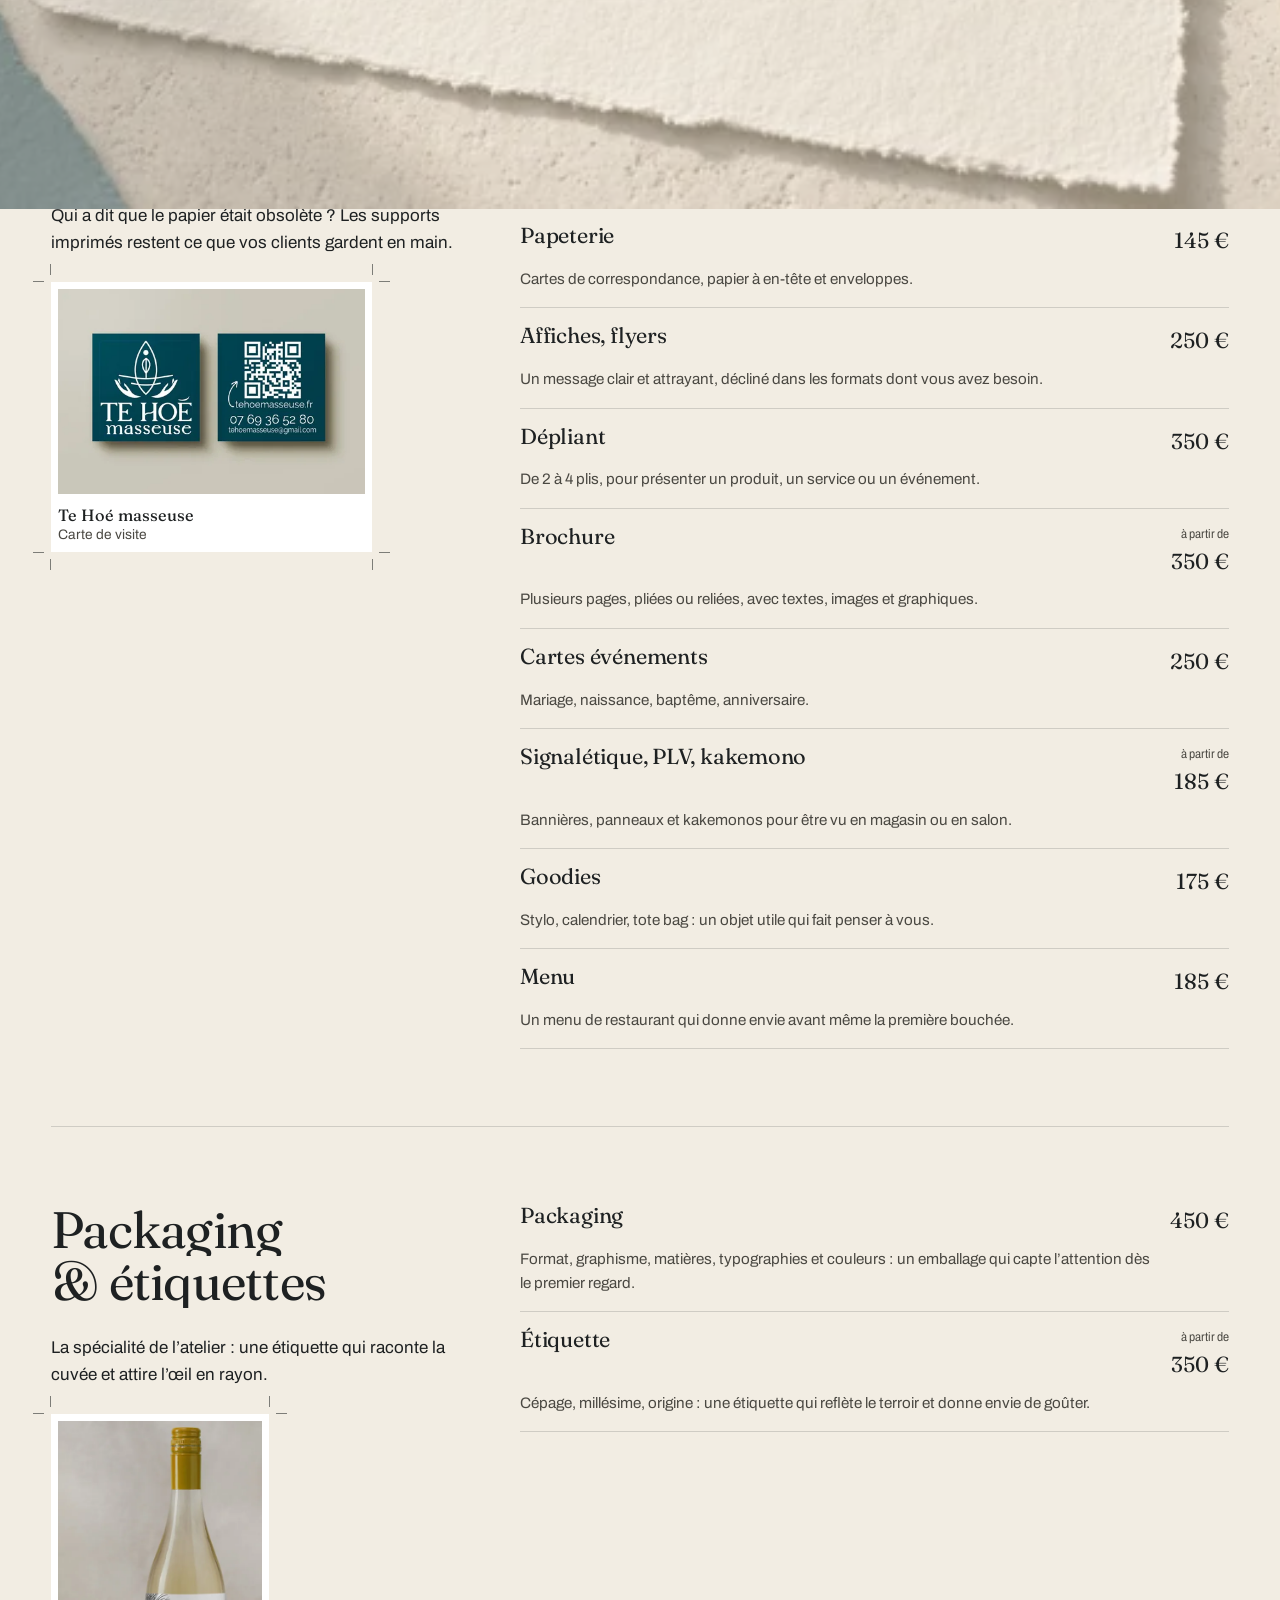
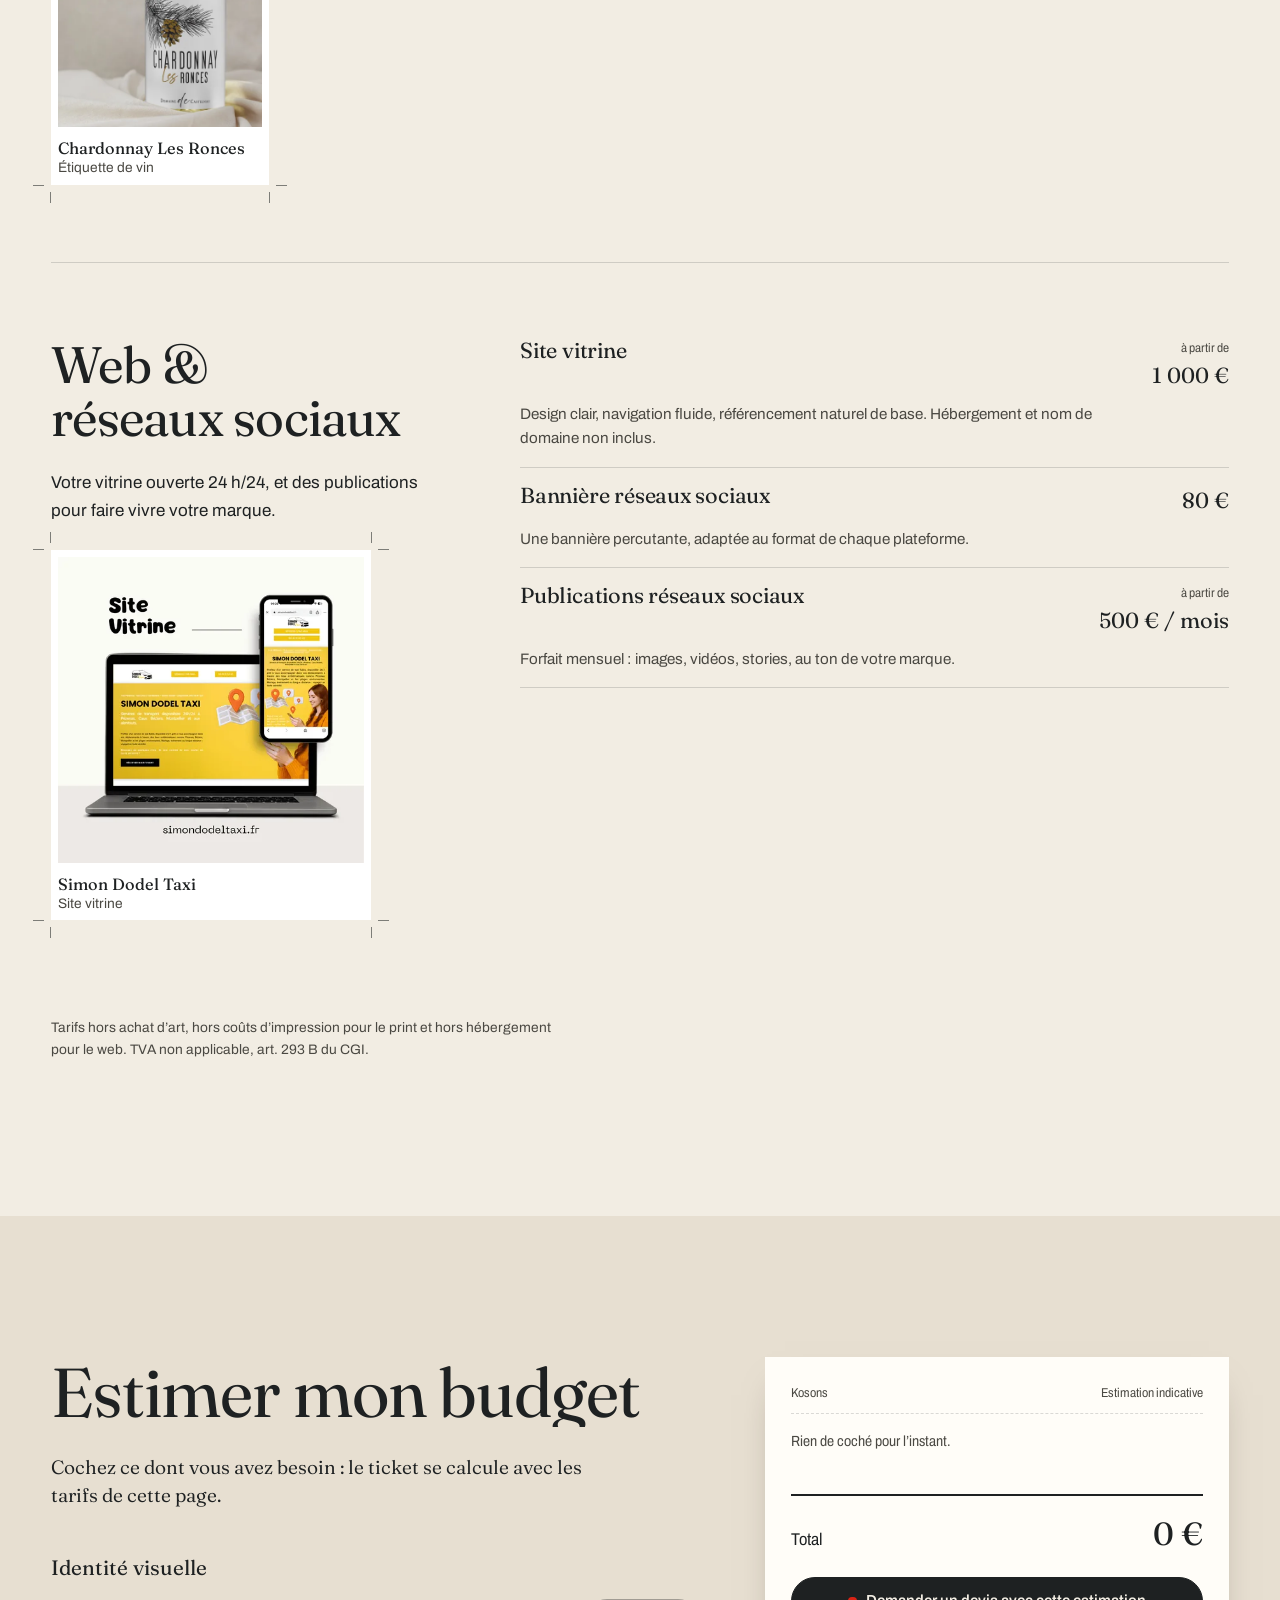
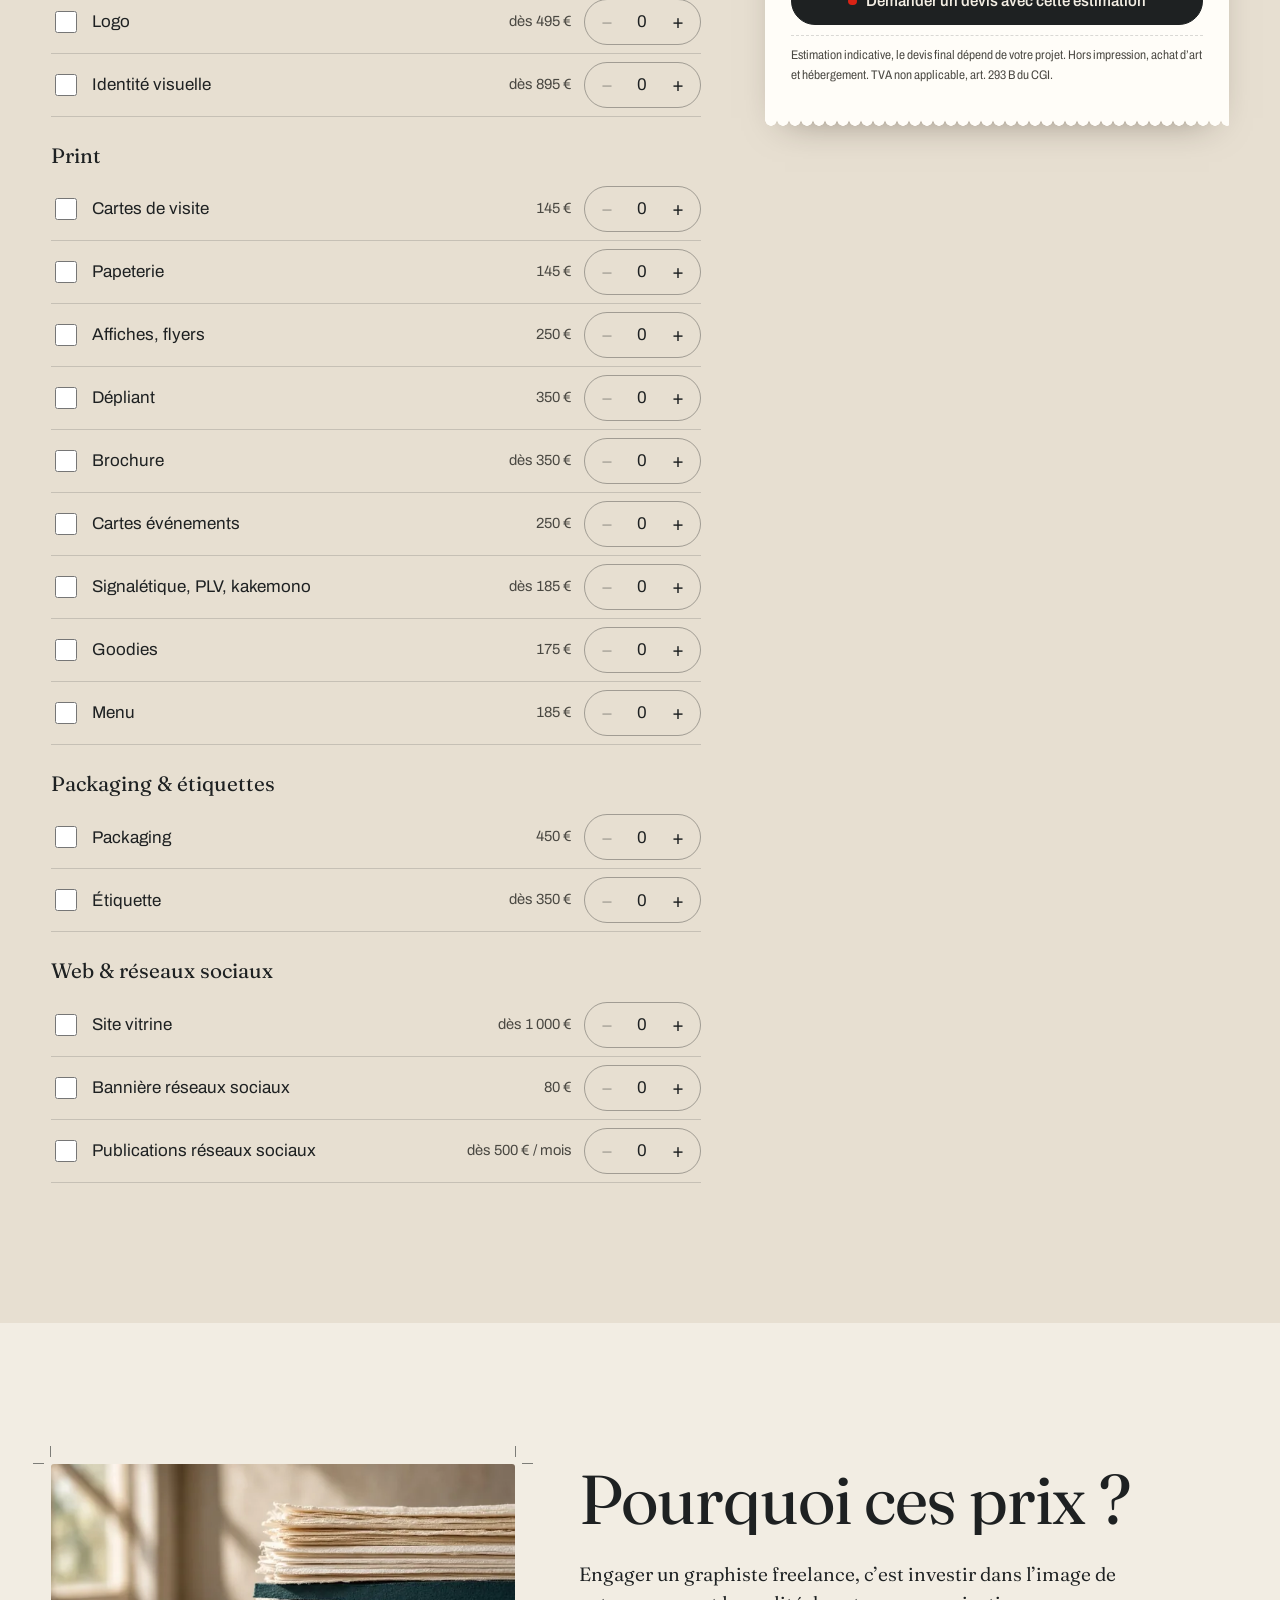
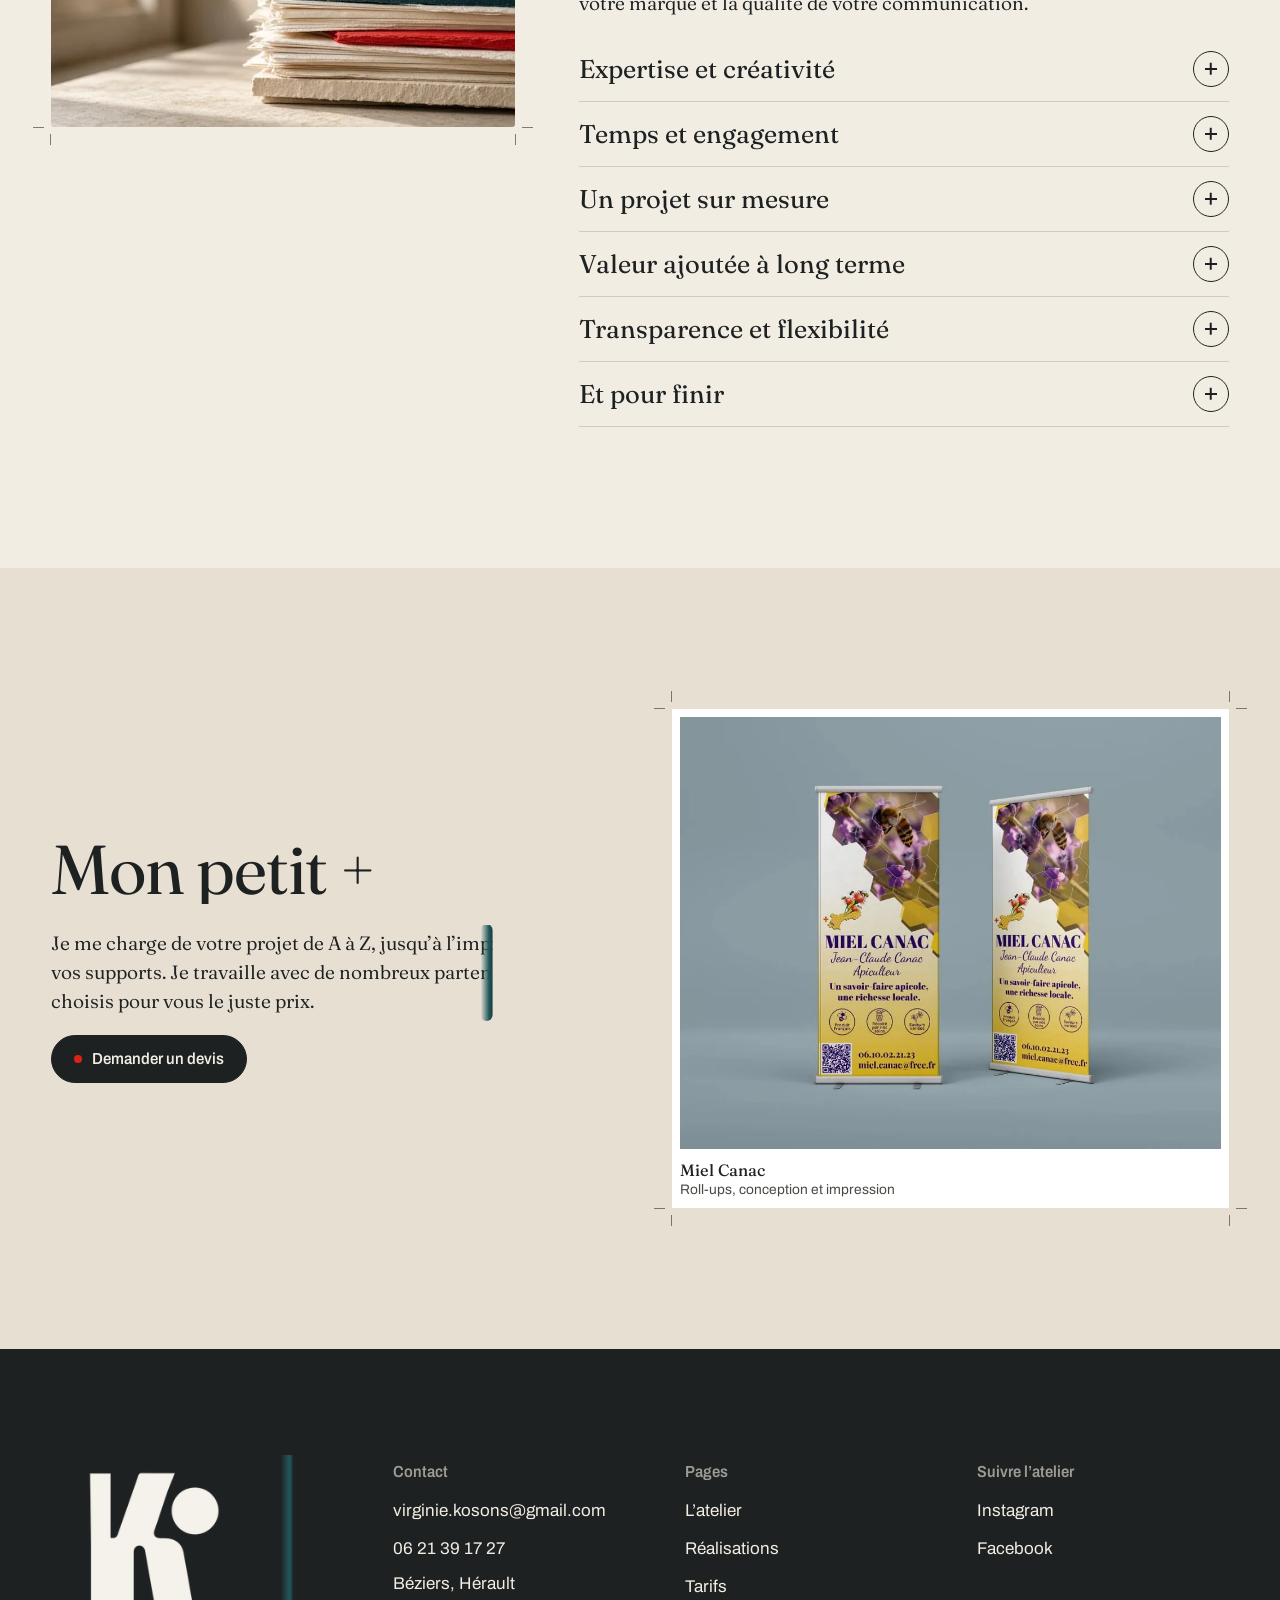
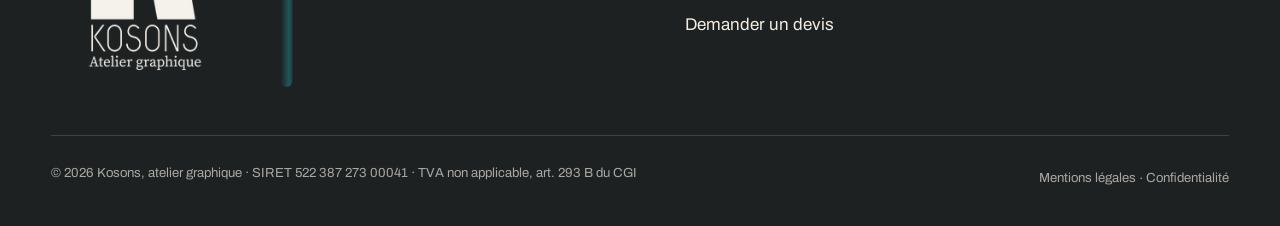
<file: tarifs.html>
<!doctype html>
<html lang="fr" class="chargement">
<head>
<meta charset="utf-8">
<meta name="viewport" content="width=device-width, initial-scale=1, viewport-fit=cover">
<title>Tarifs : logo, étiquette, print, site vitrine · Kosons, Béziers</title>
<meta name="description" content="Les tarifs de Kosons : 45 € de l’heure, logo dès 495 €, étiquette dès 350 €, site vitrine dès 1 000 €. Estimez votre budget en ligne.">
<meta name="robots" content="noindex, nofollow">
<meta name="theme-color" content="#F2EDE3">
<meta property="og:type" content="website">
<meta property="og:locale" content="fr_FR">
<meta property="og:site_name" content="Kosons, atelier graphique">
<meta property="og:title" content="Tarifs : logo, étiquette, print, site vitrine · Kosons, Béziers">
<meta property="og:description" content="Les tarifs de Kosons : 45 € de l’heure, logo dès 495 €, étiquette dès 350 €, site vitrine dès 1 000 €. Estimez votre budget en ligne.">
<meta property="og:url" content="https://kosons-maquette.vercel.app/tarifs">
<meta property="og:image" content="https://kosons-maquette.vercel.app/assets/og/tarifs.jpg">
<meta property="og:image:width" content="1200">
<meta property="og:image:height" content="630">
<meta property="og:image:alt" content="Tarifs : logo, étiquette, print, site vitrine · Kosons, Béziers">
<meta name="twitter:card" content="summary_large_image">
<meta name="twitter:title" content="Tarifs : logo, étiquette, print, site vitrine · Kosons, Béziers">
<meta name="twitter:description" content="Les tarifs de Kosons : 45 € de l’heure, logo dès 495 €, étiquette dès 350 €, site vitrine dès 1 000 €. Estimez votre budget en ligne.">
<meta name="twitter:image" content="https://kosons-maquette.vercel.app/assets/og/tarifs.jpg">
<link rel="icon" href="/favicon-32.png" sizes="32x32" type="image/png">
<link rel="icon" href="/icon-192.png" sizes="192x192" type="image/png">
<link rel="apple-touch-icon" href="/apple-touch-icon.png">
<link rel="preload" href="/assets/fonts/fraunces-opsz.woff2" as="font" type="font/woff2" crossorigin>
<link rel="preload" href="/assets/fonts/archivo-wdth.woff2" as="font" type="font/woff2" crossorigin>
<link rel="stylesheet" href="/assets/css/site.css?v=4">
<link rel="modulepreload" href="/assets/js/main.js?v=4">
<link rel="modulepreload" href="/assets/js/noyau.js?v=4">
<link rel="modulepreload" href="/assets/js/effets.js?v=4">
<link rel="modulepreload" href="/assets/js/tarifs.js?v=4">
<script>
(function(){var d=document.documentElement,c=null;try{c=localStorage.getItem("kosons-calme")}catch(e){}
var calme=c==="1"||(c===null&&window.matchMedia&&matchMedia("(prefers-reduced-motion: reduce)").matches);if(calme)d.classList.add("calme");
try{if(!calme&&sessionStorage.getItem("kosons-rideau")==="1")d.classList.add("rideau-actif")}catch(e){}
setTimeout(function(){d.classList.remove("chargement")},2500);})();
</script>
</head>
<body data-page="tarifs">
<a class="aller-contenu" href="#contenu">Aller au contenu</a>
<svg width="0" height="0" style="position:absolute" aria-hidden="true"><filter id="encre-irreguliere"><feTurbulence type="fractalNoise" baseFrequency=".9" numOctaves="2" seed="3"/><feDisplacementMap in="SourceGraphic" scale="3"/></filter></svg>
<header class="entete">
<a class="marque" href="/" aria-label="Kosons, atelier graphique, accueil"><img src="/assets/img/identite/k-96.webp" width="96" height="96" alt=""><span><b>KOSONS</b><i>Atelier graphique</i></span></a>
<nav class="nav" id="nav" aria-label="Navigation principale"><a href="/">Atelier</a><a href="/realisations">Réalisations</a><a href="/tarifs" aria-current="page">Tarifs</a><a href="/#devis">Devis</a><div class="nav-plus"><a class="bouton" href="/#devis"><span class="point" aria-hidden="true"></span>Demander un devis</a><p>virginie.kosons@gmail.com<br>06 21 39 17 27<br>Béziers, Hérault</p></div></nav>
<button class="bouton-calme" type="button" aria-pressed="false" title="Réduire les animations"><span class="interrupteur" aria-hidden="true"></span><span class="long">Mode calme</span><span class="court">Calme</span></button>
<a class="bouton aimant" href="/#devis"><span class="point" aria-hidden="true"></span>Demander un devis</a>
<button class="menu-bouton" type="button" aria-expanded="false" aria-controls="nav" aria-label="Ouvrir le menu"><span aria-hidden="true"></span></button>
</header>
<main id="contenu">

<section class="planche plein ouverture-t" id="ouverture" aria-labelledby="titre-t">
<div class="ambiance" aria-hidden="true"><picture><source media="(max-aspect-ratio: 4/5)" srcset="/assets/img/ambiance/tarifs-ouverture-nuancier-mobile-400.webp 400w, /assets/img/ambiance/tarifs-ouverture-nuancier-mobile-661.webp 661w" sizes="100vw"><img src="/assets/img/ambiance/tarifs-ouverture-nuancier-1168.webp" srcset="/assets/img/ambiance/tarifs-ouverture-nuancier-640.webp 640w, /assets/img/ambiance/tarifs-ouverture-nuancier-1168.webp 1168w" sizes="100vw" width="1168" height="661" alt="" loading="eager" decoding="async" fetchpriority="high"></picture></div>
<div class="cadre">
<h1 id="titre-t" class="reperage" data-reperage>Tarifs</h1>
<p class="chapo" data-intro>Un investissement, pas une dépense. Les prix sont publiés, les devis sont détaillés.</p>
<div class="taux" data-intro><div><strong class="chiffres">45 €</strong>de l’heure</div><div><strong class="chiffres">250 €</strong>la journée en freelance</div></div>
<nav class="sommaire" aria-label="Familles de tarifs" data-intro><a href="#identite">Identité visuelle</a><a href="#print">Print</a><a href="#packaging">Packaging & étiquettes</a><a href="#web">Web & réseaux sociaux</a><a href="#estimateur">Estimer mon budget</a></nav>
</div>
</section>
<section class="planche grille-tarifs" aria-label="Tous les tarifs">
<div class="cadre">
<article class="famille" id="identite" aria-labelledby="t-identite">
<div class="famille-tete"><h2 id="t-identite" data-lignes>Identité visuelle</h2><p>L’identité visuelle, c’est la base de votre marque : les éléments qui vous rendent reconnaissable partout.</p><figure class="tirage tirage--famille" data-coupe><img class="" src="/assets/img/r/maghair-zen-960.webp" srcset="/assets/img/r/maghair-zen-480.webp 480w, /assets/img/r/maghair-zen-960.webp 960w, /assets/img/r/maghair-zen-1080.webp 1080w" sizes="(max-width: 860px) 60vw, 24vw" width="1080" height="1440" alt="Maghair Zen, logo" loading="lazy" decoding="async" data-loupe="/assets/img/r/maghair-zen-1080.webp" ><figcaption><b>Maghair Zen</b><span>Logo</span></figcaption></figure></div>
<div class="famille-liste"><div class="tarif" data-rouleau><h3>Logo</h3><div class="prix"><small>à partir de</small>495 €</div><p>Un symbole simple, mémorable et polyvalent, qui s’adapte à tous vos supports.</p></div><div class="tarif" data-rouleau><h3>Identité visuelle</h3><div class="prix"><small>à partir de</small>895 €</div><p>Logo, couleurs, typographies et formes : l’ensemble des codes de votre marque.</p></div></div>
</article><article class="famille" id="print" aria-labelledby="t-print">
<div class="famille-tete"><h2 id="t-print" data-lignes>Print</h2><p>Qui a dit que le papier était obsolète ? Les supports imprimés restent ce que vos clients gardent en main.</p><figure class="tirage tirage--famille" data-coupe><img class="" src="/assets/img/r/te-hoe-960.webp" srcset="/assets/img/r/te-hoe-480.webp 480w, /assets/img/r/te-hoe-960.webp 960w, /assets/img/r/te-hoe-1600.webp 1600w" sizes="(max-width: 860px) 60vw, 24vw" width="1600" height="1066" alt="Te Hoé masseuse, carte de visite" loading="lazy" decoding="async" data-loupe="/assets/img/r/te-hoe-1600.webp" ><figcaption><b>Te Hoé masseuse</b><span>Carte de visite</span></figcaption></figure></div>
<div class="famille-liste"><div class="tarif" data-rouleau><h3>Cartes de visite</h3><div class="prix">145 €</div><p>Pour laisser une impression durable en rendez-vous, en salon ou en réseau.</p></div><div class="tarif" data-rouleau><h3>Papeterie</h3><div class="prix">145 €</div><p>Cartes de correspondance, papier à en-tête et enveloppes.</p></div><div class="tarif" data-rouleau><h3>Affiches, flyers</h3><div class="prix">250 €</div><p>Un message clair et attrayant, décliné dans les formats dont vous avez besoin.</p></div><div class="tarif" data-rouleau><h3>Dépliant</h3><div class="prix">350 €</div><p>De 2 à 4 plis, pour présenter un produit, un service ou un événement.</p></div><div class="tarif" data-rouleau><h3>Brochure</h3><div class="prix"><small>à partir de</small>350 €</div><p>Plusieurs pages, pliées ou reliées, avec textes, images et graphiques.</p></div><div class="tarif" data-rouleau><h3>Cartes événements</h3><div class="prix">250 €</div><p>Mariage, naissance, baptême, anniversaire.</p></div><div class="tarif" data-rouleau><h3>Signalétique, PLV, kakemono</h3><div class="prix"><small>à partir de</small>185 €</div><p>Bannières, panneaux et kakemonos pour être vu en magasin ou en salon.</p></div><div class="tarif" data-rouleau><h3>Goodies</h3><div class="prix">175 €</div><p>Stylo, calendrier, tote bag : un objet utile qui fait penser à vous.</p></div><div class="tarif" data-rouleau><h3>Menu</h3><div class="prix">185 €</div><p>Un menu de restaurant qui donne envie avant même la première bouchée.</p></div></div>
</article><article class="famille" id="packaging" aria-labelledby="t-packaging">
<div class="famille-tete"><h2 id="t-packaging" data-lignes>Packaging & étiquettes</h2><p>La spécialité de l’atelier : une étiquette qui raconte la cuvée et attire l’œil en rayon.</p><figure class="tirage tirage--famille" data-coupe><img class="" src="/assets/img/r/chardonnay-les-ronces-960.webp" srcset="/assets/img/r/chardonnay-les-ronces-480.webp 480w, /assets/img/r/chardonnay-les-ronces-960.webp 960w, /assets/img/r/chardonnay-les-ronces-1365.webp 1365w" sizes="(max-width: 860px) 60vw, 24vw" width="1365" height="2048" alt="Chardonnay Les Ronces, étiquette de vin, Domaine de Castelnau" loading="lazy" decoding="async" data-loupe="/assets/img/r/chardonnay-les-ronces-1365.webp" ><figcaption><b>Chardonnay Les Ronces</b><span>Étiquette de vin</span></figcaption></figure></div>
<div class="famille-liste"><div class="tarif" data-rouleau><h3>Packaging</h3><div class="prix">450 €</div><p>Format, graphisme, matières, typographies et couleurs : un emballage qui capte l’attention dès le premier regard.</p></div><div class="tarif" data-rouleau><h3>Étiquette</h3><div class="prix"><small>à partir de</small>350 €</div><p>Cépage, millésime, origine : une étiquette qui reflète le terroir et donne envie de goûter.</p></div></div>
</article><article class="famille" id="web" aria-labelledby="t-web">
<div class="famille-tete"><h2 id="t-web" data-lignes>Web & réseaux sociaux</h2><p>Votre vitrine ouverte 24 h/24, et des publications pour faire vivre votre marque.</p><figure class="tirage tirage--famille" data-coupe><img class="" src="/assets/img/r/simon-dodel-taxi-960.webp" srcset="/assets/img/r/simon-dodel-taxi-480.webp 480w, /assets/img/r/simon-dodel-taxi-960.webp 960w, /assets/img/r/simon-dodel-taxi-1080.webp 1080w" sizes="(max-width: 860px) 60vw, 24vw" width="1080" height="1080" alt="Simon Dodel Taxi, site vitrine" loading="lazy" decoding="async" data-loupe="/assets/img/r/simon-dodel-taxi-1080.webp" ><figcaption><b>Simon Dodel Taxi</b><span>Site vitrine</span></figcaption></figure></div>
<div class="famille-liste"><div class="tarif" data-rouleau><h3>Site vitrine</h3><div class="prix"><small>à partir de</small>1 000 €</div><p>Design clair, navigation fluide, référencement naturel de base. Hébergement et nom de domaine non inclus.</p></div><div class="tarif" data-rouleau><h3>Bannière réseaux sociaux</h3><div class="prix">80 €</div><p>Une bannière percutante, adaptée au format de chaque plateforme.</p></div><div class="tarif" data-rouleau><h3>Publications réseaux sociaux</h3><div class="prix"><small>à partir de</small>500 € / mois</div><p>Forfait mensuel : images, vidéos, stories, au ton de votre marque.</p></div></div>
</article>
<p class="conditions">Tarifs hors achat d’art, hors coûts d’impression pour le print et hors hébergement pour le web. TVA non applicable, art. 293 B du CGI.</p>
</div>
</section>
<section class="planche planche--carton estimateur" id="estimateur" aria-labelledby="titre-estim">
<div class="cadre">
<div>
<h2 id="titre-estim" data-lignes>Estimer mon budget</h2>
<p class="chapo">Cochez ce dont vous avez besoin : le ticket se calcule avec les tarifs de cette page.</p>
<ul class="liste-estim"><li class="groupe">Identité visuelle</li><li data-id="logo" data-prix="495" data-des="1" data-mensuel="0" data-nom="Logo"><label><input type="checkbox">Logo</label><span class="p">dès 495 €</span><span class="quantite"><button type="button" data-moins aria-label="Retirer un Logo" disabled>−</button><output aria-live="polite">0</output><button type="button" data-plus aria-label="Ajouter un Logo">+</button></span></li><li data-id="identite" data-prix="895" data-des="1" data-mensuel="0" data-nom="Identité visuelle"><label><input type="checkbox">Identité visuelle</label><span class="p">dès 895 €</span><span class="quantite"><button type="button" data-moins aria-label="Retirer un Identité visuelle" disabled>−</button><output aria-live="polite">0</output><button type="button" data-plus aria-label="Ajouter un Identité visuelle">+</button></span></li><li class="groupe">Print</li><li data-id="cartes" data-prix="145" data-des="0" data-mensuel="0" data-nom="Cartes de visite"><label><input type="checkbox">Cartes de visite</label><span class="p">145 €</span><span class="quantite"><button type="button" data-moins aria-label="Retirer un Cartes de visite" disabled>−</button><output aria-live="polite">0</output><button type="button" data-plus aria-label="Ajouter un Cartes de visite">+</button></span></li><li data-id="papeterie" data-prix="145" data-des="0" data-mensuel="0" data-nom="Papeterie"><label><input type="checkbox">Papeterie</label><span class="p">145 €</span><span class="quantite"><button type="button" data-moins aria-label="Retirer un Papeterie" disabled>−</button><output aria-live="polite">0</output><button type="button" data-plus aria-label="Ajouter un Papeterie">+</button></span></li><li data-id="affiches" data-prix="250" data-des="0" data-mensuel="0" data-nom="Affiches, flyers"><label><input type="checkbox">Affiches, flyers</label><span class="p">250 €</span><span class="quantite"><button type="button" data-moins aria-label="Retirer un Affiches, flyers" disabled>−</button><output aria-live="polite">0</output><button type="button" data-plus aria-label="Ajouter un Affiches, flyers">+</button></span></li><li data-id="depliant" data-prix="350" data-des="0" data-mensuel="0" data-nom="Dépliant"><label><input type="checkbox">Dépliant</label><span class="p">350 €</span><span class="quantite"><button type="button" data-moins aria-label="Retirer un Dépliant" disabled>−</button><output aria-live="polite">0</output><button type="button" data-plus aria-label="Ajouter un Dépliant">+</button></span></li><li data-id="brochure" data-prix="350" data-des="1" data-mensuel="0" data-nom="Brochure"><label><input type="checkbox">Brochure</label><span class="p">dès 350 €</span><span class="quantite"><button type="button" data-moins aria-label="Retirer un Brochure" disabled>−</button><output aria-live="polite">0</output><button type="button" data-plus aria-label="Ajouter un Brochure">+</button></span></li><li data-id="evenements" data-prix="250" data-des="0" data-mensuel="0" data-nom="Cartes événements"><label><input type="checkbox">Cartes événements</label><span class="p">250 €</span><span class="quantite"><button type="button" data-moins aria-label="Retirer un Cartes événements" disabled>−</button><output aria-live="polite">0</output><button type="button" data-plus aria-label="Ajouter un Cartes événements">+</button></span></li><li data-id="plv" data-prix="185" data-des="1" data-mensuel="0" data-nom="Signalétique, PLV, kakemono"><label><input type="checkbox">Signalétique, PLV, kakemono</label><span class="p">dès 185 €</span><span class="quantite"><button type="button" data-moins aria-label="Retirer un Signalétique, PLV, kakemono" disabled>−</button><output aria-live="polite">0</output><button type="button" data-plus aria-label="Ajouter un Signalétique, PLV, kakemono">+</button></span></li><li data-id="goodies" data-prix="175" data-des="0" data-mensuel="0" data-nom="Goodies"><label><input type="checkbox">Goodies</label><span class="p">175 €</span><span class="quantite"><button type="button" data-moins aria-label="Retirer un Goodies" disabled>−</button><output aria-live="polite">0</output><button type="button" data-plus aria-label="Ajouter un Goodies">+</button></span></li><li data-id="menu" data-prix="185" data-des="0" data-mensuel="0" data-nom="Menu"><label><input type="checkbox">Menu</label><span class="p">185 €</span><span class="quantite"><button type="button" data-moins aria-label="Retirer un Menu" disabled>−</button><output aria-live="polite">0</output><button type="button" data-plus aria-label="Ajouter un Menu">+</button></span></li><li class="groupe">Packaging & étiquettes</li><li data-id="packaging" data-prix="450" data-des="0" data-mensuel="0" data-nom="Packaging"><label><input type="checkbox">Packaging</label><span class="p">450 €</span><span class="quantite"><button type="button" data-moins aria-label="Retirer un Packaging" disabled>−</button><output aria-live="polite">0</output><button type="button" data-plus aria-label="Ajouter un Packaging">+</button></span></li><li data-id="etiquette" data-prix="350" data-des="1" data-mensuel="0" data-nom="Étiquette"><label><input type="checkbox">Étiquette</label><span class="p">dès 350 €</span><span class="quantite"><button type="button" data-moins aria-label="Retirer un Étiquette" disabled>−</button><output aria-live="polite">0</output><button type="button" data-plus aria-label="Ajouter un Étiquette">+</button></span></li><li class="groupe">Web & réseaux sociaux</li><li data-id="site" data-prix="1000" data-des="1" data-mensuel="0" data-nom="Site vitrine"><label><input type="checkbox">Site vitrine</label><span class="p">dès 1 000 €</span><span class="quantite"><button type="button" data-moins aria-label="Retirer un Site vitrine" disabled>−</button><output aria-live="polite">0</output><button type="button" data-plus aria-label="Ajouter un Site vitrine">+</button></span></li><li data-id="banniere" data-prix="80" data-des="0" data-mensuel="0" data-nom="Bannière réseaux sociaux"><label><input type="checkbox">Bannière réseaux sociaux</label><span class="p">80 €</span><span class="quantite"><button type="button" data-moins aria-label="Retirer un Bannière réseaux sociaux" disabled>−</button><output aria-live="polite">0</output><button type="button" data-plus aria-label="Ajouter un Bannière réseaux sociaux">+</button></span></li><li data-id="publications" data-prix="500" data-des="1" data-mensuel="1" data-nom="Publications réseaux sociaux"><label><input type="checkbox">Publications réseaux sociaux</label><span class="p">dès 500 € / mois</span><span class="quantite"><button type="button" data-moins aria-label="Retirer un Publications réseaux sociaux" disabled>−</button><output aria-live="polite">0</output><button type="button" data-plus aria-label="Ajouter un Publications réseaux sociaux">+</button></span></li></ul>
</div>
<aside class="ticket" aria-label="Estimation">
<div class="ticket-tete"><span>Kosons</span><span>Estimation indicative</span></div>
<div class="ticket-lignes" aria-live="polite"><p class="vide">Rien de coché pour l’instant.</p></div>
<div class="ticket-total"><span class="libelle-total">Total</span><strong class="total">0 €</strong></div>
<p class="petit mensuel" hidden></p>
<a class="bouton aimant envoyer-estim" href="/#devis"><span class="point" aria-hidden="true"></span>Demander un devis avec cette estimation</a>
<div class="ticket-pied">Estimation indicative, le devis final dépend de votre projet. Hors impression, achat d’art et hébergement. TVA non applicable, art. 293 B du CGI.</div>
</aside>
</div>
</section>
<section class="planche avant-propos" aria-labelledby="titre-ap">
<div class="cadre">
<figure class="visuel tirage" data-coupe><img class="" src="/assets/img/ambiance/tarifs-avant-propos-papiers-1168.webp" srcset="/assets/img/ambiance/tarifs-avant-propos-papiers-640.webp 640w, /assets/img/ambiance/tarifs-avant-propos-papiers-1168.webp 1168w" sizes="(max-width: 860px) 90vw, 38vw" width="1168" height="661" alt="Une pile de papiers fins de différentes textures, ivoire, pétrole et rouge" loading="lazy" decoding="async"></figure>
<div><h2 id="titre-ap" data-lignes>Pourquoi ces prix ?</h2><p class="chapo">Engager un graphiste freelance, c’est investir dans l’image de votre marque et la qualité de votre communication.</p><details class="argument"><summary>Expertise et créativité<span class="signe" aria-hidden="true"></span></summary><div class="contenu"><p>Chaque projet est unique et demande une expertise précise. Je mets à votre service mon expérience et ma créativité pour des visuels qui répondent aussi à vos objectifs de communication.</p></div></details><details class="argument"><summary>Temps et engagement<span class="signe" aria-hidden="true"></span></summary><div class="contenu"><p>Un projet graphique ne se limite pas à la réalisation technique : recherche, conception, échanges, ajustements et finalisation. Les tarifs incluent toutes ces étapes.</p></div></details><details class="argument"><summary>Un projet sur mesure<span class="signe" aria-hidden="true"></span></summary><div class="contenu"><p>Des visuels 100 % personnalisés pour votre marque, pensés pour vos besoins et votre public.</p></div></details><details class="argument"><summary>Valeur ajoutée à long terme<span class="signe" aria-hidden="true"></span></summary><div class="contenu"><p>Un bon design a un impact direct sur la perception de votre marque : visibilité, crédibilité, et donc performances commerciales.</p></div></details><details class="argument"><summary>Transparence et flexibilité<span class="signe" aria-hidden="true"></span></summary><div class="contenu"><p>Mes tarifs sont publiés sur cette page. Je propose aussi des devis personnalisés et des journées en freelance auprès de différentes structures.</p></div></details><details class="argument"><summary>Et pour finir<span class="signe" aria-hidden="true"></span></summary><div class="contenu"><p>Un graphiste freelance a des charges, reste disponible pour ses clients et ne bénéficie pas d’avantages salariaux.</p></div></details></div>
</div>
</section>
<section class="planche planche--carton petit-plus" aria-labelledby="titre-pp">
<div class="cadre">
<div><h2 id="titre-pp" data-lignes>Mon petit +</h2><p class="chapo" data-rouleau>Je me charge de votre projet de A à Z, jusqu’à l’impression de vos supports. Je travaille avec de nombreux partenaires et je choisis pour vous le juste prix.</p><a class="bouton aimant" href="/#devis"><span class="point" aria-hidden="true"></span>Demander un devis</a></div>
<figure class="tirage" data-coupe><img class="" src="/assets/img/r/miel-canac-rollup-960.webp" srcset="/assets/img/r/miel-canac-rollup-480.webp 480w, /assets/img/r/miel-canac-rollup-960.webp 960w, /assets/img/r/miel-canac-rollup-1000.webp 1000w" sizes="(max-width: 860px) 90vw, 44vw" width="1000" height="800" alt="Miel Canac, roll-up" loading="lazy" decoding="async" data-loupe="/assets/img/r/miel-canac-rollup-1000.webp" ><figcaption><b>Miel Canac</b><span>Roll-ups, conception et impression</span></figcaption></figure>
</div>
</section>
</main>
<footer class="pied" id="pied">
<div class="cadre">
<div class="marque-pied" data-rouleau><img class="grand-k" src="/assets/img/identite/logo-kosons-480.webp" srcset="/assets/img/identite/logo-kosons-240.webp 240w, /assets/img/identite/logo-kosons-480.webp 480w" sizes="210px" width="1451" height="1492" alt="Kosons, atelier graphique" loading="lazy" style="filter:brightness(0) invert(.93) sepia(.1)"></div>
<div><h2>Contact</h2><ul><li><a href="mailto:virginie.kosons@gmail.com">virginie.kosons@gmail.com</a></li><li><a href="tel:+33621391727">06 21 39 17 27</a></li><li>Béziers, Hérault</li></ul></div>
<div><h2>Pages</h2><ul><li><a href="/">L’atelier</a></li><li><a href="/realisations">Réalisations</a></li><li><a href="/tarifs">Tarifs</a></li><li><a href="/#devis">Demander un devis</a></li></ul></div>
<div><h2>Suivre l’atelier</h2><ul><li><a href="https://www.instagram.com/kosonsateliergraphique/" rel="noopener" target="_blank">Instagram</a></li><li><a href="https://www.facebook.com/ateliergraphiquekosons" rel="noopener" target="_blank">Facebook</a></li></ul></div>
<div class="bas"><span>© 2026 Kosons, atelier graphique · SIRET 522 387 273 00041 · TVA non applicable, art. 293 B du CGI</span><span><a href="/mentions-legales">Mentions légales</a> · <a href="/mentions-legales#confidentialite">Confidentialité</a></span></div>
</div>
</footer>
<nav class="barre-mobile" aria-label="Contact rapide"><a href="/#devis">Demander un devis</a><a href="tel:+33621391727"><svg viewBox="0 0 24 24" aria-hidden="true" fill="none" stroke="currentColor" stroke-width="1.8"><path d="M5 4h4l2 5-2.5 1.5a11 11 0 0 0 5 5L15 13l5 2v4a2 2 0 0 1-2 2A16 16 0 0 1 3 6a2 2 0 0 1 2-2"/></svg>Appeler</a></nav>
<div class="curseur" aria-hidden="true"></div><div class="loupe" aria-hidden="true"></div>
<div class="rideau" aria-hidden="true"><img class="k" src="/assets/img/identite/k-192.webp" width="192" height="192" alt=""></div>
<script defer src="/assets/js/lib/gsap.min.js"></script>
<script defer src="/assets/js/lib/ScrollTrigger.min.js"></script>
<script defer src="/assets/js/lib/SplitText.min.js"></script>
<script type="module" src="/assets/js/main.js?v=4"></script>
</body>
</html>
</file>
<file: assets/css/site.css>
/* Kosons — maquette v1 · direction « L'Imprimerie » */

@font-face { font-family: "Fraunces"; src: url("../fonts/fraunces-opsz.woff2") format("woff2"); font-weight: 100 900; font-style: normal; font-display: swap; }
@font-face { font-family: "Fraunces"; src: url("../fonts/fraunces-opsz-italic.woff2") format("woff2"); font-weight: 100 900; font-style: italic; font-display: swap; }
@font-face { font-family: "Archivo"; src: url("../fonts/archivo-wdth.woff2") format("woff2"); font-weight: 100 900; font-stretch: 62% 125%; font-style: normal; font-display: swap; }

:root {
  --papier: #F2EDE3;
  --papier-2: #E7DFD1;
  --carton: #D9CDB8;
  --encre: #1E2122;
  --encre-2: #4A4842;
  --petrole: #21575A;
  --petrole-fonce: #173F41;
  --rouge: #D92315;
  --rouge-fonce: #B81E12;
  --magenta: #F2295B;
  --filet: rgba(30, 33, 34, .16);
  --entete-h: 64px;
  --barres-h: 0px;
  --gouttiere: clamp(16px, 4vw, 56px);
  --max: 1440px;
  --serif: "Fraunces", Georgia, "Times New Roman", serif;
  --sans: "Archivo", "Helvetica Neue", Arial, sans-serif;
  --ease: cubic-bezier(.2, .7, .1, 1);
  color-scheme: light;
}

*, *::before, *::after { box-sizing: border-box; }
html { -webkit-text-size-adjust: 100%; text-size-adjust: 100%; scroll-behavior: auto; overflow-anchor: none; }
body {
  margin: 0; background: var(--papier); color: var(--encre);
  font-family: var(--sans); font-size: 1.0625rem; line-height: 1.6; font-stretch: 100%;
  font-kerning: normal; text-rendering: optimizeLegibility; -webkit-font-smoothing: antialiased;
  overflow-x: clip;
}
img, svg, canvas { display: block; max-width: 100%; }
img { height: auto; }
a { color: inherit; text-decoration-thickness: 1px; text-underline-offset: .18em; }
button, input, select, textarea { font: inherit; color: inherit; }
button { cursor: pointer; }
::selection { background: var(--petrole); color: var(--papier); }
:focus-visible { outline: 2px solid var(--rouge); outline-offset: 3px; border-radius: 2px; }
[hidden] { display: none !important; }
.sr-only { position: absolute !important; width: 1px; height: 1px; padding: 0; margin: -1px; overflow: hidden; clip: rect(0 0 0 0); white-space: nowrap; border: 0; }
.aller-contenu { position: fixed; left: 12px; top: -60px; z-index: 200; background: var(--encre); color: var(--papier); padding: 10px 16px; border-radius: 4px; text-decoration: none; }
.aller-contenu:focus { top: 12px; }

/* chargement : la page n'apparaît qu'une fois prête (polices, image d'ouverture, états de départ des animations) */
main, .entete, .pied { transition: opacity .45s ease; }
html.chargement main, html.chargement .entete, html.chargement .pied { opacity: 0; }
html.rideau-actif .rideau { transform: none; }
a, button, summary, label, input { -webkit-tap-highlight-color: transparent; }

/* ---------------------------------------------------------------- typo */
h1, h2, h3, h4 { font-family: var(--serif); font-weight: 400; line-height: 1.02; letter-spacing: -.015em; margin: 0; font-optical-sizing: auto; text-wrap: balance; }
h2 { font-size: clamp(2.2rem, min(5.4vw, 8.5vh), 4.6rem); }
h3 { font-size: clamp(1.35rem, 2vw, 1.75rem); line-height: 1.12; letter-spacing: -.01em; }
p { margin: 0 0 1em; max-width: 64ch; text-wrap: pretty; }
.chapo { font-family: var(--serif); font-size: clamp(1.15rem, 1.5vw, 1.4rem); line-height: 1.5; font-weight: 360; max-width: 46ch; }
.petit { font-size: .875rem; line-height: 1.5; color: var(--encre-2); }
.etroit { font-stretch: 78%; letter-spacing: .01em; }
.chiffres { font-variant-numeric: tabular-nums lining-nums; }
.a-completer { display: inline-block; font-family: var(--sans); font-stretch: 80%; font-size: .78rem; line-height: 1.3; padding: .15em .5em; border: 1px dashed currentColor; border-radius: 3px; color: var(--rouge-fonce); vertical-align: .1em; white-space: nowrap; }
.illustratif { font-size: .78rem; color: var(--encre-2); }

/* ---------------------------------------------------------------- boutons */
.bouton {
  --fond: var(--encre); --texte: var(--papier);
  position: relative; display: inline-flex; align-items: center; justify-content: center; gap: .6em;
  min-height: 48px; padding: .7em 1.35em; border: 1.5px solid var(--fond); border-radius: 999px;
  background: var(--fond); color: var(--texte); font-family: var(--sans); font-weight: 560; font-stretch: 92%;
  font-size: 1rem; line-height: 1.1; text-decoration: none; white-space: nowrap; isolation: isolate; overflow: hidden;
}
.bouton::before { content: ""; position: absolute; inset: 0; z-index: -1; background: var(--rouge-fonce); border-radius: inherit; transform: scaleX(0); transform-origin: left center; transition: transform .45s var(--ease); }
.bouton:hover::before, .bouton:focus-visible::before { transform: scaleX(1); }
.bouton:hover { border-color: var(--rouge-fonce); }
.bouton--ligne { --fond: transparent; --texte: var(--encre); border-color: var(--encre); }
.bouton--ligne:hover { color: var(--papier); }
.bouton--clair { --fond: var(--papier); --texte: var(--encre); border-color: var(--papier); }
.bouton--clair:hover { color: var(--papier); }
.bouton .point { width: .55em; height: .55em; border-radius: 50%; background: var(--rouge); flex: none; transition: background .3s; }
.bouton:hover .point { background: var(--papier); }
.lien-trace { position: relative; text-decoration: none; font-weight: 560; background: linear-gradient(currentColor, currentColor) 0 100% / 100% 1px no-repeat; padding-bottom: 2px; transition: background-size .5s var(--ease); }
.lien-trace:hover { background-size: 0 1px; background-position: 100% 100%; }
.aimant { will-change: transform; }

/* ---------------------------------------------------------------- en-tête */
.entete {
  position: fixed; inset: 0 0 auto 0; z-index: 60; height: var(--entete-h);
  display: flex; align-items: center; gap: clamp(8px, 2vw, 28px); padding: 0 var(--gouttiere);
  background: color-mix(in srgb, var(--papier) 88%, transparent); -webkit-backdrop-filter: blur(10px); backdrop-filter: blur(10px);
  border-bottom: 1px solid transparent; transition: border-color .3s, background-color .3s;
}
.entete.defile { border-bottom-color: var(--filet); }
.entete--sombre:not(.defile) { background: transparent; -webkit-backdrop-filter: none; backdrop-filter: none; color: var(--papier); }
.marque { display: flex; align-items: center; gap: 10px; text-decoration: none; flex: none; min-height: 44px; }
.marque img { width: 30px; height: auto; }
.marque span { display: flex; flex-direction: column; line-height: 1; }
.marque b { font-family: var(--sans); font-weight: 300; font-stretch: 100%; letter-spacing: .18em; font-size: 1.05rem; }
.marque i { font-family: var(--serif); font-style: normal; font-size: .78rem; color: var(--rouge-fonce); margin-top: 3px; letter-spacing: 0; }
.entete--sombre:not(.defile) .marque i { color: #FF8A7E; }
.nav { margin-left: auto; display: flex; align-items: center; gap: clamp(4px, 1.4vw, 22px); }
.nav a { position: relative; display: inline-flex; align-items: center; min-height: 44px; padding: 0 4px; text-decoration: none; font-weight: 500; font-stretch: 90%; font-size: .98rem; }
.nav a::after { content: ""; position: absolute; left: 4px; right: 4px; bottom: 9px; height: 1.5px; background: currentColor; transform: scaleX(0); transform-origin: right; transition: transform .4s var(--ease); }
.nav a:hover::after, .nav a[aria-current="page"]::after { transform: scaleX(1); transform-origin: left; }
.nav a[aria-current="page"]::before { content: ""; position: absolute; left: -6px; top: 50%; width: 6px; height: 6px; margin-top: -3px; border-radius: 50%; background: var(--rouge); }
.bouton-calme {
  display: inline-flex; align-items: center; gap: 8px; min-height: 44px; min-width: 44px; padding: 0 12px;
  border: 1.5px solid currentColor; border-radius: 999px; background: transparent; font-weight: 500; font-stretch: 88%; font-size: .9rem; flex: none;
}
.bouton-calme .interrupteur { position: relative; width: 26px; height: 15px; border-radius: 999px; border: 1.5px solid currentColor; flex: none; }
.bouton-calme .interrupteur::after { content: ""; position: absolute; top: 2px; left: 2px; width: 8px; height: 8px; border-radius: 50%; background: currentColor; transition: transform .3s var(--ease); }
.bouton-calme[aria-pressed="true"] .interrupteur { background: var(--petrole); border-color: var(--petrole); }
.bouton-calme[aria-pressed="true"] .interrupteur::after { transform: translateX(11px); background: var(--papier); }
.bouton-calme .court { display: none; }
.entete .bouton { min-height: 44px; padding: .55em 1.1em; font-size: .95rem; }
.menu-bouton { display: none; min-width: 44px; min-height: 44px; border: 0; background: transparent; padding: 0; align-items: center; justify-content: center; }
.menu-bouton span { display: block; width: 22px; height: 1.5px; background: currentColor; position: relative; }
.menu-bouton span::before, .menu-bouton span::after { content: ""; position: absolute; left: 0; width: 22px; height: 1.5px; background: currentColor; transition: transform .3s var(--ease); }
.menu-bouton span::before { top: -7px; } .menu-bouton span::after { top: 7px; }
.menu-ouvert .menu-bouton span { background: transparent; }
.menu-ouvert .menu-bouton span::before { transform: translateY(7px) rotate(45deg); }
.menu-ouvert .menu-bouton span::after { transform: translateY(-7px) rotate(-45deg); }

@media (max-width: 1099px) { .entete .bouton { display: none; } }
.nav-plus { display: none; }
@media (max-width: 859px) {
  .nav { position: fixed; top: var(--entete-h); left: 0; right: 0; bottom: auto; height: calc(100vh - var(--entete-h)); height: calc(100dvh - var(--entete-h)); flex-direction: column; align-items: stretch; gap: 0; padding: 12px var(--gouttiere) calc(28px + env(safe-area-inset-bottom, 0px)); background: var(--papier); color: var(--encre); overflow-y: auto; opacity: 0; visibility: hidden; transition: opacity .3s, visibility 0s .3s; }
  .nav > a { font-family: var(--serif); font-size: clamp(2rem, 9vw, 2.8rem); font-weight: 360; letter-spacing: -.02em; min-height: 64px; border-bottom: 1px solid var(--filet); transform: translateY(14px); opacity: 0; transition: transform .5s var(--ease), opacity .4s; }
  .nav a::after { display: none; }
  .nav a[aria-current="page"]::before { left: auto; right: 4px; width: 10px; height: 10px; margin-top: -5px; }
  .nav-plus { display: block; margin-top: auto; padding-top: 28px; opacity: 0; transition: opacity .4s .25s; }
  .entete .nav-plus .bouton { display: inline-flex; font-family: var(--sans); font-size: 1rem; font-weight: 560; min-height: 48px; padding: .7em 1.35em; color: var(--papier); }
  .nav-plus p { margin: 18px 0 0; font-size: .95rem; color: var(--encre-2); user-select: text; }
  .menu-ouvert .nav { opacity: 1; visibility: visible; transition: opacity .3s; }
  .menu-ouvert .nav > a { transform: none; opacity: 1; }
  .menu-ouvert .nav > a:nth-child(2) { transition-delay: .05s; } .menu-ouvert .nav > a:nth-child(3) { transition-delay: .1s; } .menu-ouvert .nav > a:nth-child(4) { transition-delay: .15s; }
  .menu-ouvert .nav-plus { opacity: 1; }
  html.menu-ouvert { overflow: hidden; }
  .menu-ouvert .barre-mobile { transform: translateY(140%); opacity: 0; }
  .menu-bouton { display: inline-flex; }
  .bouton-calme { margin-left: auto; }
}
@media (max-width: 520px) {
  .bouton-calme .long { display: none; } .bouton-calme .court { display: inline; }
  .bouton-calme { padding: 0 10px; gap: 6px; }
  .marque i { display: none; }
  .marque b { letter-spacing: .12em; font-size: .95rem; }
}
@media (max-width: 359px) { .bouton-calme .court { display: none; } .marque b { display: none; } }

/* ---------------------------------------------------------------- planches */
main { display: block; overflow-x: clip; }
.planche { position: relative; padding: clamp(72px, 11vw, 160px) var(--gouttiere); }
.planche > .cadre { max-width: var(--max); margin: 0 auto; position: relative; }
.planche--sombre { background: var(--encre); color: var(--papier); }
.planche--carton { background: var(--papier-2); }
.plein { height: 100vh; height: 100svh; min-height: 0; display: flex; flex-direction: column; padding-top: calc(var(--entete-h) + clamp(12px, 3vh, 32px)); padding-bottom: calc(var(--barres-h) + clamp(14px, 3vh, 32px)); overflow: hidden; }
.plein > .cadre { flex: 1; min-height: 0; width: 100%; display: flex; flex-direction: column; }
.entete-planche { display: flex; flex-wrap: wrap; align-items: end; justify-content: space-between; gap: 16px 40px; margin-bottom: clamp(32px, 5vw, 64px); }
.entete-planche p { margin: 0; }
.planche h2 + .chapo, .planche h2 + p { margin-top: clamp(14px, 2vw, 26px); }

/* repères de coupe */
.coupe { position: absolute; width: 18px; height: 18px; pointer-events: none; overflow: visible; z-index: 3; color: var(--encre); opacity: .55; transition: opacity .4s; }
.coupe line { stroke: currentColor; stroke-width: 1; fill: none; }
.coupe--hg { left: -18px; top: -18px; }
.coupe--hd { right: -18px; top: -18px; transform: scaleX(-1); }
.coupe--bg { left: -18px; bottom: -18px; transform: scaleY(-1); }
.coupe--bd { right: -18px; bottom: -18px; transform: scale(-1, -1); }
[data-coupe]:hover > .coupe { opacity: 1; }
.plaque .point-k { visibility: hidden; }
[data-coupe] { position: relative; }
.planche--sombre .coupe, .sur-sombre .coupe { color: var(--papier); }
.mire { position: absolute; width: 26px; height: 26px; pointer-events: none; color: var(--encre); }
.mire circle, .mire line { fill: none; stroke: currentColor; stroke-width: 1; vector-effect: non-scaling-stroke; }

/* repérage des plaques */
.reperage { position: relative; isolation: isolate; }
.reperage .plaque { position: absolute; inset: 0; pointer-events: none; mix-blend-mode: multiply; user-select: none; }
.reperage .plaque--c { color: var(--petrole); }
.reperage .plaque--m { color: var(--magenta); }
.reperage .plaque, .reperage .plaque * { will-change: transform; }
.sur-sombre .reperage .plaque { mix-blend-mode: screen; }
.sur-sombre .reperage .plaque--c { color: #3FB6B9; }
.sur-sombre .reperage .plaque--m { color: #FF5C7E; }

/* rouleau encreur */
[data-rouleau] { position: relative; }
.barre-rouleau { position: absolute; top: -6%; bottom: -6%; left: 0; width: 12px; border-radius: 7px; background: linear-gradient(90deg, rgba(33, 87, 90, 0), var(--petrole) 70%, var(--petrole-fonce)); pointer-events: none; z-index: 4; opacity: 0; }

/* tampon */
.tampon { --taille: 112px; position: absolute; width: var(--taille); height: var(--taille); color: var(--rouge); pointer-events: none; z-index: 5; filter: url(#encre-irreguliere); }
.tampon svg { width: 100%; height: 100%; overflow: visible; }
.tampon text { fill: currentColor; font-family: var(--sans); font-stretch: 75%; font-weight: 650; }
.tampon circle { fill: none; stroke: currentColor; }

/* ---------------------------------------------------------------- figures */
.tirage { margin: 0; position: relative; }
.tirage img { width: 100%; height: 100%; object-fit: contain; }
.tirage figcaption { margin-top: 10px; font-size: .86rem; line-height: 1.35; }
.tirage figcaption b { display: block; font-family: var(--serif); font-weight: 450; font-size: 1.02rem; }
.tirage figcaption span { color: var(--encre-2); }
.planche--sombre .tirage figcaption span { color: rgba(242, 237, 227, .7); }
.ombre-papier { box-shadow: 0 1px 1px rgba(40, 30, 20, .08), 0 12px 30px -10px rgba(40, 30, 20, .35); }
.provisoire { position: absolute; right: 8px; bottom: 8px; z-index: 2; font-size: .72rem; font-stretch: 80%; padding: 2px 7px; border-radius: 3px; background: rgba(30, 33, 34, .72); color: var(--papier); pointer-events: none; }
.ambiance { position: absolute; inset: 0; z-index: 0; overflow: hidden; }
.ambiance img { width: 100%; height: 100%; object-fit: cover; }

/* ---------------------------------------------------------------- curseur et loupe */
.curseur, .loupe { position: fixed; left: 0; top: 0; z-index: 90; pointer-events: none; opacity: 0; }
.curseur { width: 34px; height: 34px; margin: -17px 0 0 -17px; border: 1.5px solid var(--encre); border-radius: 50%; mix-blend-mode: difference; border-color: #fff; transition: opacity .25s, width .3s var(--ease), height .3s var(--ease), margin .3s var(--ease); }
.curseur.actif { opacity: 1; }
.curseur.sur-lien { width: 58px; height: 58px; margin: -29px 0 0 -29px; }
.curseur.cache { opacity: 0; }
.loupe { width: 190px; height: 190px; margin: -95px 0 0 -95px; border-radius: 50%; background-color: var(--papier); background-repeat: no-repeat; border: 3px solid #B08A45; box-shadow: 0 0 0 1px rgba(0, 0, 0, .25), 0 18px 40px -12px rgba(0, 0, 0, .55), inset 0 0 0 1px rgba(255, 255, 255, .5); transition: opacity .25s; }
.loupe.actif { opacity: 1; }
.loupe::after { content: ""; position: absolute; left: 50%; top: 50%; width: 10px; height: 10px; margin: -5px 0 0 -5px; border-radius: 50%; border: 1px solid rgba(30, 33, 34, .35); }
@media (pointer: coarse) { .curseur, .loupe { display: none; } }
html.avec-curseur, html.avec-curseur a, html.avec-curseur button { cursor: none; }
html.avec-curseur input, html.avec-curseur textarea, html.avec-curseur select, html.avec-curseur label { cursor: auto; }

/* ---------------------------------------------------------------- rideau de transition */
.rideau { position: fixed; inset: 0; z-index: 150; pointer-events: none; transform: translateY(101%); background: var(--papier); }
.rideau::before { content: ""; position: absolute; inset: 0; background: url("../img/ambiance/accueil-ouverture-papier-640.webp") center / cover; opacity: .5; }
.rideau .k { position: absolute; left: 50%; top: 50%; width: 64px; margin: -40px 0 0 -32px; }
.rideau.couvre { transform: none; }

/* ---------------------------------------------------------------- barre mobile */
.barre-mobile { position: fixed; left: 10px; right: 10px; bottom: 10px; z-index: 55; display: none; gap: 8px; padding: 6px; border-radius: 999px; background: var(--encre); box-shadow: 0 14px 30px -12px rgba(0, 0, 0, .5); transition: transform .4s var(--ease), opacity .3s; }
.barre-mobile a { flex: 1; min-height: 46px; display: flex; align-items: center; justify-content: center; gap: 8px; border-radius: 999px; text-decoration: none; font-weight: 560; font-stretch: 90%; font-size: .98rem; color: var(--papier); }
.barre-mobile a:first-child { background: var(--rouge-fonce); flex: 1.6; }
.barre-mobile svg { width: 18px; height: 18px; }
.barre-mobile.masquee { transform: translateY(140%); opacity: 0; pointer-events: none; }
@media (max-width: 759px) { .barre-mobile { display: flex; } }

/* ================================================================ ACCUEIL */
.ouverture { position: relative; color: var(--encre); }
.ouverture .ambiance img { object-position: 50% 50%; }
.ouverture .ambiance::after { content: ""; position: absolute; inset: 0; background: linear-gradient(90deg, rgba(242, 237, 227, .55), rgba(242, 237, 227, 0) 55%); }
.ouverture canvas.encre-gl { position: absolute; inset: 0; z-index: 1; width: 100%; height: 100%; mix-blend-mode: multiply; pointer-events: none; }
.ouverture .cadre { position: relative; z-index: 2; display: grid; grid-template-columns: minmax(0, 1.08fr) minmax(0, .92fr); grid-template-rows: minmax(0, 1fr) auto; gap: clamp(16px, 3vh, 32px) clamp(24px, 4vw, 64px); align-items: center; }
.ouverture .texte { grid-column: 1; grid-row: 1; align-self: center; min-width: 0; }
.titre-ouverture { font-size: clamp(2.6rem, min(7.6vw, 13.2vh), 8.4rem); line-height: .92; font-weight: 380; letter-spacing: -.03em; margin: 0 0 clamp(14px, 3vh, 30px); }
.titre-ouverture .ligne { display: block; white-space: nowrap; }
.titre-ouverture .point-k { display: inline-block; width: .2em; height: .2em; margin-left: .04em; border-radius: 50%; background: var(--rouge); vertical-align: baseline; position: relative; }
.titre-ouverture em { font-style: italic; font-weight: 330; }
.ouverture .chapo { margin-bottom: clamp(14px, 3vh, 28px); max-width: 42ch; font-size: clamp(1.02rem, min(1.4vw, 2.4vh), 1.32rem); }
.ouverture .actions { display: flex; flex-wrap: wrap; gap: 10px 14px; }
.ouverture .signature { margin: clamp(14px, 2.6vh, 26px) 0 0; font-size: .9rem; font-stretch: 88%; color: var(--encre-2); }
.court-tel { display: none; }
.ouverture .tirages { grid-column: 2; grid-row: 1; position: relative; height: 100%; min-height: 0; display: flex; align-items: center; justify-content: center; }
.ouverture .tirage--principal { position: relative; height: min(100%, 76vh); aspect-ratio: 1365 / 2048; max-width: 100%; background: #fff; padding: clamp(6px, 1vh, 12px); }
@supports (height: 1cqh) {
  .ouverture .tirages { container-type: size; }
  .ouverture .tirage--principal { height: min(100cqh, 76vh, 100cqw * 2048 / 1365); max-width: none; }
}
.ouverture .tirage--second { position: absolute; left: -2%; bottom: 6%; width: min(46%, 300px); aspect-ratio: 1600 / 1067; background: #fff; padding: 6px; transform: rotate(-4deg); }
.ouverture .tirage figcaption { position: absolute; right: -14px; top: 26px; width: max-content; max-width: 15em; margin: 0; padding: 8px 12px; background: var(--papier); box-shadow: 0 8px 18px -10px rgba(40, 30, 20, .55); transform: rotate(2deg); }
.ouverture .pied-ouverture { grid-column: 1 / -1; grid-row: 2; display: flex; justify-content: space-between; align-items: center; gap: 16px; font-size: .86rem; font-stretch: 85%; color: var(--encre-2); }
.ouverture .pied-ouverture .defiler { display: inline-flex; align-items: center; gap: 10px; text-decoration: none; min-height: 44px; }
.defiler .trait { width: 1.5px; height: 28px; background: currentColor; transform-origin: top; animation: trait 2.2s var(--ease) infinite; }
@keyframes trait { 0% { transform: scaleY(0); } 50% { transform: scaleY(1); transform-origin: top; } 51% { transform-origin: bottom; } 100% { transform: scaleY(0); transform-origin: bottom; } }
.ouverture .mire--1 { right: calc(var(--gouttiere) * .5); top: calc(var(--entete-h) + 14px); }

/* tablette et fenêtre étroite : deux colonnes resserrées */
@media (max-width: 999px) { .ouverture .tirage figcaption { display: none; } }
@media (min-width: 600px) and (max-width: 999px) {
  .ouverture .cadre { grid-template-columns: minmax(0, 1.2fr) minmax(0, .8fr); }
  .titre-ouverture { font-size: clamp(2.4rem, min(8.4vw, 12vh), 6rem); }
  .ouverture .chapo { font-size: clamp(.98rem, 2.2vw, 1.15rem); }
  .ouverture .tirage--second { left: -10%; bottom: 5%; width: min(58%, 230px); }
}
@supports (height: 1cqh) {
  @media (min-width: 600px) and (max-width: 999px) and (min-height: 521px) {
    /* la petite photo s'accroche au bas de la bouteille, quelle que soit la hauteur de la colonne */
    .ouverture .tirage--second { bottom: auto; top: calc(50cqh + min(100cqh, 76vh, 100cqw * 2048 / 1365) / 2 - min(58cqw, 230px) * .52); }
  }
}
/* téléphone : texte en haut, tirages dimensionnés par la hauteur disponible */
@media (max-width: 599px) {
  .ouverture .cadre { grid-template-columns: minmax(0, 1fr); grid-template-rows: auto minmax(0, 1fr) auto; gap: 14px; }
  .ouverture .texte { grid-row: 1; }
  .titre-ouverture { font-size: clamp(2.5rem, min(13.5vw, 8.4vh), 5.6rem); margin-bottom: clamp(10px, 2vh, 22px); }
  .ouverture .tirages { grid-column: 1; grid-row: 2; justify-content: flex-end; }
  .ouverture .tirage--second { left: 0; bottom: 6%; height: min(64%, 210px); width: auto; max-width: 56%; }
  .ouverture .pied-ouverture { grid-row: 3; }
  .ouverture .signature { display: none; }
  .ouverture .bouton { padding: .6em 1.05em; font-size: .95rem; }
  .ouverture .ambiance::after { background: linear-gradient(180deg, rgba(242, 237, 227, .7), rgba(242, 237, 227, 0) 55%); }
}
@media (max-width: 599px) and (max-height: 760px) { .ouverture .chapo { display: none; } .ouverture .pied-ouverture { display: none; } .ouverture .cadre { grid-template-rows: auto minmax(0, 1fr); } }
@media (max-width: 374px) { .ouverture .actions .bouton:first-child { display: none; } }
/* écrans bas (téléphone à l'horizontale) : l'essentiel seulement */
@media (min-width: 600px) and (max-height: 520px) {
  .ouverture .chapo, .ouverture .signature, .ouverture .pied-ouverture { display: none; }
  .ouverture .cadre { grid-template-rows: minmax(0, 1fr); }
  .titre-ouverture { font-size: clamp(2rem, 14vh, 4.4rem); }
}
/* ruban */
.ruban { position: relative; overflow: hidden; background: var(--petrole); color: var(--papier); padding: clamp(14px, 2vw, 24px) 0; border-block: 1px solid var(--petrole-fonce); }
.ruban-piste { display: flex; width: max-content; will-change: transform; }
.ruban-groupe { display: flex; align-items: center; gap: clamp(18px, 2.4vw, 36px); padding-right: clamp(18px, 2.4vw, 36px); }
.ruban-mot { font-family: var(--sans); font-size: clamp(1.8rem, 4.6vw, 4rem); font-weight: 600; line-height: 1; font-stretch: 100%; letter-spacing: -.01em; white-space: nowrap; }
.ruban-vignette { height: clamp(44px, 6vw, 76px); width: auto; border-radius: 4px; background: var(--papier); padding: 3px; }
.ruban-point { width: .45em; height: .45em; border-radius: 50%; background: var(--rouge); font-size: clamp(1.8rem, 4.6vw, 4rem); flex: none; }

/* atelier */
.atelier .cadre { display: grid; grid-template-columns: minmax(0, 5fr) minmax(0, 6fr); gap: clamp(32px, 6vw, 110px); align-items: center; }
.atelier .scene { position: relative; aspect-ratio: 784 / 980; max-height: 82vh; }
.atelier .scene .table { position: absolute; inset: 0; }
.atelier .scene .table img { width: 100%; height: 100%; object-fit: cover; }
.atelier .scene .avatar { position: absolute; left: -6%; bottom: -4%; width: 44%; z-index: 2; filter: drop-shadow(0 18px 18px rgba(40, 30, 20, .35)); }
.atelier .scene .tampon { right: -22px; top: -26px; --taille: 128px; }
.atelier h2 { margin-bottom: clamp(20px, 3vw, 36px); }
.compteurs { display: grid; grid-template-columns: repeat(3, minmax(0, 1fr)); gap: 18px; margin: clamp(28px, 4vw, 48px) 0 0; padding: 22px 0 0; border-top: 1px solid var(--filet); }
.compteurs div { min-width: 0; }
.compteurs dt { order: 2; font-size: .88rem; line-height: 1.35; color: var(--encre-2); }
.compteurs dd { margin: 0 0 6px; font-family: var(--serif); font-size: clamp(2rem, 3.4vw, 3.2rem); line-height: 1; font-weight: 380; }
.compteurs div { display: flex; flex-direction: column-reverse; }
.avis { margin-top: 28px; padding: 16px 18px; border: 1px dashed var(--filet); border-radius: 4px; font-size: .92rem; }
@media (max-width: 859px) {
  .atelier .cadre { grid-template-columns: minmax(0, 1fr); }
  .atelier .scene { max-width: 460px; width: 88%; margin: 0 auto 20px; }
  .compteurs { grid-template-columns: 1fr 1fr; }
}

/* prestations — nuancier */
.section.nuancier { position: relative; background: var(--papier); }
.section.nuancier:not(.epingle), .section.methode:not(.epingle) { padding: clamp(72px, 11vw, 160px) var(--gouttiere); }
.nuancier .cadre { position: relative; }
.nuancier-intro { position: relative; z-index: 2; display: flex; flex-wrap: wrap; justify-content: space-between; align-items: end; gap: 12px 40px; margin-bottom: clamp(16px, 3vh, 36px); }
.nuancier-intro h2 { font-size: clamp(2.1rem, min(5vw, 8.4vh), 4.4rem); }
.nuancier-intro p { margin: 0; max-width: 38ch; }
.nuancier-piste { display: flex; gap: clamp(14px, 1.6vw, 26px); }
.lame {
  position: relative; flex: none; display: flex; flex-direction: column; background: #FBF8F2; color: var(--encre);
  border-radius: 6px 6px 3px 3px; overflow: hidden; box-shadow: 0 1px 2px rgba(40, 30, 20, .12), 0 16px 34px -18px rgba(40, 30, 20, .5);
  transform-origin: 50% 115%; will-change: transform; transform-style: preserve-3d; text-decoration: none; transition: box-shadow .4s var(--ease);
}
.lame:hover { box-shadow: 0 1px 2px rgba(40, 30, 20, .12), 0 26px 44px -20px rgba(40, 30, 20, .6); }
.lame:hover .lame-prix strong { color: var(--rouge-fonce); }
.lame:focus-visible { outline-offset: 4px; }
.lame-puce { position: relative; display: block; flex: 0 0 auto; height: clamp(40px, 11%, 84px); background: var(--petrole); overflow: hidden; }
.lame-puce img { position: absolute; inset: 0; width: 100%; height: 100%; object-fit: cover; }
.lame--rouge .lame-puce { background: var(--rouge); }
.lame--sable .lame-puce { background: #CDAE7C; }
.lame--encre .lame-puce { background: var(--encre); }
.lame--magenta .lame-puce { background: var(--magenta); }
.lame--ivoire .lame-puce { background: #EFE6D4; box-shadow: inset 0 -1px 0 var(--filet); }
.lame-ref { display: flex; justify-content: space-between; align-items: baseline; gap: 10px; padding: 7px 14px 0; font-size: .78rem; font-stretch: 82%; color: var(--encre-2); }
.lame-ref b { font-weight: 650; color: var(--encre); letter-spacing: .02em; }
.lame-visuel { flex: 1 1 auto; min-height: 0; padding: 10px 14px 0; display: flex; align-items: center; justify-content: center; }
.lame-visuel img { max-width: 100%; max-height: 100%; width: auto; height: auto; object-fit: contain; border-radius: 2px; }
.lame-texte { display: block; flex: 0 0 auto; padding: 12px 16px 16px; }
.lame-texte h3 { font-size: clamp(1.15rem, min(1.7vw, 2.9vh), 1.6rem); margin-bottom: 6px; }
.lame-texte .p { display: block; font-size: clamp(.84rem, min(1vw, 1.75vh), .95rem); line-height: 1.45; margin: 0 0 10px; color: var(--encre-2); }
.lame-prix { transition: color .3s; display: flex; justify-content: space-between; align-items: baseline; gap: 10px; padding-top: 9px; border-top: 1px solid var(--filet); font-size: .9rem; }
.lame-prix strong { font-family: var(--serif); font-weight: 500; font-size: 1.12rem; }

/* épinglé (ordinateur) */
.section.nuancier.epingle { height: 100vh; height: 100svh; padding: calc(var(--entete-h) + clamp(14px, 3vh, 34px)) 0 calc(var(--barres-h) + clamp(16px, 3.4vh, 36px)); display: flex; flex-direction: column; overflow: hidden; }
.section.nuancier.epingle > .cadre { flex: 1; min-height: 0; width: 100%; max-width: none; display: flex; flex-direction: column; }
.section.nuancier.epingle .nuancier-intro { padding: 0 var(--gouttiere); }
.section.nuancier.epingle .nuancier-fenetre { flex: 1; min-height: 0; max-height: 640px; padding: 0 var(--gouttiere); }
.section.nuancier.epingle .nuancier-piste { height: 100%; }
.section.nuancier.epingle .lame { height: 100%; aspect-ratio: 3 / 4.7; }
.nuancier-indicateur { display: flex; align-items: center; gap: 12px; padding: clamp(10px, 2vh, 18px) var(--gouttiere) 0; font-size: .82rem; font-stretch: 85%; color: var(--encre-2); }
.nuancier-indicateur .jauge { position: relative; flex: 0 1 220px; height: 2px; background: var(--filet); }
.nuancier-indicateur .jauge i { position: absolute; inset: 0; background: var(--petrole); transform-origin: left; transform: scaleX(0); }

/* non épinglé (téléphone, mode calme) */
.section.nuancier:not(.epingle) .nuancier-fenetre { margin: 0 calc(var(--gouttiere) * -1); padding: 6px var(--gouttiere) 26px; overflow-x: auto; scroll-snap-type: x mandatory; scrollbar-width: thin; }
.section.nuancier:not(.epingle) .lame { width: min(76vw, 320px); scroll-snap-align: start; scroll-margin-left: var(--gouttiere); }
.section.nuancier:not(.epingle) .lame-visuel { height: 190px; flex: none; }
/* hauteur fixe : un pourcentage de la carte serait compté nul au calcul de la rangée, et le prix serait rogné */
.section.nuancier:not(.epingle) .lame-puce { height: 44px; }
.section.nuancier:not(.epingle) .nuancier-indicateur { display: none; }

/* vins */
.vins { position: relative; overflow: hidden; color: var(--papier); background: #15171A; }
.vins .ambiance img { opacity: .7; }
.vins .ambiance::after { content: ""; position: absolute; inset: 0; background: linear-gradient(180deg, rgba(21, 23, 26, .9) 0%, rgba(21, 23, 26, .4) 45%, rgba(21, 23, 26, .5) 70%, rgba(21, 23, 26, .92) 100%); }
.vins .cadre { position: relative; z-index: 1; }
.vins-tete { display: grid; grid-template-columns: minmax(0, 1fr) minmax(0, 1fr); gap: 24px clamp(32px, 6vw, 96px); align-items: end; margin-bottom: clamp(40px, 7vw, 96px); }
.vins-tete p { color: rgba(242, 237, 227, .86); }
.vins-tete .prix-vin { display: flex; gap: 28px; flex-wrap: wrap; margin: 18px 0 26px; }
.vins-tete .prix-vin div { font-size: .9rem; color: rgba(242, 237, 227, .75); }
.vins-tete .prix-vin strong { display: block; font-family: var(--serif); font-weight: 400; font-size: 1.9rem; color: var(--papier); line-height: 1.1; }
.cave { display: grid; grid-template-columns: repeat(12, minmax(0, 1fr)); column-gap: clamp(14px, 2vw, 32px); align-items: start; }
.cave .tirage { background: #fff; padding: 8px; }
.cave .tirage figcaption { color: var(--encre); padding: 4px 4px 2px; }
.cave .tirage:nth-child(1) { grid-column: 1 / span 3; grid-row: 1; }
.cave .tirage:nth-child(2) { grid-column: 10 / span 3; grid-row: 1; margin-top: 12%; }
.cave .tirage:nth-child(3) { grid-column: 4 / span 6; grid-row: 1; margin-top: 30%; }
.cave .tirage:nth-child(4) { grid-column: 2 / span 3; grid-row: 2; margin-top: -14%; }
.cave .petite-etiquette { grid-column: 7 / span 2; grid-row: 2; margin-top: 18%; }
.sante { margin: clamp(36px, 5vw, 64px) 0 0; font-size: .86rem; color: rgba(242, 237, 227, .78); max-width: none; }
@media (max-width: 859px) {
  .vins-tete { grid-template-columns: minmax(0, 1fr); }
  .cave { grid-template-columns: repeat(2, minmax(0, 1fr)); row-gap: 18px; }
  .cave .tirage:nth-child(n) { grid-column: auto; grid-row: auto; margin-top: 0; }
  .cave .tirage:nth-child(2) { margin-top: 22%; }
  .cave .tirage:nth-child(3) { grid-column: 1 / -1; width: 86%; justify-self: end; }
  .cave .petite-etiquette { width: 62%; justify-self: center; margin-top: 18%; }
}

/* méthode */
.section.methode { position: relative; background: var(--papier-2); }
.methode-intro { display: flex; flex-wrap: wrap; justify-content: space-between; align-items: end; gap: 10px 40px; margin-bottom: clamp(16px, 3vh, 34px); }
.methode-intro h2 { font-size: clamp(2.1rem, min(5vw, 8.4vh), 4.4rem); }
.methode-intro p { margin: 0; }
.presse { position: relative; display: grid; grid-template-columns: repeat(5, minmax(0, 1fr)); margin-bottom: clamp(12px, 3vh, 34px); }
@media (max-height: 620px) { .methode-intro p { display: none; } .station > span:last-child { display: none; } .presse::before, .presse .trace { top: 21px; } }
.presse::before { content: ""; position: absolute; left: 10%; right: 10%; top: 21px; height: 1.5px; background: var(--filet); }
.presse .trace { position: absolute; left: 10%; right: 10%; top: 21px; height: 1.5px; background: var(--petrole); transform-origin: left; transform: scaleX(0); }
.station { position: relative; display: flex; flex-direction: column; align-items: center; gap: 8px; text-align: center; font-size: .86rem; font-stretch: 85%; color: var(--encre-2); background: none; border: 0; padding: 0; min-height: 44px; }
.station .rond { position: relative; width: 44px; height: 44px; border-radius: 50%; border: 1.5px solid var(--encre); background: var(--papier-2); display: flex; align-items: center; justify-content: center; font-family: var(--serif); font-size: 1rem; color: var(--encre); transition: background-color .3s, border-color .3s, color 0s linear .15s; }
.station.faite .rond { background: var(--rouge-fonce); border-color: var(--rouge-fonce); color: #fff; }
.station.active { color: var(--encre); font-weight: 600; }
.etapes { position: relative; }
.etape { display: grid; grid-template-columns: minmax(0, 1fr) minmax(0, 1fr); gap: clamp(24px, 4vw, 72px); align-items: center; }
.etape-texte .num { font-family: var(--serif); font-size: clamp(2.6rem, min(9vw, 15vh), 10rem); line-height: .9; font-weight: 300; color: var(--petrole); display: block; margin-bottom: 8px; }
.etape-texte h3 { font-size: clamp(1.5rem, min(3.8vw, 6vh), 3.4rem); margin-bottom: clamp(6px, 1.8vh, 18px); }
.etape-texte p { font-size: clamp(.95rem, min(1.45vw, 2.5vh), 1.3rem); line-height: 1.5; max-width: 36ch; }
.etape-image { position: relative; aspect-ratio: 4 / 5; max-height: 100%; }
.etape-image img { width: 100%; height: 100%; object-fit: cover; border-radius: 3px; }
.etape-image .tampon { right: -30px; top: -30px; }

.section.methode.epingle { height: 100vh; height: 100svh; padding: calc(var(--entete-h) + clamp(12px, 2.6vh, 30px)) var(--gouttiere) calc(var(--barres-h) + clamp(14px, 3vh, 30px)); display: flex; flex-direction: column; overflow: hidden; }
.section.methode.epingle > .cadre { flex: 1; min-height: 0; width: 100%; display: flex; flex-direction: column; }
.section.methode.epingle .etapes { flex: 1; min-height: 0; }
.section.methode.epingle .etape { position: absolute; inset: 0; height: 100%; grid-template-rows: minmax(0, 100%); }
.section.methode.epingle .etape-image { height: 100%; width: auto; max-width: 100%; justify-self: center; min-height: 0; }
.section.methode.epingle .etape-image .tampon { top: 10px; right: -24px; --taille: clamp(78px, 13vh, 112px); }
.section.methode.epingle .etape-texte { max-height: 100%; }
.section.methode.epingle .etape-texte { align-self: center; }
.section.methode:not(.epingle) .etape { padding: 34px 0; border-top: 1px solid var(--filet); }
.section.methode:not(.epingle) .presse { display: none; }
@media (max-width: 759px) {
  .section.methode:not(.epingle) .etape { grid-template-columns: 1fr; gap: 18px; }
  .section.methode:not(.epingle) .etape-image { width: 78%; justify-self: end; }
  .etape-image .tampon { right: auto; left: -22px; --taille: 92px; }
}

/* sélection */
.selection { overflow: hidden; }
.planche-contact { display: flex; flex-direction: column; gap: clamp(14px, 2vw, 26px); margin: 0 calc(var(--gouttiere) * -1); }
.bande { display: flex; gap: clamp(14px, 2vw, 26px); width: max-content; will-change: transform; padding: 0 var(--gouttiere); }
.bande a { display: block; flex: none; text-decoration: none; }
.bande .tirage { height: clamp(170px, 26vw, 330px); background: #fff; padding: 7px 7px 0; display: flex; flex-direction: column; width: max-content; }
.bande .tirage img { height: calc(100% - 38px); width: auto; }
.bande .tirage figcaption { height: 38px; width: 0; min-width: 100%; margin: 0; display: flex; align-items: center; justify-content: space-between; gap: 10px; font-size: .8rem; padding: 0 2px; }
.bande .tirage figcaption b, .bande .tirage figcaption span { white-space: nowrap; overflow: hidden; text-overflow: ellipsis; min-width: 0; }
.bande .tirage figcaption b { font-size: .92rem; flex: 0 1 auto; }
.bande .tirage figcaption span { flex: 0 1 auto; }
@media (max-width: 759px) { .bande .tirage figcaption span { display: none; } }
.selection .suite { margin-top: clamp(28px, 4vw, 48px); display: flex; justify-content: flex-end; }

/* aperçu tarifs */
.apercu .cadre { display: grid; grid-template-columns: minmax(0, 1fr) minmax(0, 1fr); gap: clamp(32px, 6vw, 110px); align-items: center; }
.apercu .visuel { position: relative; aspect-ratio: 784 / 980; max-height: 78vh; }
.apercu .visuel img { width: 100%; height: 100%; object-fit: cover; border-radius: 3px; }
.ticket { position: relative; background: #FFFDF8; padding: 26px 26px 34px; max-width: 420px; box-shadow: 0 18px 36px -20px rgba(40, 30, 20, .5); font-stretch: 84%; }
.apercu .ticket { position: absolute; right: -12%; bottom: 8%; width: 74%; }
.ticket::after { content: ""; position: absolute; left: 0; right: 0; bottom: -6px; height: 6px; background: radial-gradient(circle at 6px 0, #FFFDF8 5.5px, transparent 6px) 0 0 / 12px 6px repeat-x; }
.ticket-tete { display: flex; justify-content: space-between; font-size: .8rem; color: var(--encre-2); padding-bottom: 10px; margin-bottom: 8px; border-bottom: 1px dashed var(--filet); }
.ligne-prix { display: flex; align-items: baseline; gap: 8px; padding: 5px 0; font-size: .95rem; }
.ligne-prix .points { flex: 1; border-bottom: 1.5px dotted rgba(30, 33, 34, .35); transform: translateY(-4px); min-width: 14px; }
.ligne-prix .montant { font-variant-numeric: tabular-nums; font-weight: 600; white-space: nowrap; }
.ticket-pied { margin-top: 10px; padding-top: 10px; border-top: 1px dashed var(--filet); font-size: .78rem; color: var(--encre-2); }
@media (max-width: 859px) {
  .apercu .cadre { grid-template-columns: minmax(0, 1fr); }
  .apercu .visuel { width: 80%; }
  .apercu .ticket { right: -16%; width: 86%; }
}

/* devis */
.devis { background: var(--papier-2); }
.devis .cadre { display: grid; grid-template-columns: minmax(0, 5fr) minmax(0, 7fr); gap: clamp(32px, 6vw, 100px); align-items: start; }
.devis-gauche .visuel { position: relative; margin-top: 30px; aspect-ratio: 1168 / 784; }
.devis-gauche .visuel img { width: 100%; height: 100%; object-fit: cover; border-radius: 3px; }
.devis-gauche .contact-direct { margin-top: 26px; font-size: 1rem; }
.devis-gauche .contact-direct a { font-weight: 560; }
.bon { position: relative; background: #FFFDF8; padding: clamp(22px, 3vw, 40px); box-shadow: 0 2px 3px rgba(40, 30, 20, .08), 0 26px 50px -26px rgba(40, 30, 20, .55); border-radius: 2px; }
.bon::before { content: ""; position: absolute; left: 0; right: 0; top: 54px; border-top: 2px dashed rgba(30, 33, 34, .2); }
.bon-tete { display: flex; justify-content: space-between; align-items: baseline; gap: 10px; height: 30px; margin-bottom: 30px; font-size: .86rem; font-stretch: 84%; color: var(--encre-2); }
.bon-tete b { font-family: var(--serif); font-weight: 450; font-size: 1.1rem; color: var(--encre); font-stretch: 100%; }
.progression { display: flex; gap: 6px; margin-bottom: 22px; }
.progression i { flex: 1; height: 3px; background: var(--filet); border-radius: 2px; transition: background .4s; }
.progression i.faite { background: var(--petrole); }
fieldset { border: 0; margin: 0; padding: 0; min-width: 0; }
legend { font-family: var(--serif); font-size: clamp(1.4rem, 2.2vw, 1.9rem); line-height: 1.15; margin-bottom: 16px; padding: 0; }
.etape-form[hidden] { display: none; }
.choix { display: flex; flex-wrap: wrap; gap: 10px; }
.choix label { position: relative; display: inline-flex; align-items: center; min-height: 44px; padding: 0 16px; border: 1.5px solid var(--encre); border-radius: 999px; font-weight: 500; font-stretch: 90%; cursor: pointer; transition: background-color .25s, border-color .25s, color 0s linear .12s; user-select: none; }
.choix input { position: absolute; opacity: 0; inset: 0; margin: 0; cursor: pointer; }
.choix label:has(input:checked) { background: var(--encre); color: var(--papier); }
.choix label:has(input:focus-visible) { outline: 2px solid var(--rouge); outline-offset: 3px; }
.champ { display: flex; flex-direction: column; gap: 6px; margin-bottom: 16px; }
.champ label { font-weight: 560; font-stretch: 90%; font-size: .95rem; }
.champ input, .champ textarea, .champ select { width: 100%; min-height: 48px; padding: 10px 14px; border: 1.5px solid rgba(30, 33, 34, .4); border-radius: 4px; background: #fff; font-size: 1rem; }
.champ textarea { min-height: 120px; resize: vertical; }
.champ input:focus, .champ textarea:focus { border-color: var(--petrole); outline: 2px solid rgba(33, 87, 90, .25); outline-offset: 0; }
.champs-2 { display: grid; grid-template-columns: 1fr 1fr; gap: 0 16px; }
.erreur { color: var(--rouge-fonce); font-size: .88rem; min-height: 1.3em; margin: 4px 0 0; }
.actions-form { display: flex; justify-content: space-between; align-items: center; gap: 12px; margin-top: 22px; flex-wrap: wrap; }
.recap { font-size: .95rem; margin: 0 0 16px; }
.recap div { display: grid; grid-template-columns: 9em 1fr; gap: 12px; padding: 7px 0; border-bottom: 1px dashed var(--filet); }
.recap dt { color: var(--encre-2); }
.recap dd { margin: 0; color: #2E4F8F; font-stretch: 90%; word-break: break-word; }
.mention-donnees { font-size: .84rem; color: var(--encre-2); margin-top: 14px; }
.recu { text-align: left; }
.recu h3 { font-size: clamp(1.6rem, 2.6vw, 2.2rem); margin-bottom: 12px; }
.bon .tampon { right: -28px; top: -44px; --taille: 128px; }
@media (max-width: 859px) {
  .devis .cadre { grid-template-columns: minmax(0, 1fr); }
  .devis-gauche .visuel { display: none; }
  .champs-2 { grid-template-columns: minmax(0, 1fr); }
  .recap div { grid-template-columns: 1fr; gap: 2px; }
}

/* pied */
.pied { position: relative; background: var(--encre); color: var(--papier); padding: clamp(64px, 9vw, 120px) var(--gouttiere) calc(32px + var(--barres-h)); overflow: hidden; }
.pied .cadre { max-width: var(--max); margin: 0 auto; display: grid; grid-template-columns: minmax(0, 1.2fr) repeat(3, minmax(0, 1fr)); gap: 40px; }
.pied .grand-k { width: clamp(120px, 16vw, 210px); }
.pied h2 { font-size: 1rem; font-family: var(--sans); font-weight: 600; font-stretch: 90%; letter-spacing: 0; margin-bottom: 14px; color: rgba(242, 237, 227, .6); }
.pied ul { list-style: none; margin: 0; padding: 0; }
.pied li { margin: 0 0 6px; }
.pied a { text-decoration: none; display: inline-flex; min-height: 32px; align-items: center; }
.pied a:hover { text-decoration: underline; }
.pied .bas { grid-column: 1 / -1; display: flex; flex-wrap: wrap; justify-content: space-between; gap: 10px 24px; padding-top: 26px; margin-top: 20px; border-top: 1px solid rgba(242, 237, 227, .16); font-size: .82rem; color: rgba(242, 237, 227, .66); }
@media (max-width: 859px) { .pied .cadre { grid-template-columns: 1fr 1fr; } .pied .marque-pied { grid-column: 1 / -1; } }
@media (max-width: 479px) { .pied .cadre { grid-template-columns: minmax(0, 1fr); } }

/* ================================================================ RÉALISATIONS */
.ouverture-r { position: relative; color: var(--papier); background: #121414; }
.ouverture-r .ambiance img { opacity: .9; }
.ouverture-r .ambiance::after { content: ""; position: absolute; inset: 0; background: linear-gradient(90deg, rgba(18, 20, 20, .85), rgba(18, 20, 20, .2) 60%); }
.ouverture-r .cadre { position: relative; z-index: 2; display: grid; grid-template-columns: minmax(0, .9fr) minmax(0, 1.1fr); gap: clamp(20px, 4vw, 60px); align-items: center; }
.ouverture-r .texte { min-width: 0; }
.ouverture-r h1 { font-size: clamp(2.8rem, min(8vw, 14vh), 8.6rem); line-height: .92; font-weight: 360; letter-spacing: -.03em; margin-bottom: clamp(14px, 3vh, 28px); }
.ouverture-r .chapo { color: rgba(242, 237, 227, .88); }
.table-lumineuse { position: relative; height: 100%; min-height: 0; }
.table-lumineuse .tirage { position: absolute; background: #fff; padding: 5px; box-shadow: 0 10px 26px -10px rgba(0, 0, 0, .6); }
.table-lumineuse .tirage img { height: 100%; width: auto; }
@media (max-width: 859px) {
  .ouverture-r .cadre { grid-template-columns: minmax(0, 1fr); grid-template-rows: auto minmax(0, 1fr); }
  .ouverture-r .ambiance::after { background: linear-gradient(180deg, rgba(18, 20, 20, .85), rgba(18, 20, 20, .3) 60%); }
}

.filtres { position: sticky; top: var(--entete-h); z-index: 20; background: color-mix(in srgb, var(--papier) 92%, transparent); -webkit-backdrop-filter: blur(8px); backdrop-filter: blur(8px); border-bottom: 1px solid var(--filet); }
.filtres .cadre { max-width: var(--max); margin: 0 auto; padding: 10px var(--gouttiere); display: flex; gap: 8px; overflow-x: auto; scrollbar-width: none; }
.filtres .cadre::-webkit-scrollbar { display: none; }
.onglet { flex: none; display: inline-flex; align-items: center; gap: 8px; min-height: 44px; padding: 0 16px; border: 1.5px solid var(--encre); border-radius: 999px; background: transparent; font-weight: 500; font-stretch: 90%; font-size: .95rem; transition: background-color .25s, border-color .25s, color 0s linear .12s; }
.onglet sup { font-size: .75rem; font-variant-numeric: tabular-nums; opacity: .7; top: 0; }
.onglet[aria-pressed="true"] { background: var(--encre); color: var(--papier); }
.galerie { padding-top: clamp(28px, 4vw, 56px); }
.grille { display: flex; flex-wrap: wrap; align-content: flex-start; gap: clamp(12px, 1.6vw, 24px); }
.grille::after { content: ""; flex: 999 1 auto; }
.oeuvre { --r: 1; flex: calc(var(--r) * 10) 1 calc(var(--r) * clamp(130px, 13vw, 210px)); max-width: calc(var(--r) * 420px); display: block; text-decoration: none; color: inherit; border: 0; padding: 0; background: none; text-align: left; }
.oeuvre[hidden] { display: none; }
.oeuvre .cliche { position: relative; display: block; background: #fff; padding: 6px; box-shadow: 0 1px 2px rgba(40, 30, 20, .1); transition: box-shadow .4s var(--ease), transform .4s var(--ease); }
.oeuvre .cliche img { width: 100%; height: auto; aspect-ratio: var(--r); object-fit: contain; background: var(--papier-2); opacity: 0; transition: opacity .5s ease; }
.oeuvre .cliche img.charge { opacity: 1; }
html.calme .oeuvre .cliche img { opacity: 1; }
.oeuvre:hover .cliche { box-shadow: 0 18px 34px -16px rgba(40, 30, 20, .55); }
.oeuvre .legende { display: block; margin-top: 8px; font-size: .84rem; line-height: 1.3; }
.oeuvre .legende b { display: block; font-family: var(--serif); font-weight: 450; font-size: 1rem; }
.oeuvre .legende span { color: var(--encre-2); }
.note-sante { margin-top: 36px; font-size: .84rem; color: var(--encre-2); }
@media (max-width: 479px) { .oeuvre { flex-basis: calc(var(--r) * 110px); } }

.visionneuse { width: 100vw; height: 100vh; height: 100dvh; max-width: none; max-height: none; margin: 0; padding: 0; border: 0; background: rgba(18, 20, 20, .96); color: var(--papier); overflow: hidden; }
.visionneuse::backdrop { background: rgba(18, 20, 20, .6); }
.visionneuse[open] { display: grid; grid-template-rows: auto minmax(0, 1fr) auto; }
.visionneuse .haut { display: flex; justify-content: space-between; align-items: center; padding: 10px var(--gouttiere); min-height: 64px; font-size: .9rem; font-stretch: 88%; }
.visionneuse .scene-v { position: relative; min-height: 0; display: flex; align-items: center; justify-content: center; padding: 0 clamp(56px, 7vw, 110px); }
.visionneuse .scene-v img { max-width: 100%; max-height: 100%; object-fit: contain; background: #fff; padding: 6px; box-shadow: 0 30px 60px -20px rgba(0, 0, 0, .8); will-change: transform; }
.visionneuse .bas { display: flex; justify-content: space-between; align-items: end; gap: 16px; padding: 14px var(--gouttiere) 20px; }
.visionneuse .bas b { display: block; font-family: var(--serif); font-weight: 400; font-size: clamp(1.3rem, 2.4vw, 2rem); line-height: 1.1; }
.visionneuse .bas span { color: rgba(242, 237, 227, .7); font-size: .92rem; }
.visionneuse button.rond { width: 48px; height: 48px; border-radius: 50%; border: 1.5px solid rgba(242, 237, 227, .7); background: transparent; color: var(--papier); display: inline-flex; align-items: center; justify-content: center; }
.visionneuse button.rond:hover { background: var(--papier); color: var(--encre); }
.visionneuse .precedent, .visionneuse .suivant { position: absolute; top: 50%; margin-top: -24px; z-index: 2; }
.visionneuse .precedent { left: clamp(4px, 1.6vw, 28px); } .visionneuse .suivant { right: clamp(4px, 1.6vw, 28px); }
@media (max-width: 599px) {
  .visionneuse .scene-v { padding: 0 10px; }
  .visionneuse button.rond { background: rgba(18, 20, 20, .55); -webkit-backdrop-filter: blur(6px); backdrop-filter: blur(6px); }
  .visionneuse .precedent { left: 14px; } .visionneuse .suivant { right: 14px; }
}
.visionneuse svg { width: 20px; height: 20px; }
html.verrou { overflow: hidden; }

.appel { position: relative; overflow: hidden; color: var(--encre); }
.appel .ambiance img { opacity: .9; }
.appel .ambiance::after { content: ""; position: absolute; inset: 0; background: linear-gradient(90deg, rgba(242, 237, 227, .92) 20%, rgba(242, 237, 227, .35) 70%); }
.appel .cadre { position: relative; z-index: 1; }
.appel h2 { max-width: 12ch; margin-bottom: 20px; }

/* ================================================================ TARIFS */
.ouverture-t { position: relative; }
.ouverture-t .ambiance img { object-position: 70% 50%; }
.ouverture-t .ambiance::after { content: ""; position: absolute; inset: 0; background: linear-gradient(90deg, rgba(242, 237, 227, .9) 25%, rgba(242, 237, 227, 0) 70%); }
.ouverture-t .cadre { position: relative; z-index: 1; justify-content: center; }
.ouverture-t h1 { font-size: clamp(2.8rem, min(8vw, 14vh), 8.6rem); line-height: .92; font-weight: 360; letter-spacing: -.03em; margin-bottom: clamp(10px, 2vh, 22px); }
.ouverture-t .taux { display: flex; gap: clamp(24px, 4vw, 64px); margin: clamp(16px, 3vh, 34px) 0; flex-wrap: wrap; }
.ouverture-t .taux div { font-size: .92rem; color: var(--encre-2); }
.ouverture-t .taux strong { display: block; font-family: var(--serif); font-weight: 380; font-size: clamp(2.2rem, min(4.4vw, 8vh), 4.2rem); line-height: 1; color: var(--encre); }
@media (max-width: 599px), (max-height: 520px) {
  .ouverture-t .sommaire { flex-wrap: nowrap; overflow-x: auto; margin-right: calc(var(--gouttiere) * -1); padding: 2px var(--gouttiere) 4px 2px; scrollbar-width: none; }
  .ouverture-t .sommaire::-webkit-scrollbar { display: none; }
  .ouverture-t .sommaire a { flex: none; }
}
@media (max-height: 620px) { .ouverture-t .chapo { display: none; } }
@media (max-height: 520px) { .ouverture-t h1 { font-size: clamp(2.2rem, 15vh, 4rem); } .ouverture-t .taux { margin: 10px 0 14px; } .ouverture-t .taux strong { font-size: clamp(1.7rem, 9vh, 2.6rem); } }
.sommaire { display: flex; flex-wrap: wrap; gap: 8px 10px; }
.sommaire a { display: inline-flex; align-items: center; min-height: 44px; padding: 0 16px; border: 1.5px solid var(--encre); border-radius: 999px; text-decoration: none; font-weight: 500; font-stretch: 90%; background: rgba(242, 237, 227, .6); }
.sommaire a:hover { background: var(--encre); color: var(--papier); }
@media (max-width: 859px) { .ouverture-t .cadre { justify-content: flex-end; } .ouverture-t .ambiance::after { background: linear-gradient(180deg, rgba(242, 237, 227, 0) 0%, rgba(242, 237, 227, .5) 32%, rgba(242, 237, 227, .96) 58%); } }

.famille { display: grid; grid-template-columns: minmax(0, 4fr) minmax(0, 7fr); gap: clamp(28px, 5vw, 90px); padding: clamp(40px, 6vw, 80px) 0; border-top: 1px solid var(--filet); scroll-margin-top: calc(var(--entete-h) + 10px); }
.famille:first-of-type { border-top: 0; padding-top: 0; }
.famille-tete h2 { font-size: clamp(2rem, 4vw, 3.4rem); margin-bottom: 14px; }
.famille-tete .tirage { margin-top: 26px; background: #fff; padding: 7px; width: fit-content; max-width: 100%; }
.famille-tete .tirage img { width: auto; max-width: 100%; height: auto; max-height: clamp(220px, 34vh, 340px); }
.famille-tete .tirage figcaption { width: 0; min-width: 100%; }
.tarif { display: grid; grid-template-columns: minmax(0, 1fr) auto; gap: 4px 24px; padding: 16px 0; border-bottom: 1px solid var(--filet); }
.tarif:first-child { padding-top: 0; }
.tarif h3 { font-size: clamp(1.2rem, 1.7vw, 1.5rem); }
.tarif .prix { font-family: var(--serif); font-size: clamp(1.2rem, 1.7vw, 1.5rem); white-space: nowrap; font-variant-numeric: lining-nums; text-align: right; }
.tarif .prix small { display: block; font-family: var(--sans); font-size: .78rem; color: var(--encre-2); font-stretch: 85%; }
.tarif p { grid-column: 1 / -1; margin: 4px 0 0; font-size: .95rem; color: var(--encre-2); max-width: 70ch; }
.conditions { margin-top: 20px; font-size: .86rem; color: var(--encre-2); }
@media (max-width: 859px) { .famille { grid-template-columns: minmax(0, 1fr); } }

.estimateur .cadre { display: grid; grid-template-columns: minmax(0, 7fr) minmax(0, 5fr); gap: clamp(28px, 5vw, 90px); align-items: start; }
.liste-estim { list-style: none; margin: 0; padding: 0; }
.liste-estim li { display: grid; grid-template-columns: minmax(0, 1fr) auto auto; align-items: center; gap: 12px; padding: 8px 0; border-bottom: 1px solid var(--filet); }
.liste-estim .groupe { display: block; padding: 22px 0 6px; border: 0; font-family: var(--serif); font-size: 1.3rem; }
.liste-estim label { display: flex; align-items: center; gap: 12px; min-height: 44px; cursor: pointer; }
.liste-estim input[type="checkbox"] { width: 22px; height: 22px; accent-color: var(--petrole); flex: none; }
.liste-estim .p { font-variant-numeric: tabular-nums; white-space: nowrap; color: var(--encre-2); font-size: .92rem; }
.quantite { display: inline-flex; align-items: center; border: 1.5px solid rgba(30, 33, 34, .35); border-radius: 999px; }
.quantite button { width: 44px; height: 44px; border: 0; background: none; font-size: 1.2rem; line-height: 1; border-radius: 50%; }
.quantite button:disabled { opacity: .3; cursor: default; }
.quantite output { min-width: 1.6em; text-align: center; font-variant-numeric: tabular-nums; }
.estimateur .ticket { position: sticky; top: calc(var(--entete-h) + 24px); max-width: none; }
.ticket-lignes { min-height: 60px; }
.ticket-lignes .vide { color: var(--encre-2); font-size: .92rem; padding: 8px 0; }
.ticket-total { display: flex; justify-content: space-between; align-items: baseline; gap: 10px; margin-top: 12px; padding-top: 12px; border-top: 2px solid var(--encre); }
.ticket-total strong { font-family: var(--serif); font-weight: 450; font-size: 2rem; font-variant-numeric: tabular-nums lining-nums; }
.ticket .bouton { width: 100%; margin-top: 18px; white-space: normal; text-align: center; }
@media (max-width: 859px) {
  .estimateur .cadre { grid-template-columns: minmax(0, 1fr); }
  .estimateur .ticket { position: relative; top: 0; }
  .liste-estim li { grid-template-columns: minmax(0, 1fr) auto; }
  .liste-estim .p { grid-column: 1; grid-row: 2; padding-left: 34px; margin-top: -8px; }
  .liste-estim .quantite { grid-column: 2; grid-row: 1 / span 2; }
}

.avant-propos .cadre { display: grid; grid-template-columns: minmax(0, 5fr) minmax(0, 7fr); gap: clamp(28px, 5vw, 90px); align-items: start; }
.avant-propos .visuel { position: sticky; top: calc(var(--entete-h) + 24px); }
.avant-propos .visuel img { width: 100%; aspect-ratio: 1168 / 661; object-fit: cover; border-radius: 3px; }
.argument { border-bottom: 1px solid var(--filet); }
.argument summary { list-style: none; display: flex; justify-content: space-between; align-items: center; gap: 16px; min-height: 64px; cursor: pointer; font-family: var(--serif); font-size: clamp(1.25rem, 2vw, 1.7rem); line-height: 1.2; }
.argument summary::-webkit-details-marker { display: none; }
.argument summary .signe { position: relative; width: 36px; height: 36px; border-radius: 50%; border: 1.5px solid var(--encre); flex: none; transition: background .3s, border-color .3s; }
.argument summary .signe::before, .argument summary .signe::after { content: ""; position: absolute; left: 50%; top: 50%; width: 12px; height: 1.5px; margin: -.75px 0 0 -6px; background: currentColor; transition: transform .3s var(--ease); }
.argument summary .signe::after { transform: rotate(90deg); }
.argument[open] summary .signe { background: var(--rouge); border-color: var(--rouge); color: var(--papier); }
.argument[open] summary .signe::after { transform: rotate(0); }
.argument .contenu { padding: 0 0 22px; }
.argument .contenu p { color: var(--encre-2); }
@media (max-width: 859px) { .avant-propos .cadre { grid-template-columns: minmax(0, 1fr); } .avant-propos .visuel { position: relative; top: 0; } }

.petit-plus .cadre { display: grid; grid-template-columns: minmax(0, 1fr) minmax(0, 1fr); gap: clamp(28px, 5vw, 90px); align-items: center; }
.petit-plus .tirage { background: #fff; padding: 8px; }
@media (max-width: 859px) { .petit-plus .cadre { grid-template-columns: minmax(0, 1fr); } }

/* ================================================================ légal & 404 */
.legal .cadre { max-width: 820px; }
.legal h1 { font-size: clamp(2.6rem, 6vw, 4.6rem); margin-bottom: 30px; }
.legal h2 { font-size: clamp(1.5rem, 2.6vw, 2rem); margin: 40px 0 12px; }
.legal dl div { display: grid; grid-template-columns: 13em 1fr; gap: 12px; padding: 8px 0; border-bottom: 1px solid var(--filet); }
.legal dt { color: var(--encre-2); }
.legal dd { margin: 0; }
@media (max-width: 599px) { .legal dl div { grid-template-columns: 1fr; gap: 2px; } }

.page-404 { position: relative; color: var(--encre); }
.page-404 .ambiance::after { content: ""; position: absolute; inset: 0; background: rgba(242, 237, 227, .55); }
.page-404 .cadre { position: relative; z-index: 1; justify-content: center; }
.page-404 h1 { font-size: clamp(6rem, min(24vw, 34vh), 20rem); line-height: .85; font-weight: 300; letter-spacing: -.04em; }
.page-404 p { font-family: var(--serif); font-size: clamp(1.3rem, 2.4vw, 2rem); line-height: 1.3; margin: 20px 0 28px; max-width: 24ch; }

/* ================================================================ mode calme */
html.calme *, html.calme *::before, html.calme *::after { animation-duration: .001ms !important; animation-iteration-count: 1 !important; transition-duration: .001ms !important; }
html.calme .barre-rouleau, html.calme .curseur, html.calme .loupe, html.calme .encre-gl { display: none !important; }
html.calme .reperage .plaque { display: none; }
html.calme .ruban-piste { transform: none !important; flex-wrap: wrap; width: auto; }
html.calme .ruban-groupe + .ruban-groupe { display: none; }
html.calme .ruban-groupe { flex-wrap: wrap; justify-content: center; padding: 0 var(--gouttiere); row-gap: 12px; }
html.calme .bande { flex-wrap: wrap; width: auto; transform: none !important; }
html.calme .planche-contact .bande:nth-child(2) { display: none; }
html.calme.avec-curseur, html.calme.avec-curseur a, html.calme.avec-curseur button { cursor: auto; }
@media (prefers-reduced-motion: reduce) {
  .defiler .trait { animation: none; }
}
</file>
